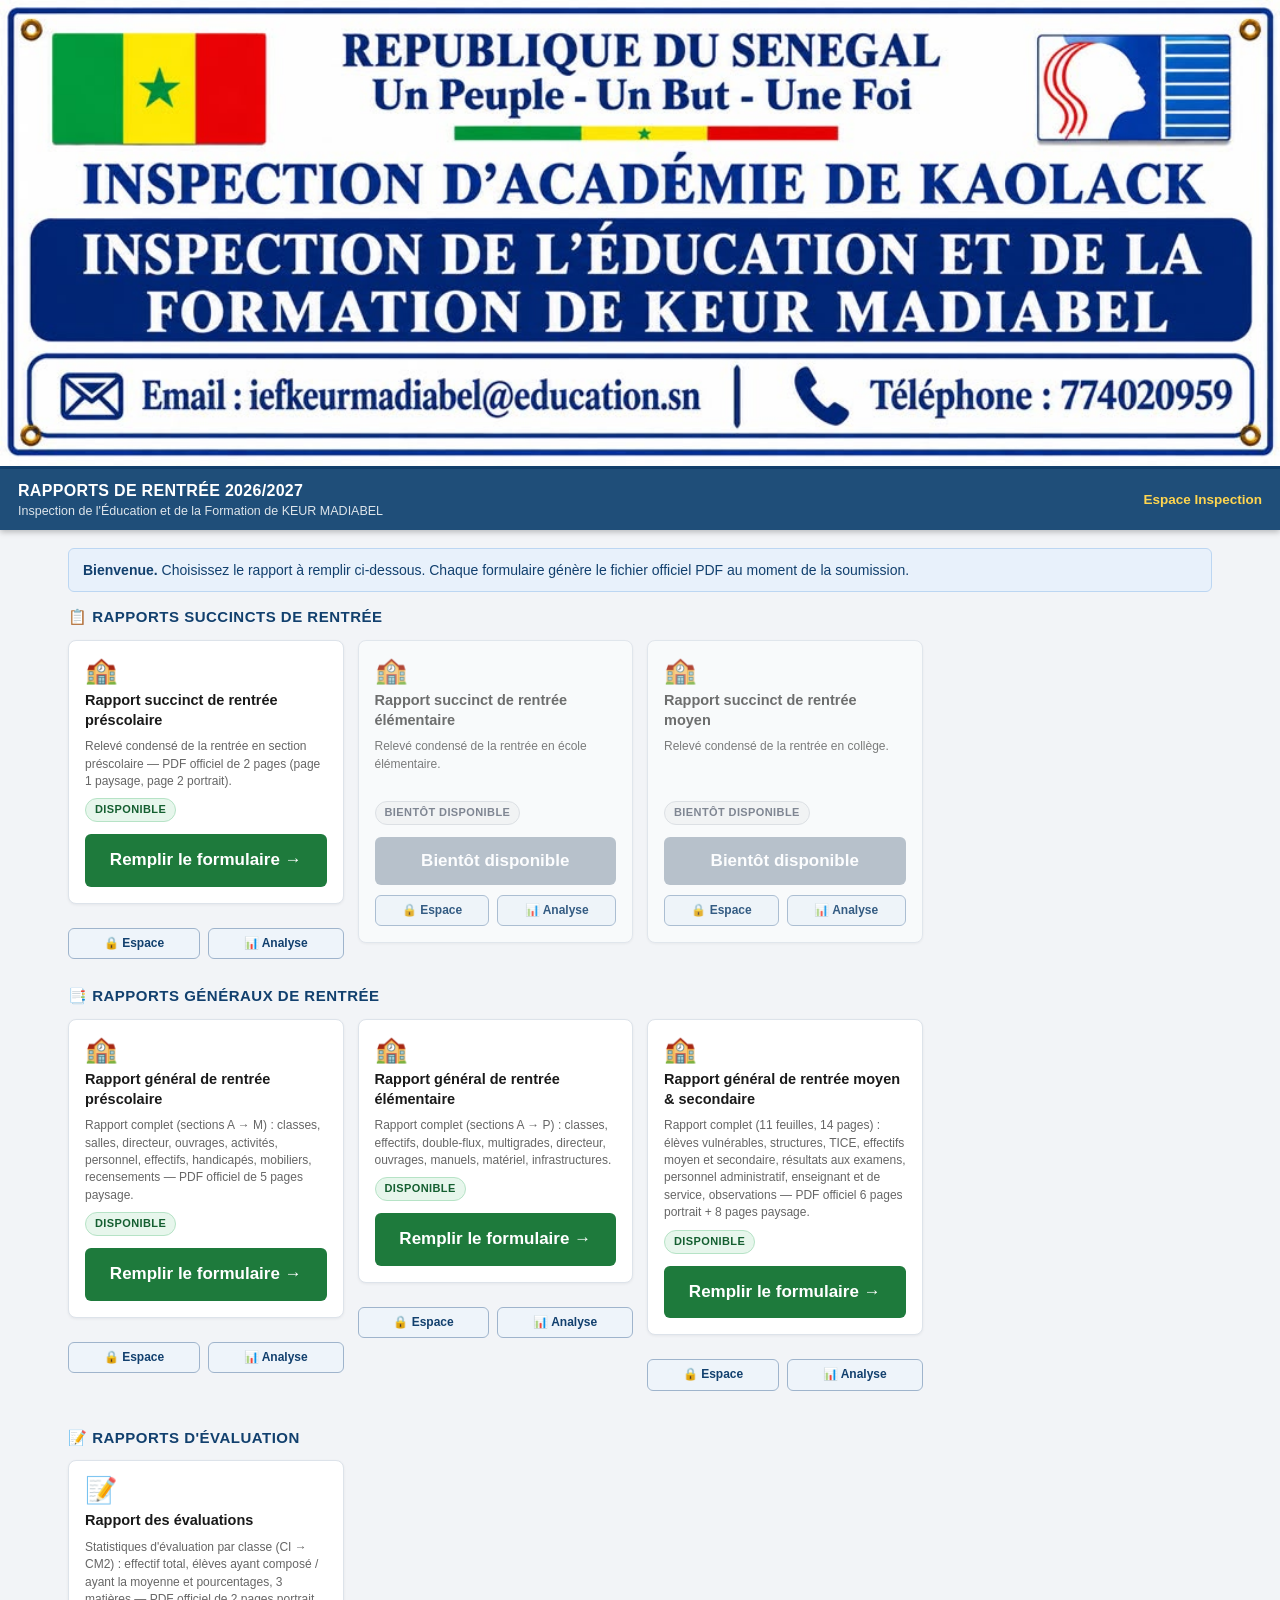
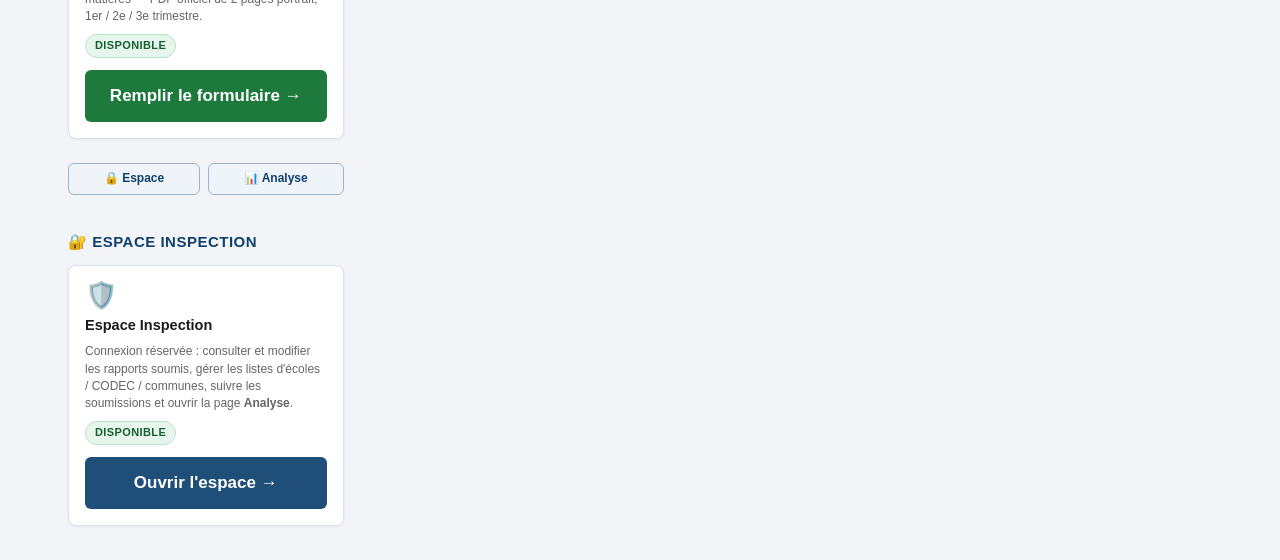
<file: index.html>
<!DOCTYPE html>
<html lang="fr">
<head>
<meta charset="utf-8">
<meta name="viewport" content="width=device-width, initial-scale=1">
<title>Accueil — Rapports de rentrée 2026/2027</title>
<link rel="stylesheet" href="assets/css/rapport.css">
<link rel="stylesheet" href="assets/css/app.css">
<style>
  /* --- Menu d'accueil : grille de cartes-boutons (HTML/CSS pur) --- */
  .bandeau-officiel {
    display: block; width: 100%; height: auto;
    border-bottom: 3px solid #12406e;
  }
  .menu-titre { margin: 26px 0 12px; font-size: 15px; letter-spacing: .5px;
                text-transform: uppercase; color: #12406e; }
  .menu-titre:first-of-type { margin-top: 6px; }
  .grille-menu {
    display: grid;
    grid-template-columns: repeat(auto-fill, minmax(250px, 1fr));
    gap: 14px;
  }
  .carte-menu {
    display: flex; flex-direction: column; gap: 8px;
    padding: 16px; text-align: left;
  }
  .carte-menu .icone { font-size: 26px; line-height: 1; }
  .carte-menu .nom { font-weight: 700; font-size: 14.5px; color: #1a1a1a;
                     line-height: 1.35; }
  .carte-menu .desc { font-size: 12px; color: #666; flex: 1; }
  .badge {
    display: inline-block; align-self: flex-start;
    font-size: 11px; font-weight: 700; letter-spacing: .4px;
    padding: 3px 9px; border-radius: 999px; text-transform: uppercase;
  }
  .badge.dispo   { background: #e7f6ec; color: #155f31; border: 1px solid #b6e3c6; }
  .badge.avenir  { background: #f1f2f4; color: #6b7280; border: 1px solid #d9dce1; }
  .carte-menu.avenir { background: #fafbfc; opacity: .85; }
  .carte-menu.avenir .nom { color: #555; }
  .lien-menu {
    display: block; text-decoration: none;
  }
  .lien-menu:focus { outline: 2px solid #173d61; outline-offset: 2px; }
  .btn-menu { margin-top: 4px; }
  /* Accès par type : Espace Inspection / Analyse de CE type */
  .lien-groupe { display: flex; flex-direction: column; gap: 0; }
  .liens-rapide {
    display: flex; gap: 8px; flex-wrap: wrap; margin-top: 2px;
  }
  .liens-rapide a {
    flex: 1 1 auto; text-align: center; text-decoration: none;
    font-size: 12px; font-weight: 700; padding: 6px 8px;
    border-radius: 6px; border: 1px solid #9fb4cc;
    background: #eef4fa; color: #12406e; white-space: nowrap;
  }
  .liens-rapide a:hover { background: #dceafa; }
  .espacement { height: 10px; }
</style>
</head>
<body>

<!-- Bandeau officiel de l'IEF Keur Madiabel -->
<img class="bandeau-officiel" src="assets/bandeau_ief.jpeg" width="1080" height="393"
     alt="République du Sénégal — Inspection d'Académie de Kaolack — Inspection de l'Éducation et de la Formation de Keur Madiabel">

<div class="topbar">
  <div>
    <h1>RAPPORTS DE RENTRÉE 2026/2027</h1>
    <div class="sous">Inspection de l'Éducation et de la Formation de KEUR MADIABEL</div>
  </div>
  <div class="spacer"></div>
  <a class="lien" href="admin.html">Espace Inspection</a>
</div>

<div class="conteneur">

  <div class="bandeau info">
    <b>Bienvenue.</b> Choisissez le rapport à remplir ci-dessous.
    Chaque formulaire génère le fichier officiel PDF au moment de la soumission.
  </div>

  <!-- ===================== RAPPORTS SUCCINCTS ===================== -->
  <h2 class="menu-titre">📋 Rapports succincts de rentrée</h2>
  <div class="grille-menu">

    <!-- Carte active : le lien principal ne peut pas englober les liens
         rapides (lien dans lien = invalide) → conteneur commun. -->
    <div class="lien-groupe" data-type="succinct-prescolaire">
      <a class="lien-menu" href="succinct-prescolaire.html">
        <div class="carte carte-menu">
          <span class="icone">🏫</span>
          <span class="nom">Rapport succinct de rentrée <b>préscolaire</b></span>
          <span class="desc">Relevé condensé de la rentrée en section
            préscolaire — PDF officiel de 2 pages (page 1 paysage,
            page 2 portrait).</span>
          <span class="badge dispo">Disponible</span>
          <span class="btn vert large btn-menu">Remplir le formulaire →</span>
        </div>
      </a>
      <div class="liens-rapide" style="margin-top:8px;">
        <a href="admin.html?type=succinct-prescolaire" title="Espace Inspection de ce type">🔒 Espace</a>
        <a href="analyse.html?type=succinct-prescolaire" title="Analyse de ce type">📊 Analyse</a>
      </div>
    </div>

    <div class="carte carte-menu avenir" data-type="succinct-elementaire">
      <span class="icone">🏫</span>
      <span class="nom">Rapport succinct de rentrée <b>élémentaire</b></span>
      <span class="desc">Relevé condensé de la rentrée en école élémentaire.</span>
      <span class="badge avenir">Bientôt disponible</span>
      <button class="btn gris large btn-menu" disabled>Bientôt disponible</button>
      <div class="liens-rapide">
        <a href="admin.html?type=succinct-elementaire" title="Espace Inspection de ce type">🔒 Espace</a>
        <a href="analyse.html?type=succinct-elementaire" title="Analyse de ce type">📊 Analyse</a>
      </div>
    </div>

    <div class="carte carte-menu avenir" data-type="succinct-moyen">
      <span class="icone">🏫</span>
      <span class="nom">Rapport succinct de rentrée <b>moyen</b></span>
      <span class="desc">Relevé condensé de la rentrée en collège.</span>
      <span class="badge avenir">Bientôt disponible</span>
      <button class="btn gris large btn-menu" disabled>Bientôt disponible</button>
      <div class="liens-rapide">
        <a href="admin.html?type=succinct-moyen" title="Espace Inspection de ce type">🔒 Espace</a>
        <a href="analyse.html?type=succinct-moyen" title="Analyse de ce type">📊 Analyse</a>
      </div>
    </div>

  </div>

  <!-- ===================== RAPPORTS GÉNÉRAUX ===================== -->
  <h2 class="menu-titre">📑 Rapports généraux de rentrée</h2>
  <div class="grille-menu">

    <!-- Carte active : le lien principal ne peut pas englober les liens
         rapides (lien dans lien = invalide) → conteneur commun. -->
    <div class="lien-groupe" data-type="general-prescolaire">
      <a class="lien-menu" href="general-prescolaire.html">
        <div class="carte carte-menu">
          <span class="icone">🏫</span>
          <span class="nom">Rapport général de rentrée <b>préscolaire</b></span>
          <span class="desc">Rapport complet (sections A → M) : classes,
            salles, directeur, ouvrages, activités, personnel, effectifs,
            handicapés, mobiliers, recensements — PDF officiel de 5 pages paysage.</span>
          <span class="badge dispo">Disponible</span>
          <span class="btn vert large btn-menu">Remplir le formulaire →</span>
        </div>
      </a>
      <div class="liens-rapide" style="margin-top:8px;">
        <a href="admin.html?type=general-prescolaire" title="Espace Inspection de ce type">🔒 Espace</a>
        <a href="analyse.html?type=general-prescolaire" title="Analyse de ce type">📊 Analyse</a>
      </div>
    </div>

    <!-- Carte active : le lien principal ne peut pas englober les liens
         rapides (lien dans lien = invalide) → conteneur commun. -->
    <div class="lien-groupe" data-type="general-elementaire">
      <a class="lien-menu" href="general-elementaire.html">
        <div class="carte carte-menu">
          <span class="icone">🏫</span>
          <span class="nom">Rapport général de rentrée <b>élémentaire</b></span>
          <span class="desc">Rapport complet (sections A → P) : classes, effectifs,
            double-flux, multigrades, directeur, ouvrages, manuels, matériel,
            infrastructures.</span>
          <span class="badge dispo">Disponible</span>
          <span class="btn vert large btn-menu">Remplir le formulaire →</span>
        </div>
      </a>
      <div class="liens-rapide" style="margin-top:8px;">
        <a href="admin.html?type=general-elementaire" title="Espace Inspection de ce type">🔒 Espace</a>
        <a href="analyse.html?type=general-elementaire" title="Analyse de ce type">📊 Analyse</a>
      </div>
    </div>

    <!-- Carte active : rapport général moyen & secondaire (14 pages). -->
    <div class="lien-groupe" data-type="general-moyen">
      <a class="lien-menu" href="general-moyen.html">
        <div class="carte carte-menu">
          <span class="icone">🏫</span>
          <span class="nom">Rapport général de rentrée <b>moyen &amp; secondaire</b></span>
          <span class="desc">Rapport complet (11 feuilles, 14 pages) : élèves
            vulnérables, structures, TICE, effectifs moyen et secondaire,
            résultats aux examens, personnel administratif, enseignant et de
            service, observations — PDF officiel 6 pages portrait + 8 pages
            paysage.</span>
          <span class="badge dispo">Disponible</span>
          <span class="btn vert large btn-menu">Remplir le formulaire →</span>
        </div>
      </a>
      <div class="liens-rapide" style="margin-top:8px;">
        <a href="admin.html?type=general-moyen" title="Espace Inspection de ce type">🔒 Espace</a>
        <a href="analyse.html?type=general-moyen" title="Analyse de ce type">📊 Analyse</a>
      </div>
    </div>

  </div>

  <div class="espacement"></div>

  <!-- ===================== RAPPORTS D'ÉVALUATION ===================== -->
  <h2 class="menu-titre">📝 Rapports d'évaluation</h2>
  <div class="grille-menu">

    <!-- Carte active : le lien principal ne peut pas englober les liens
         rapides (lien dans lien = invalide) → conteneur commun. -->
    <div class="lien-groupe" data-type="evaluations">
      <a class="lien-menu" href="evaluations.html">
        <div class="carte carte-menu">
          <span class="icone">📝</span>
          <span class="nom">Rapport des <b>évaluations</b></span>
          <span class="desc">Statistiques d'évaluation par classe (CI → CM2) :
            effectif total, élèves ayant composé / ayant la moyenne et
            pourcentages, 3 matières — PDF officiel de 2 pages portrait,
            1er / 2e / 3e trimestre.</span>
          <span class="badge dispo">Disponible</span>
          <span class="btn vert large btn-menu">Remplir le formulaire →</span>
        </div>
      </a>
      <div class="liens-rapide" style="margin-top:8px;">
        <a href="admin.html?type=evaluations" title="Espace Inspection de ce type">🔒 Espace</a>
        <a href="analyse.html?type=evaluations" title="Analyse de ce type">📊 Analyse</a>
      </div>
    </div>

  </div>

  <div class="espacement"></div>

  <!-- ===================== ESPACE INSPECTION ===================== -->
  <h2 class="menu-titre">🔐 Espace Inspection</h2>
  <div class="grille-menu">
    <a class="lien-menu" href="admin.html">
      <div class="carte carte-menu">
        <span class="icone">🛡️</span>
        <span class="nom">Espace Inspection</span>
        <span class="desc">Connexion réservée : consulter et modifier les rapports
          soumis, gérer les listes d'écoles / CODEC / communes, suivre les
          soumissions et ouvrir la page <b>Analyse</b>.</span>
        <span class="badge dispo">Disponible</span>
        <span class="btn large btn-menu">Ouvrir l'espace →</span>
      </div>
    </a>
  </div>

</div>

<script src="assets/js/config.js"></script>
<script>
/* Accès rapide : si une saisie est en cours (brouillon), le proposer. */
(function () {
  "use strict";
  var b = null;
  try { b = localStorage.getItem(window.RR_CONFIG.LS_BROUILLON); } catch (e) {}
  if (!b) { return; }
  var bandeau = document.querySelector(".bandeau.info");
  if (!bandeau) { return; }
  var lien = document.createElement("div");
  lien.className = "mt";
  lien.innerHTML = "✏️ Une saisie est en cours sur cet appareil — " +
    "<a href=\"general-elementaire.html\"><b>reprendre le brouillon →</b></a>";
  bandeau.appendChild(lien);
}());
</script>

<script>
/* --- Visibilité des cartes sur l'accueil --------------------------------
   La table Supabase `type_visibilite` liste les types que l'Espace
   Inspection a masqués (bouton « Masquer de l'accueil »). Lecture
   anonyme via l'API REST : ni client Supabase, ni script ajouté.
   Un type absent de la table est ACTIF (défaut) et l'échec quelconque
   (réseau, table non migrée, timeout) laisse tout affiché : une base
   indisponible ne vide ni ne bloque jamais la page d'accueil. */
(function () {
  "use strict";
  var CFG = window.RR_CONFIG || {};
  if (!CFG.SUPABASE_URL || !CFG.SUPABASE_ANON_KEY) { return; }
  var cartes = document.querySelectorAll("[data-type]");
  if (!cartes.length) { return; }

  function appliquer(off) {
    var i, j, g, titre, etat;
    for (i = 0; i < cartes.length; i++) {
      if (off[cartes[i].getAttribute("data-type")]) {
        cartes[i].style.display = "none";
      }
    }
    /* Section entièrement masquée : son titre disparaît aussi. */
    var grilles = document.querySelectorAll(".grille-menu");
    for (i = 0; i < grilles.length; i++) {
      g = grilles[i];
      if (!g.querySelector("[data-type]")) { continue; }
      etat = g.querySelectorAll("[data-type]");
      for (j = 0; j < etat.length; j++) {
        if (etat[j].style.display !== "none") { break; }
      }
      if (j === etat.length) {
        g.style.display = "none";
        titre = g.previousElementSibling;
        if (titre && titre.classList.contains("menu-titre")) {
          titre.style.display = "none";
        }
      }
    }
  }

  var controle = (typeof AbortController !== "undefined")
    ? new AbortController() : null;
  if (controle) {
    setTimeout(function () { controle.abort(); }, 5000);
  }
  fetch(CFG.SUPABASE_URL + "/rest/v1/type_visibilite?select=type,actif", {
    headers: { apikey: CFG.SUPABASE_ANON_KEY,
               Authorization: "Bearer " + CFG.SUPABASE_ANON_KEY },
    signal: controle ? controle.signal : undefined
  })
    .then(function (r) { return r.ok ? r.json() : []; })
    .then(function (lignes) {
      var off = {};
      (lignes || []).forEach(function (l) {
        if (l && l.actif === false) { off[l.type] = true; }
      });
      appliquer(off);
    })
    .catch(function () { /* fail-open : l'accueil reste complet */ });
}());
</script>

</body>
</html>
</file>
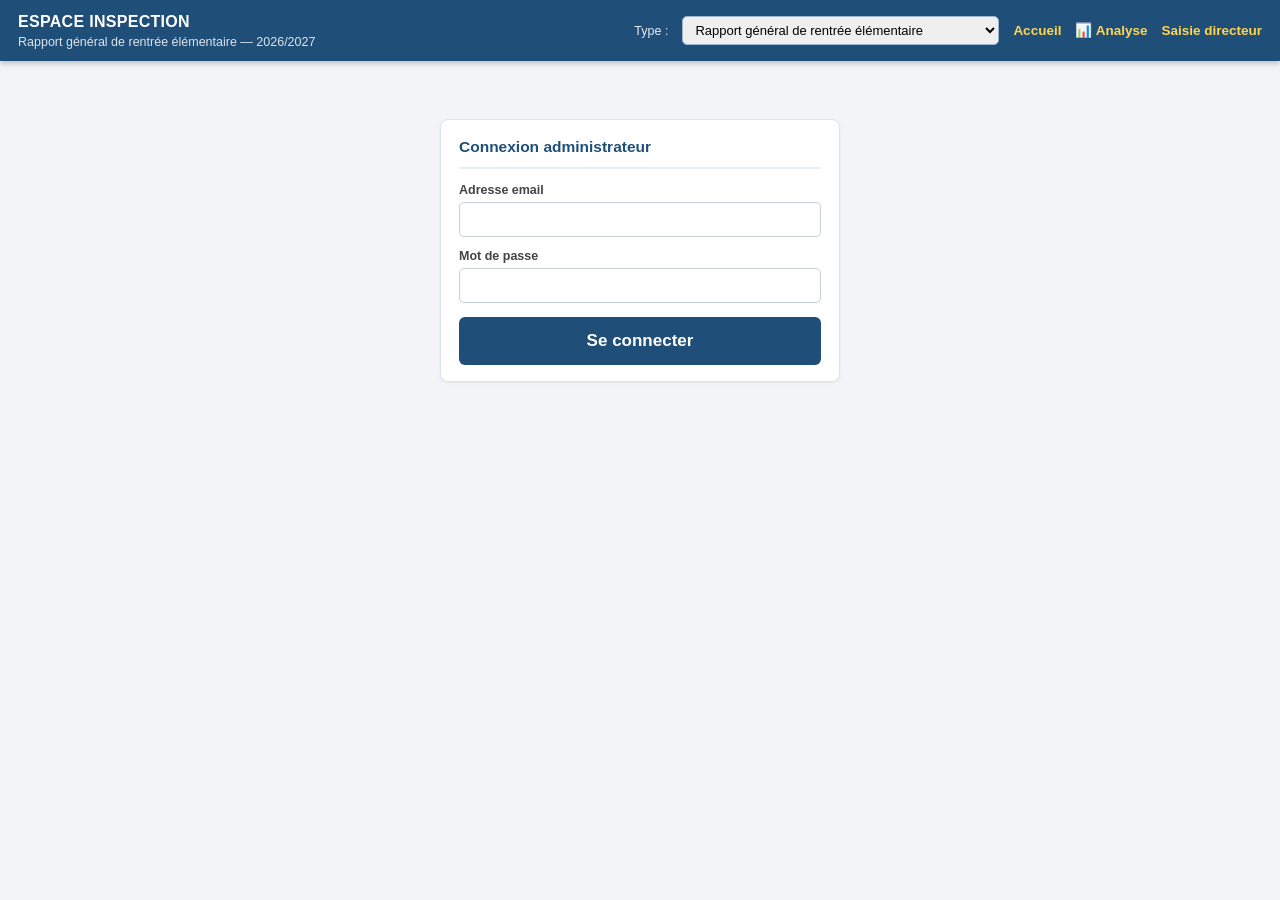
<file: admin.html>
<!DOCTYPE html>
<html lang="fr">
<head>
<meta charset="utf-8">
<meta name="viewport" content="width=device-width, initial-scale=1">
<title>Espace Inspection — Rapport de rentrée</title>
<link rel="stylesheet" href="assets/css/rapport.css">
<link rel="stylesheet" href="assets/css/app.css">
</head>
<body>

<div class="topbar">
  <div>
    <h1>ESPACE INSPECTION</h1>
    <div class="sous" id="sous-type">Suivi des rapports de rentrée — 2026/2027</div>
  </div>
  <div class="spacer"></div>
  <!-- Sélecteur de type : chaque type a son propre espace (?type=<id>) -->
  <label class="sous" for="select-type" style="opacity:.9;">Type :</label>
  <select id="select-type" title="Choisir le type de rapport"
          style="padding:5px 8px; border-radius:5px; border:1px solid #9fb4cc;
                 font-size:13px; max-width:330px;"></select>
  <!-- Visibilité du type courant sur la page d'accueil (table
       type_visibilite) — visible uniquement après connexion -->
  <button class="btn gris petit" id="btn-visibilite"
          style="display:none;">👁 Masquer de l'accueil</button>
  <a class="lien" href="index.html">Accueil</a>
  <!-- Page Analyse : toujours visible — analyse.html renvoie « Accès réservé »
       si non connecté (afficherAdmin ne le fait plus manquer). -->
  <a class="lien" id="lien-analyse" href="analyse.html">📊 Analyse</a>
  <a class="lien" id="lien-saisie" href="general-elementaire.html">Saisie directeur</a>
</div>

<div class="conteneur">

  <!-- ================= CONNEXION ================= -->
  <div class="connexion carte" id="zone-connexion">
    <h2>Connexion administrateur</h2>
    <div id="msg-connexion" class="bandeau info" style="display:none;"></div>
    <div class="champs">
      <div class="champ large">
        <label for="email">Adresse email</label>
        <input type="email" id="email" autocomplete="username">
      </div>
      <div class="champ large">
        <label for="mdp">Mot de passe</label>
        <input type="password" id="mdp" autocomplete="current-password">
      </div>
    </div>
    <button class="btn large mt" id="btn-connexion">Se connecter</button>
  </div>

  <!-- ================= TABLEAU DE BORD ================= -->
  <div id="zone-admin" style="display:none;">

    <div class="stats" id="stats"></div>

    <div class="carte">
      <div style="display:flex; align-items:center; gap:10px; flex-wrap:wrap;">
        <h2 style="margin:0; border:none; padding:0; flex:1;">
          Écoles ayant soumis leur rapport
        </h2>
        <input type="search" id="recherche" placeholder="Rechercher une école…"
               style="padding:8px 10px; border:1px solid #c7ced7; border-radius:5px; min-width:220px;">
        <button class="btn gris petit" id="btn-rafraichir">↻ Actualiser</button>
        <button class="btn gris petit" id="btn-xlsx">⬇ Export XLSX</button>
        <button class="btn gris petit" id="btn-deconnexion">Déconnexion</button>
      </div>
      <div id="msg-admin" class="bandeau info mt"></div>
      <div class="table-defilement">
        <table class="tableau" id="tableau">
          <thead>
            <tr>
              <th>École</th>
              <th style="width:150px;">Code</th>
              <th style="width:150px;">Dernière maj.</th>
              <th style="width:345px;">Actions</th>
            </tr>
          </thead>
          <tbody></tbody>
        </table>
      </div>
    </div>

    <!-- ============ LISTES DES ÉCOLES ET DES CODEC ============ -->
    <div class="carte" id="zone-listes" style="display:none;">
      <div style="display:flex; align-items:center; gap:10px; flex-wrap:wrap;">
        <h2 style="margin:0; border:none; padding:0; flex:1;">
          Listes des écoles, CODEC et établissements
        </h2>
        <button class="btn gris petit" id="btn-listes-rafraichir">↻ Actualiser</button>
      </div>
      <div class="aide mt">
        Ces listes alimentent les listes déroulantes des formulaires du
        directeur (écoles, CODEC, communes, préscolaire, moyen). Une valeur
        absente de sa liste ne pourra pas être soumise.
      </div>
      <div id="msg-listes" class="bandeau info mt" style="display:none;"></div>

      <div class="listes-deux">
        <div class="liste-colonne" data-type="ecole">
          <div class="liste-entete">
            <b id="nb-ecoles">—</b> école(s)
          </div>
          <input type="search" class="liste-recherche" data-type="ecole"
                 placeholder="Rechercher une école…">
          <div class="liste-ajout">
            <input type="text" data-ajout="ecole" maxlength="90"
                   placeholder="Ajouter une école…"
                   aria-label="Nouvelle école">
            <button class="btn vert petit" data-ajout-btn="ecole">＋ Ajouter</button>
          </div>
          <ul class="liste-items" id="items-ecoles"></ul>
        </div>

        <div class="liste-colonne" data-type="codec">
          <div class="liste-entete">
            <b id="nb-codecs">—</b> CODEC
          </div>
          <input type="search" class="liste-recherche" data-type="codec"
                 placeholder="Rechercher un CODEC…">
          <div class="liste-ajout">
            <input type="text" data-ajout="codec" maxlength="90"
                   placeholder="Ajouter un CODEC…"
                   aria-label="Nouveau CODEC">
            <button class="btn vert petit" data-ajout-btn="codec">＋ Ajouter</button>
          </div>
          <ul class="liste-items" id="items-codecs"></ul>
        </div>

        <div class="liste-colonne" data-type="commune">
          <div class="liste-entete">
            <b id="nb-communes">—</b> commune(s)
          </div>
          <input type="search" class="liste-recherche" data-type="commune"
                 placeholder="Rechercher une commune…">
          <div class="liste-ajout">
            <input type="text" data-ajout="commune" maxlength="90"
                   placeholder="Ajouter une commune…"
                   aria-label="Nouvelle commune">
            <button class="btn vert petit" data-ajout-btn="commune">＋ Ajouter</button>
          </div>
          <ul class="liste-items" id="items-communes"></ul>
        </div>

        <!-- 4ᵉ liste : écoles PRÉSCOLAIRES (rapport succinct préscolaire) -->
        <div class="liste-colonne" data-type="ecole_prescolaire">
          <div class="liste-entete">
            <b id="nb-prescolaires">—</b> école(s) préscolaire(s)
          </div>
          <input type="search" class="liste-recherche" data-type="ecole_prescolaire"
                 placeholder="Rechercher une école préscolaire…">
          <div class="liste-ajout">
            <input type="text" data-ajout="ecole_prescolaire" maxlength="90"
                   placeholder="Ajouter une école préscolaire…"
                   aria-label="Nouvelle école préscolaire">
            <button class="btn vert petit" data-ajout-btn="ecole_prescolaire">＋ Ajouter</button>
          </div>
          <ul class="liste-items" id="items-prescolaires"></ul>
        </div>

        <!-- 5ᵉ liste : établissements MOYENS & SECONDAIRES (CEM, lycées, CFA) -->
        <div class="liste-colonne" data-type="ecole_moyen">
          <div class="liste-entete">
            <b id="nb-moyens">—</b> établissement(s) moyen(s)
          </div>
          <input type="search" class="liste-recherche" data-type="ecole_moyen"
                 placeholder="Rechercher un CEM, lycée ou CFA…">
          <div class="liste-ajout">
            <input type="text" data-ajout="ecole_moyen" maxlength="90"
                   placeholder="Ajouter un établissement moyen…"
                   aria-label="Nouvel établissement moyen">
            <button class="btn vert petit" data-ajout-btn="ecole_moyen">＋ Ajouter</button>
          </div>
          <ul class="liste-items" id="items-moyens"></ul>
        </div>
      </div>
    </div>

    <!-- Aperçu du rapport sélectionné -->
    <div class="carte" id="zone-apercu" style="display:none;">
      <h2 id="titre-apercu">Aperçu</h2>
      <div style="display:flex; gap:10px; flex-wrap:wrap;" class="mb">
        <button class="btn vert" id="btn-pdf">⬇ Télécharger le PDF (7 pages)</button>
        <button class="btn gris" id="btn-fermer">Fermer l'aperçu</button>
      </div>
      <div class="apercu-wrap" id="apercu"></div>
    </div>

  </div>
</div>

<div class="progression" id="progression">
  <div id="prog-texte">Traitement…</div>
  <div class="barre-interne"><div id="prog-barre"></div></div>
</div>

<!-- jsPDF + html2canvas : chargés à la demande par assets/js/pdf.js -->
<script src="assets/vendor/supabase.min.js"></script>
<script src="assets/js/config.js"></script>
<script src="assets/js/lib.js"></script>
<script src="assets/js/rapport.js"></script>
<script src="assets/js/pdf.js"></script>
<script src="assets/js/db.js"></script>
<script src="assets/js/ecoles.js"></script>
<script src="assets/js/champs.js"></script>
<!-- Le modèle dédié d'un type (assets/js/rapport-succinct.js) est chargé
     À LA DEMANDE (voir chargerModele) : cet espace ne gagne aucun octet
     tant qu'aucun rapport de ce type n'est affiché. -->
<!-- SheetJS + en-têtes du modèle + export : chargés à la demande
     au clic sur « Export XLSX » (voir le handler btn-xlsx) -->
<script>
(function () {
  "use strict";
  var ctxCourant = null;
  var codeApercu = null;
  var lignes = [];
  var $ = function (id) { return document.getElementById(id); };

  /* ---------------- TYPE DE RAPPORT ----------------
     L'espace Inspection est partagé : ?type=<id> choisit le type affiché
     (défaut = general-elementaire). Titre, liens et lectures suivent. */
  var TYPE = window.RRdb.typeDepuisUrl();
  window.RR_TYPE = TYPE;
  var TYPES = (window.RR_CONFIG && window.RR_CONFIG.TYPES) || [];
  function infoType(id) {
    for (var i = 0; i < TYPES.length; i++) {
      if (TYPES[i].id === id) { return TYPES[i]; }
    }
    return { id: id, nom: id, form: "" };
  }
  var typeInfo = infoType(TYPE);
  /* Capacités du type (config.js TYPES) : pdf / xlsx / analyse / pages /
     form / modif — chaque espace Inspection n'affiche que ce que son
     type sait faire. */
  var modeleOk = typeInfo.pdf === true;      /* gabarit PDF (Voir / PDF) */
  var xlsxOk = typeInfo.xlsx === true;       /* export XLSX du modèle */
  var formOk = !!typeInfo.form;              /* formulaire de saisie */

  /* Modèle du rapport : registre RR_MODELES[type] (rapport-succinct.js),
     sinon le modèle élémentaire de rapport.js. */
  function modeleDe() {
    var m = (window.RR_MODELES || {})[TYPE];
    return m || { buildContext: window.RR.buildContext,
                  renderPreview: window.RR.renderPreview,
                  fitPreview: window.RR.fitPreview };
  }

  /* Modèle DÉDIÉ chargé à la demande : seule une page dont le gabarit
     n'est pas celui de rapport.js (typeInfo.modele) déclenche le
     téléchargement. Espace élémentaire = aucun octet supplémentaire. */
  async function modelePret() {
    if (typeInfo.modele && !(window.RR_MODELES || {})[TYPE]) {
      await window.RR.chargerScripts([typeInfo.modele]);
    }
    if (!(window.RR_MODELES || {})[TYPE] && typeInfo.modele) {
      throw new Error("Modèle du rapport indisponible (" +
                      typeInfo.modele + ").");
    }
    return modeleDe();
  }

  (function initType() {
    document.title = "Espace Inspection — " + typeInfo.nom;
    $("sous-type").textContent = typeInfo.nom + " — 2026/2027";
    var sel = $("select-type");
    sel.innerHTML = TYPES.map(function (t) {
      return '<option value="' + t.id + '"' + (t.id === TYPE ? " selected" : "") +
             ">" + window.RR.esc(t.nom) + "</option>";
    }).join("");
    sel.addEventListener("change", function () {
      location.href = "admin.html?type=" + encodeURIComponent(this.value);
    });
    /* Lien Analyse : même type */
    $("lien-analyse").setAttribute("href",
      "analyse.html?type=" + encodeURIComponent(TYPE));
    /* Saisie directeur : formulaire du type, sinon retour accueil */
    var saisie = $("lien-saisie");
    if (typeInfo.form) {
      saisie.setAttribute("href", typeInfo.form);
      saisie.textContent = "Saisie directeur";
    } else {
      saisie.setAttribute("href", "index.html");
      saisie.textContent = "Formulaire à venir";
      saisie.title = "Le formulaire « " + typeInfo.nom + " » n'est pas encore disponible.";
    }
    /* Libellé du bouton PDF : nombre de pages du gabarit du type */
    $("btn-pdf").textContent = "⬇ Télécharger le PDF (" +
      (typeInfo.pages || 7) + " pages)";
    /* Export XLSX : classeur câblé sur le modèle général élémentaire.
       Pour le rapport général moyen & secondaire, l'export XLSX est
       volontairement supprimé (le PDF officiel 14 pages le remplace) :
       on masque le bouton au lieu de le laisser grisé. */
    if (!xlsxOk) {
      var x = $("btn-xlsx");
      if (TYPE === "general-moyen") {
        x.disabled = true;
        x.style.display = "none";
      } else {
        x.disabled = true;
        x.title = "Export XLSX indisponible pour « " + typeInfo.nom +
                  " » (modèle en préparation).";
      }
    }
  }());

  function msg(id, classe, texte) {
    var el = $(id);
    el.className = "bandeau " + classe;
    el.innerHTML = texte;
    el.style.display = "block";
  }

  function progres(texte, pct) {
    $("progression").classList.add("visible");
    $("prog-texte").textContent = texte;
    $("prog-barre").style.width = (pct || 0) + "%";
  }
  function finProgres() {
    $("progression").classList.remove("visible");
    $("prog-barre").style.width = "0%";
  }

  /* ---------------- CONNEXION ---------------- */
  async function demarrer() {
    if (!window.RRdb.actif()) {
      $("zone-connexion").style.display = "none";
      var d = document.createElement("div");
      d.className = "bandeau warn";
      d.innerHTML = "<b>Supabase non configuré.</b> Renseignez " +
        "<span class='mono'>SUPABASE_URL</span> et " +
        "<span class='mono'>SUPABASE_ANON_KEY</span> dans " +
        "<span class='mono'>assets/js/config.js</span>, puis exécutez " +
        "<span class='mono'>supabase/schema.sql</span>.";
      $("zone-admin").style.display = "block";
      $("zone-admin").insertBefore(d, $("zone-admin").firstChild);
      $("stats").style.display = "none";
      return;
    }
    var user = await window.RRdb.utilisateur();
    if (user) {
      /* Déjà connecté : on masque le formulaire de connexion, sinon les
         deux zones s'affichent en même temps au chargement. */
      $("zone-connexion").style.display = "none";
      afficherAdmin();
    } else {
      $("zone-connexion").style.display = "block";
    }
  }

  $("btn-connexion").addEventListener("click", async function () {
    var btn = this;
    btn.disabled = true;
    try {
      await window.RRdb.connexion($("email").value.trim(), $("mdp").value);
      $("zone-connexion").style.display = "none";
      afficherAdmin();
    } catch (e) {
      msg("msg-connexion", "erreur", "<b>Échec :</b> " + window.RR.esc(e.message));
    } finally {
      btn.disabled = false;
    }
  });

  $("btn-deconnexion").addEventListener("click", async function () {
    await window.RRdb.deconnexion();
    location.reload();
  });

  /* ---------------- LISTE ---------------- */
  async function afficherAdmin() {
    /* La page d'analyse n'est accessible qu'une fois la session ouverte. */
    $("lien-analyse").style.display = "";
    $("zone-admin").style.display = "block";
    chargerVisibilite();
    await chargerListe();
    chargerListesAdmin();
    var attente = window.RRdb.attente();
    if (attente) {
      msg("msg-admin", "warn",
          "<b>" + attente + " soumission(s)</b> en attente d'envoi sur cet appareil.");
      window.RRdb.viderFile().then(function () { chargerListe(); });
    }
  }

  /* ---------------- VISIBILITÉ SUR L'ACCUEIL ----------------
     Table `type_visibilite` : masquer le type courant ne touche ni à
     l'Espace Inspection, ni aux URLs directes (formulaire / Analyse) —
     seule sa carte disparaît de la page d'accueil, pour tous les
     visiteurs. Un type absent de la table est actif (défaut). */
  function majBoutonVisibilite(estActif) {
    var b = $("btn-visibilite");
    b.style.display = "";
    b.textContent = estActif ? "👁 Masquer de l'accueil"
                             : "👁 Afficher sur l'accueil";
    b.title = estActif
      ? "Retirer la carte « " + typeInfo.nom + " » de la page d'accueil."
      : "Réafficher la carte « " + typeInfo.nom + " » sur la page d'accueil.";
    b.setAttribute("data-actif", estActif ? "1" : "0");
  }

  async function chargerVisibilite() {
    try {
      var etats = await window.RRdb.visibilite();
      majBoutonVisibilite(etats[TYPE] !== false);
    } catch (e) {
      /* Table non migrée ou base injoignable : état par défaut (actif).
         La bascule affichera alors le message invitant à exécuter
         supabase/migration_visibilite.sql. */
      majBoutonVisibilite(true);
    }
  }

  $("btn-visibilite").addEventListener("click", async function () {
    var b = this;
    var cible = b.getAttribute("data-actif") !== "1";
    if (!cible && !window.confirm(
        "Masquer « " + typeInfo.nom + " » de la page d'accueil ?\n" +
        "Les visiteurs ne verront plus cette carte tant que vous ne la " +
        "réafficherez pas.")) {
      return;
    }
    b.disabled = true;
    try {
      await window.RRdb.basculerVisibilite(TYPE, cible);
      majBoutonVisibilite(cible);
      msg("msg-admin", cible ? "ok" : "info",
          cible ? "👁 <b>" + window.RR.esc(typeInfo.nom) +
                   "</b> est de nouveau visible sur la page d'accueil."
                : "👁 <b>" + window.RR.esc(typeInfo.nom) +
                   "</b> n'apparaît plus sur la page d'accueil.");
    } catch (e) {
      msg("msg-admin", "erreur",
          "<b>Impossible de modifier la visibilité :</b> " +
          window.RR.esc(e.message));
    } finally {
      b.disabled = false;
    }
  });

  async function chargerListe() {
    msg("msg-admin", "info", "Chargement…");
    try {
      lignes = await window.RRdb.lister(TYPE);
      msg("msg-admin", lignes.length ? "ok" : "info",
          lignes.length
            ? "<b>" + lignes.length + " école(s)</b> ont soumis leur rapport."
            : "<b>Aucun rapport</b> de ce type pour l'instant.");
      afficherTableau("");
      afficherStats();
    } catch (e) {
      msg("msg-admin", "erreur",
          "<b>Impossible de lire la base :</b> " + window.RR.esc(e.message));
    }
  }

  /* --- « En attente d'envoi » = écoles de la liste (table `listes`) qui
         n'ont AUCUN rapport en base. La comparaison se fait sur le nom
         normalisé (ni casse, ni accents, ni espaces multiples), comme pour
         les doublons. Un rapport dont l'école a été retirée de la liste
         compte comme DÉCLARÉ, jamais comme en attente. --- */
  function ecolesSoumises() {
    var norm = window.RRdb.normaliserListe;
    var vues = Object.create(null);
    for (var i = 0; i < lignes.length; i++) {
      vues[norm(lignes[i].ecole_nom || lignes[i].ecole_code)] = true;
    }
    return vues;
  }

  /* Écoles du type courant : RR_ECOLES (élémentaire) ou la liste fermée
     déclarée dans config.js TYPES (ex. RR_ECOLES_PRESCOLAIRE). */
  function ecolesDuType() {
    var cle = typeInfo.ecoles || "RR_ECOLES";
    return window[cle] || window.RR_ECOLES || [];
  }

  function afficherStats() {
    var norm = window.RRdb.normaliserListe;
    var vues = ecolesSoumises();
    var ecoles = ecolesDuType();
    var restantes = 0;
    for (var i = 0; i < ecoles.length; i++) {
      if (!vues[norm(ecoles[i])]) { restantes++; }
    }
    var dernier = lignes.length ? lignes[0].maj_le : null;
    /* Hors-ligne, la liste vient du cache ou de ecoles.js : on le signale.
       Tant que le premier chargement n'a pas abouti (""), pas de mention. */
    var mention = (listesSource === "cache" || listesSource === "fallback")
      ? " (liste locale)" : "";

    $("stats").innerHTML =
      '<div class="stat"><div class="valeur">' + lignes.length +
        '</div><div class="libelle">Écoles déclarées</div></div>' +
      '<div class="stat"><div class="valeur">' + restantes +
        '</div><div class="libelle">En attente d\'envoi' + mention +
        '</div></div>' +
      '<div class="stat"><div class="valeur">' +
        (dernier ? new Date(dernier).toLocaleDateString("fr-FR") : "—") +
        '</div><div class="libelle">Dernière soumission</div></div>' +
      '<div class="stat"><div class="valeur">' +
        window.RRdb.attente() +
        '</div><div class="libelle">File locale</div></div>';
  }

  function afficherTableau(filtre) {
    var tb = $("tableau").querySelector("tbody");
    var f = (filtre || "").trim().toLowerCase();
    var liste = lignes.filter(function (l) {
      return !f || (l.ecole_nom || "").toLowerCase().indexOf(f) !== -1 ||
                  (l.ecole_code || "").toLowerCase().indexOf(f) !== -1;
    });
    if (!liste.length) {
      tb.innerHTML = '<tr><td colspan="4" class="center petit">' +
        (lignes.length
          ? "Aucune école ne correspond."
          : "Aucun rapport de ce type n'a encore été déposé.") +
        "</td></tr>";
      return;
    }
    tb.innerHTML = liste.map(function (l) {
      var d = l.maj_le ? new Date(l.maj_le).toLocaleString("fr-FR") : "—";
      var code = window.RR.esc(l.ecole_code);
      var nom = window.RR.esc(l.ecole_nom || l.ecole_code);
      /* Actions selon les capacités du type (config.js TYPES) :
         Voir / PDF → typeInfo.pdf ; Modifier → typeInfo.form. */
      var actions = "";
      if (modeleOk) {
        actions += "<button class='btn petit' data-act='voir' data-code='" + code +
            "'>Voir / PDF</button> ";
      }
      if (formOk) {
        actions += "<button class='btn petit' data-act='modifier' data-code='" +
            code + "' title='Modifier ce rapport puis régénérer le PDF'>" +
            "✏ Modifier</button> ";
      }
      if (!modeleOk && !formOk) {
        actions += "<span class='petit' title='Gabarit à venir pour ce type " +
            "de rapport'>PDF / modification à venir</span> ";
      }
      return "<tr>" +
        "<td><b>" + nom + "</b></td>" +
        "<td class='mono'>" + code + "</td>" +
        "<td>" + window.RR.esc(d) + "</td>" +
        "<td>" +
          actions +
          "<button class='btn rouge petit' data-act='supprimer' data-code='" + code +
            "' data-nom='" + nom + "' title='Supprimer définitivement ce rapport'>" +
            "🗑 Supprimer</button>" +
        "</td>" +
      "</tr>";
    }).join("");
  }

  $("recherche").addEventListener("input", function () {
    afficherTableau(this.value);
  });
  $("btn-rafraichir").addEventListener("click", chargerListe);

  /* ---------------- EXPORT XLSX ----------------
     Deux classeurs selon le type (config.js TYPES) :
       - xlsx_js renseigné → modèle OFFICIEL du type, chargé à la demande
         (succinct préscolaire : 3 feuilles, assets/js/xlsx-succinct.js) ;
       - sinon → classeur élémentaire de 8 feuilles (xlsx-modele.js +
         xlsx-export.js).
     Construit à partir des rapports complets lus en base, sous la session
     Inspection déjà connectée. */
  $("btn-xlsx").addEventListener("click", async function () {
    var btn = this;
    btn.disabled = true;
    try {
      if (!lignes.length) {
        msg("msg-admin", "warn", "Aucun rapport à exporter.");
        return;
      }
      await modelePret();
      progres("Chargement du module XLSX…", 10);
      var scripts = ["assets/vendor/xlsx.full.min.js"];
      if (Array.isArray(typeInfo.xlsx_js)) {
        scripts = scripts.concat(typeInfo.xlsx_js);
      } else if (typeInfo.xlsx_js) {
        scripts.push(typeInfo.xlsx_js);
      } else {
        scripts.push("assets/js/xlsx-modele.js", "assets/js/xlsx-export.js");
      }
      await window.RR.chargerScripts(scripts);
      progres("Lecture des rapports…", 25);
      var complets = await window.RRdb.listerComplets(TYPE);
      if (!complets.length) {
        msg("msg-admin", "warn", "Aucun rapport à exporter.");
        return;
      }
      progres("Création du classeur XLSX…", 70);
      var moduleXlsx = window.RR.xlsxGeneralPrescolaire ||
                       window.RR.xlsxPrescolaire;
      var res = typeInfo.xlsx_js
        ? moduleXlsx.creer(complets)
        : window.RR.xlsx.creer(complets);
      var nom = typeof res === "string" ? res : res.nom;
      var nbFeuilles = typeof res === "string" ? 8 : (res.feuilles || 3);
      msg("msg-admin", "ok", "Export téléchargé : <b>" +
          window.RR.esc(nom) + "</b> (" + complets.length +
          " rapport(s), " + nbFeuilles + " feuilles).");
    } catch (e) {
      msg("msg-admin", "erreur", window.RR.esc(e.message));
    } finally {
      finProgres();
      btn.disabled = false;
    }
  });

  $("tableau").addEventListener("click", async function (ev) {
    var btn = ev.target.closest("button[data-code]");
    if (!btn) { return; }
    var act = btn.getAttribute("data-act") || "voir";
    var code = btn.getAttribute("data-code");
    btn.disabled = true;
    try {
      if (act === "supprimer") {
        await supprimerRapport(code, btn.getAttribute("data-nom") || code);
      } else if (act === "modifier") {
        await modifierRapport(code);
      } else {
        var ligne = await window.RRdb.obtenir(code, TYPE);
        if (!ligne || !ligne.donnees) { throw new Error("Rapport introuvable."); }
        await ouvrirApercu(ligne);
      }
    } catch (e) {
      msg("msg-admin", "erreur", window.RR.esc(e.message));
    } finally {
      btn.disabled = false;
    }
  });

  /* ---------------- SUPPRESSION ---------------- */
  async function supprimerRapport(code, nom) {
    var confirme = confirm(
      "⚠ SUPPRIMER CE RAPPORT\n\n" +
      "École : " + nom + "\n" +
      "Code  : " + code + "\n\n" +
      "OK     → supprimer définitivement le rapport de cette école\n" +
      "Annuler → conserver le rapport"
    );
    if (!confirme) {
      msg("msg-admin", "info",
          "Suppression annulée : le rapport de <b>" + window.RR.esc(nom) +
          "</b> est conservé.");
      return;
    }
    await window.RRdb.supprimer(code, TYPE);
    /* si l'aperçu ouvert porte sur cette école, on le referme */
    if (codeApercu === code) {
      $("zone-apercu").style.display = "none";
      ctxCourant = null;
      codeApercu = null;
    }
    await chargerListe();
    msg("msg-admin", "ok",
        "🗑 Rapport de <b>" + window.RR.esc(nom) + "</b> supprimé — " +
        lignes.length + " école(s) restante(s).");
  }

  /* ---------------- MODIFICATION ----------------
     On charge les données enregistrées dans un sessionStorage puis on
     ouvre le formulaire de saisie : l'inspection corrige, re-soumet, et
     la RPC sauver_rapport remplace le rapport + régénère le PDF. */
  async function modifierRapport(code) {
    var ligne = await window.RRdb.obtenir(code, TYPE);
    if (!ligne || !ligne.donnees) { throw new Error("Rapport introuvable."); }
    try {
      /* Clé de reprise DÉDIÉE au type (RR_MODIF_SUCCINCT pour le
         succinct préscolaire) : aucune collision entre formulaires. */
      sessionStorage.setItem(typeInfo.modif || "RR_MODIF", JSON.stringify({
        code: ligne.ecole_code,
        nom: ligne.ecole_nom || ligne.ecole_code,
        donnees: ligne.donnees
      }));
    } catch (e) {
      throw new Error("Impossible de préparer la modification : " + e.message);
    }
    location.href = typeInfo.form;
  }

  async function ouvrirApercu(ligne) {
    var M = await modelePret();
    /* Rapports généraux enregistrés avant la correction des titres fixes
       (M / O) : on complete les libellés officiels avant le rendu.
       Les types à gabarit dédié (succinct) ont leurs propres listes. */
    if (!typeInfo.modele && window.RR_CHAMPS &&
        window.RR_CHAMPS.completerTitresFixes) {
      window.RR_CHAMPS.completerTitresFixes(ligne.donnees);
    }
    ctxCourant = M.buildContext(ligne.donnees, { id: ligne.ecole_code });
    codeApercu = ligne.ecole_code;
    $("titre-apercu").textContent = "Aperçu — " +
      (ligne.ecole_nom || ligne.ecole_code) + " (" + ligne.annee + ")";
    $("zone-apercu").style.display = "block";
    M.renderPreview($("apercu"), ctxCourant);
    $("zone-apercu").scrollIntoView({ behavior: "smooth", block: "start" });
  }

  $("btn-fermer").addEventListener("click", function () {
    $("zone-apercu").style.display = "none";
    ctxCourant = null;
    codeApercu = null;
  });

  $("btn-pdf").addEventListener("click", async function () {
    if (!ctxCourant) { return; }
    var btn = this;
    btn.disabled = true;
    try {
      progres("Chargement du module PDF…", 0);
      await window.RR.pdf.precharger();
      var pages = $("apercu").querySelectorAll(".pdf-page");
      await window.RR.pdf.download(pages, ctxCourant, function (i, n) {
        progres("Génération du PDF — page " + i + " / " + n + "…",
                Math.round(i / n * 100));
      });
    } catch (e) {
      msg("msg-admin", "erreur", window.RR.esc(e.message));
    } finally {
      finProgres();
      btn.disabled = false;
    }
  });

  /* ---------------- LISTES ÉCOLES / CODEC / COMMUNES ----------------
     La table `listes` est la source de vérité : lecture → mise à jour en
     place de RR_ECOLES / RR_CODECS / RR_COMMUNES (référencées par
     champs.js côté formulaire) → cache localStorage. */
  var listesVides = { ecole: "", codec: "", commune: "",
                      ecole_prescolaire: "", ecole_moyen: "" };
  /* D'où vient la liste affichée : "" = en cours de chargement,
     puis "serveur" / "cache" / "fallback" (ecoles.js). */
  var listesSource = "";

  async function chargerListesAdmin() {
    $("zone-listes").style.display = "block";
    try {
      var r = await window.RRdb.chargerListes();
      listesSource = r.source;
      if (r.source === "serveur") {
        msg("msg-listes", "ok",
            "Listes synchronisées avec Supabase (" + r.ecoles +
            " écoles, " + r.codecs + " CODEC, " +
            (r.communes || 0) + " communes, " +
            (r.prescolaires || 0) + " écoles préscolaires, " +
            (r.moyens || 0) + " établissements moyens).");
      } else if (r.source === "cache") {
        msg("msg-listes", "warn",
            "<b>Hors-ligne :</b> listes lues en cache local — " +
            "ajouts et suppressions indisponibles sans réseau.");
      } else {
        msg("msg-listes", "warn",
            "<b>Hors-ligne :</b> listes embarquées (ecoles.js) — " +
            "ajouts et suppressions indisponibles sans réseau.");
      }
      afficherListes();
    } catch (e) {
      listesSource = "fallback";
      msg("msg-listes", "erreur",
          "<b>Impossible de lire les listes :</b> " + window.RR.esc(e.message));
      afficherListes();
    }
  }

  function elementsDe(type) {
    if (type === "codec") { return window.RR_CODECS || []; }
    if (type === "commune") { return window.RR_COMMUNES || []; }
    if (type === "ecole_prescolaire") {
      return window.RR_ECOLES_PRESCOLAIRE || [];
    }
    if (type === "ecole_moyen") {
      return window.RR_ECOLES_MOYEN || [];
    }
    return window.RR_ECOLES || [];
  }

  function libelleDe(type) {
    if (type === "codec") { return "CODEC"; }
    if (type === "commune") { return "communes"; }
    if (type === "ecole_prescolaire") { return "écoles préscolaires"; }
    if (type === "ecole_moyen") { return "établissements moyens"; }
    return "écoles";
  }

  /* Ids DOM par type de liste (5 colonnes gérées à l'identique). */
  var IDS_LISTES = {
    ecole: { ul: "items-ecoles", nb: "nb-ecoles" },
    codec: { ul: "items-codecs", nb: "nb-codecs" },
    commune: { ul: "items-communes", nb: "nb-communes" },
    ecole_prescolaire: { ul: "items-prescolaires", nb: "nb-prescolaires" },
    ecole_moyen: { ul: "items-moyens", nb: "nb-moyens" }
  };

  function afficherListes() {
    afficherUneListe("ecole");
    afficherUneListe("codec");
    afficherUneListe("commune");
    afficherUneListe("ecole_prescolaire");
    afficherUneListe("ecole_moyen");
    /* La liste a changé (chargement, ajout, suppression) : le compteur
       « En attente d'envoi » en dépend, on le recalcule. */
    afficherStats();
  }

  function afficherUneListe(type) {
    var items = elementsDe(type);
    var f = (listesVides[type] || "").trim().toLowerCase();
    var ids = IDS_LISTES[type] || IDS_LISTES.ecole;
    var ul = $(ids.ul);
    var vus = items.filter(function (v) {
      return !f || String(v).toLowerCase().indexOf(f) !== -1;
    });

    $(ids.nb).textContent = items.length;

    if (!items.length) {
      ul.innerHTML = '<li class="liste-vide">Liste vide.</li>';
      return;
    }
    if (!vus.length) {
      ul.innerHTML = '<li class="liste-vide">Aucune correspondance.</li>';
      return;
    }
    ul.innerHTML = vus.map(function (v) {
      var esc = window.RR.esc(v);
      return '<li class="liste-item"><span class="liste-nom" title="' + esc + '">' +
             esc + '</span>' +
             '<button class="btn rouge petit" data-liste-sup="' + esc + '" ' +
             'data-type="' + type + '" title="Retirer de la liste">🗑</button></li>';
    }).join("");
  }

  document.querySelectorAll(".liste-recherche").forEach(function (inp) {
    inp.addEventListener("input", function () {
      listesVides[this.getAttribute("data-type")] = this.value;
      afficherUneListe(this.getAttribute("data-type"));
    });
  });

  /* Ajout : doublon normalisé (ni casse, ni accents) refusé, valeur vide
     refusée. L'écriture part en Supabase, puis les tableaux locaux. */
  async function ajouterALaListe(type) {
    var inp = document.querySelector('[data-ajout="' + type + '"]');
    var v = inp.value.replace(/\s+/g, " ").trim();
    if (!v) {
      msg("msg-listes", "erreur", "Merci de saisir une valeur avant d'ajouter.");
      inp.focus();
      return;
    }
    var btn = document.querySelector('[data-ajout-btn="' + type + '"]');
    btn.disabled = true;
    try {
      var ajoute = await window.RRdb.ajouterListe(type, v);
      inp.value = "";
      msg("msg-listes", "ok",
          "➕ <b>" + window.RR.esc(ajoute) + "</b> ajouté(e) à la liste des " +
          libelleDe(type) +
          " — visible immédiatement dans le formulaire du directeur.");
      afficherListes();
    } catch (e) {
      msg("msg-listes", "erreur", window.RR.esc(e.message));
      inp.select();
    } finally {
      btn.disabled = false;
    }
  }

  document.querySelectorAll("[data-ajout-btn]").forEach(function (btn) {
    btn.addEventListener("click", function () {
      ajouterALaListe(this.getAttribute("data-ajout-btn"));
    });
  });
  document.querySelectorAll("[data-ajout]").forEach(function (inp) {
    inp.addEventListener("keydown", function (ev) {
      if (ev.key === "Enter") {
        ev.preventDefault();
        ajouterALaListe(this.getAttribute("data-ajout"));
      }
    });
  });

  /* Suppression : confirmation native ; si l'école a déjà déposé des
     rapports, on l'avertit (les rapports sont conservés). */
  async function retirerDeLaListe(type, valeur) {
    var libelle = type === "codec" ? "CODEC" :
                  type === "commune" ? "communes" :
                  type === "ecole_prescolaire" ? "écoles préscolaires" :
                  type === "ecole_moyen" ? "établissements moyens" : "écoles";
    var details = "Valeur : " + valeur + "\n";

    if (type === "ecole" || type === "ecole_prescolaire" ||
        type === "ecole_moyen") {
      var norm = window.RRdb.normaliserListe;
      var nb = lignes.filter(function (l) {
        return norm(l.ecole_nom || l.ecole_code) === norm(valeur);
      }).length;
      if (nb) {
        details += "\n⚠ " + nb + " rapport(s) déjà déposé(s) par cette école : " +
          "ils restent consultables, mais elle ne pourra plus soumettre.\n";
      }
    }

    var confirme = confirm(
      "⚠ RETIRER CETTE VALEUR DE LA LISTE\n\n" + details + "\n" +
      "OK     → retirer « " + valeur + " » des " + libelle + "\n" +
      "Annuler → conserver"
    );
    if (!confirme) {
      msg("msg-listes", "info",
          "Suppression annulée : <b>" + window.RR.esc(valeur) +
          "</b> reste dans la liste des " + libelle + ".");
      return;
    }

    try {
      await window.RRdb.supprimerListe(type, valeur);
      msg("msg-listes", "ok",
          "🗑 <b>" + window.RR.esc(valeur) + "</b> retiré(e) des " + libelle +
          " — ce nom est désormais refusé à la soumission.");
      afficherListes();
    } catch (e) {
      msg("msg-listes", "erreur", window.RR.esc(e.message));
    }
  }

  $("zone-listes").addEventListener("click", function (ev) {
    var btn = ev.target.closest("button[data-liste-sup]");
    if (!btn) { return; }
    retirerDeLaListe(btn.getAttribute("data-type"),
                     btn.getAttribute("data-liste-sup"));
  });

  $("btn-listes-rafraichir").addEventListener("click", chargerListesAdmin);

  window.addEventListener("resize", function () {
    if (ctxCourant) { modeleDe().fitPreview($("apercu")); }
  });

  demarrer();
}());
</script>
</body>
</html>
</file>
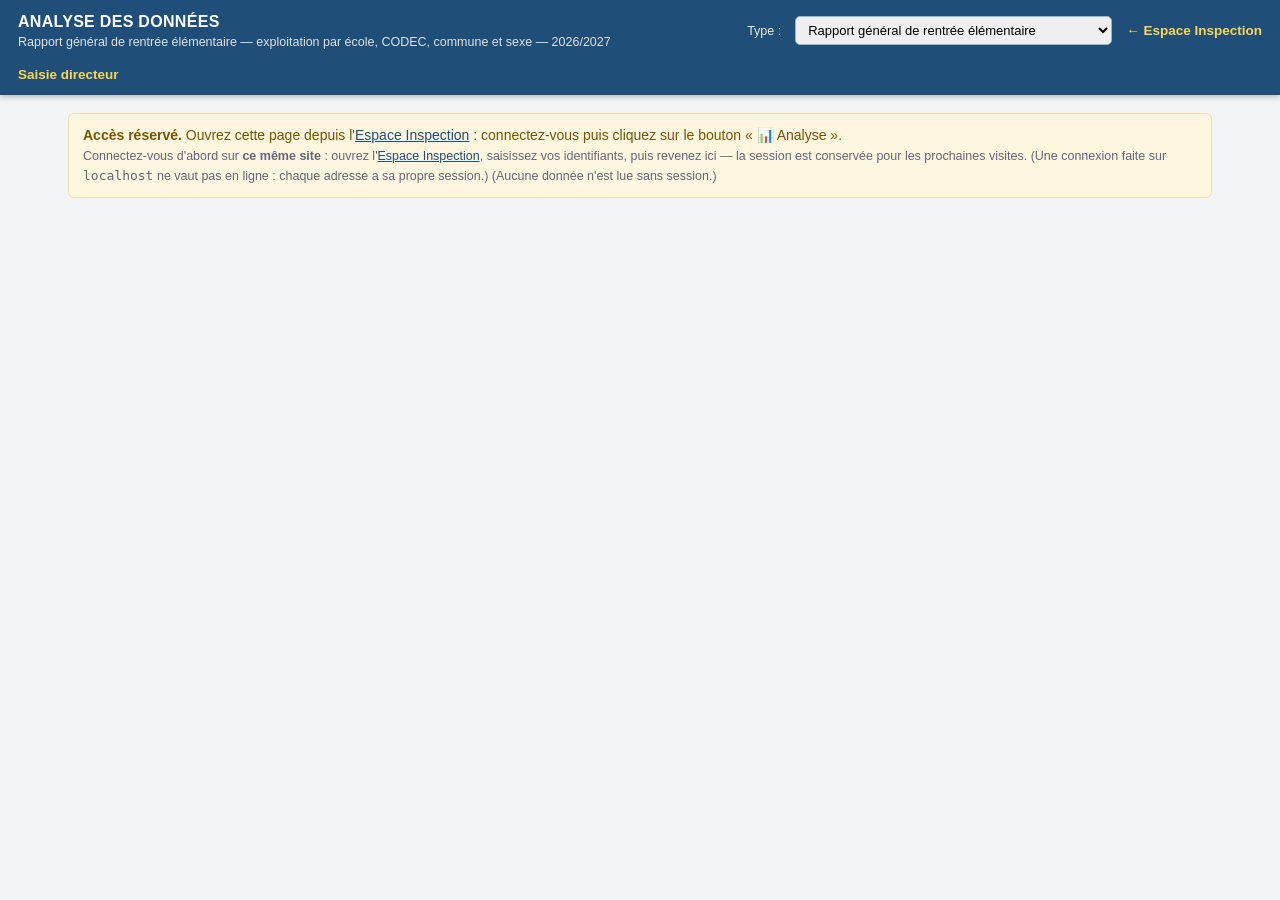
<file: analyse.html>
<!DOCTYPE html>
<html lang="fr">
<head>
<meta charset="utf-8">
<meta name="viewport" content="width=device-width, initial-scale=1">
<title>Analyse des données — Rapport de rentrée</title>
<link rel="stylesheet" href="assets/css/app.css">
<link rel="stylesheet" href="assets/css/analyse.css">
</head>
<body>

<div class="topbar">
  <div>
    <h1>ANALYSE DES DONNÉES</h1>
    <div class="sous" id="sous-type">Exploitation par école, CODEC, commune et sexe — 2026/2027</div>
  </div>
  <div class="spacer"></div>
  <label class="sous" for="select-type" style="opacity:.9;">Type :</label>
  <select id="select-type" title="Choisir le type de rapport"
          style="padding:5px 8px; border-radius:5px; border:1px solid #9fb4cc;
                 font-size:13px; max-width:330px;"></select>
  <a class="lien" id="lien-admin" href="admin.html">← Espace Inspection</a>
  <a class="lien" id="lien-saisie" href="general-elementaire.html">Saisie directeur</a>
</div>

<div class="conteneur">

  <div id="msg" class="bandeau info" style="display:none;"></div>

  <div id="zone" style="display:none;">

    <!-- ================= FILTRES ================= -->
    <div class="carte">
      <h2>Filtres</h2>
      <div class="filtres">
        <div class="champ">
          <label for="f-commune">Commune</label>
          <select id="f-commune"></select>
        </div>
        <div class="champ">
          <label for="f-codec">CODEC</label>
          <select id="f-codec"></select>
        </div>
        <div class="champ">
          <label for="f-ecole">École</label>
          <select id="f-ecole"></select>
        </div>
        <div class="champ">
          <label for="f-sexe">Sexe</label>
          <select id="f-sexe">
            <option value="tous">Garçons et Filles</option>
            <option value="g">Garçons seulement</option>
            <option value="f">Filles seulement</option>
          </select>
        </div>
      </div>
      <div class="filtres-pied">
        <span id="filtre-etat" class="petit"></span>
        <span class="spacer"></span>
        <button class="btn gris petit" id="btn-reset">↻ Réinitialiser</button>
        <button class="btn vert petit" id="btn-xlsx">⬇ Export XLSX</button>
      </div>
      <div class="petit mt" id="note-sexe">Le filtre <b>Sexe</b> s'applique aux effectifs et au
        personnel (les tableaux restent complets).</div>
      <div id="msg-analyse" class="bandeau info mt" style="display:none;"></div>
    </div>

    <!-- ================= KPI ================= -->
    <div class="stats" id="stats"></div>

    <!-- ================= GRAPHIQUES ================= -->
    <div class="deux-colonnes">
      <div class="carte">
        <h2>Effectifs par niveau — CI → CM2</h2>
        <div id="chart-effectifs"></div>
      </div>
      <div class="carte">
        <h2>Types de classes</h2>
        <div id="chart-classes"></div>
      </div>
    </div>

    <div class="deux-colonnes">
      <div class="carte">
        <h2>Personnel enseignant (H / F)</h2>
        <div id="chart-personnel"></div>
      </div>
      <div class="carte">
        <h2>Mobilier — bon / à réparer (déficit)</h2>
        <div id="chart-mobilier"></div>
      </div>
    </div>

    <div class="deux-colonnes">
      <div class="carte">
        <h2>Infrastructures — % d'écoles</h2>
        <div id="chart-infra"></div>
      </div>
      <div class="carte">
        <h2>Couverture des manuels — % d'écoles</h2>
        <div id="chart-manuels"></div>
      </div>
    </div>

    <!-- ================= TAUX PAR ÉCOLE ================= -->
    <div class="carte">
      <h2>Taux par école <span class="petit">(cliquer un en-tête pour trier)</span></h2>
      <div class="table-defilement">
        <table class="tableau" id="table-taux">
          <thead><tr id="taux-entete"></tr></thead>
          <tbody></tbody>
        </table>
      </div>
    </div>

    <!-- ================= SYNTHÈSE ================= -->
    <div class="carte">
      <div class="synthese-tete">
        <h2>Synthèse</h2>
        <div class="champ">
          <label for="groupement">Regrouper par</label>
          <select id="groupement">
            <option value="commune">Commune</option>
            <option value="codec">CODEC</option>
            <option value="ecole">École</option>
          </select>
        </div>
      </div>
      <div class="table-defilement">
        <table class="tableau" id="table-synthese">
          <thead></thead>
          <tbody></tbody>
        </table>
      </div>
      <div class="petit mt">Sous-totaux « Total COM. … » / « Total CODEC … » puis
        <b>TOTAL GÉNÉRAL</b>. L'export XLSX reprend ce tableau tel quel.</div>
    </div>

  </div><!-- /zone -->
</div><!-- /conteneur -->

<div class="progression" id="progression">
  <span id="prog-texte">Chargement…</span>
  <div class="barre-interne"><div id="prog-barre"></div></div>
</div>

<script src="assets/vendor/supabase.min.js"></script>
<script src="assets/js/config.js"></script>
<script src="assets/js/lib.js"></script>
<script src="assets/js/db.js"></script>
<script src="assets/js/analyse.js"></script>
</body>
</html>
</file>
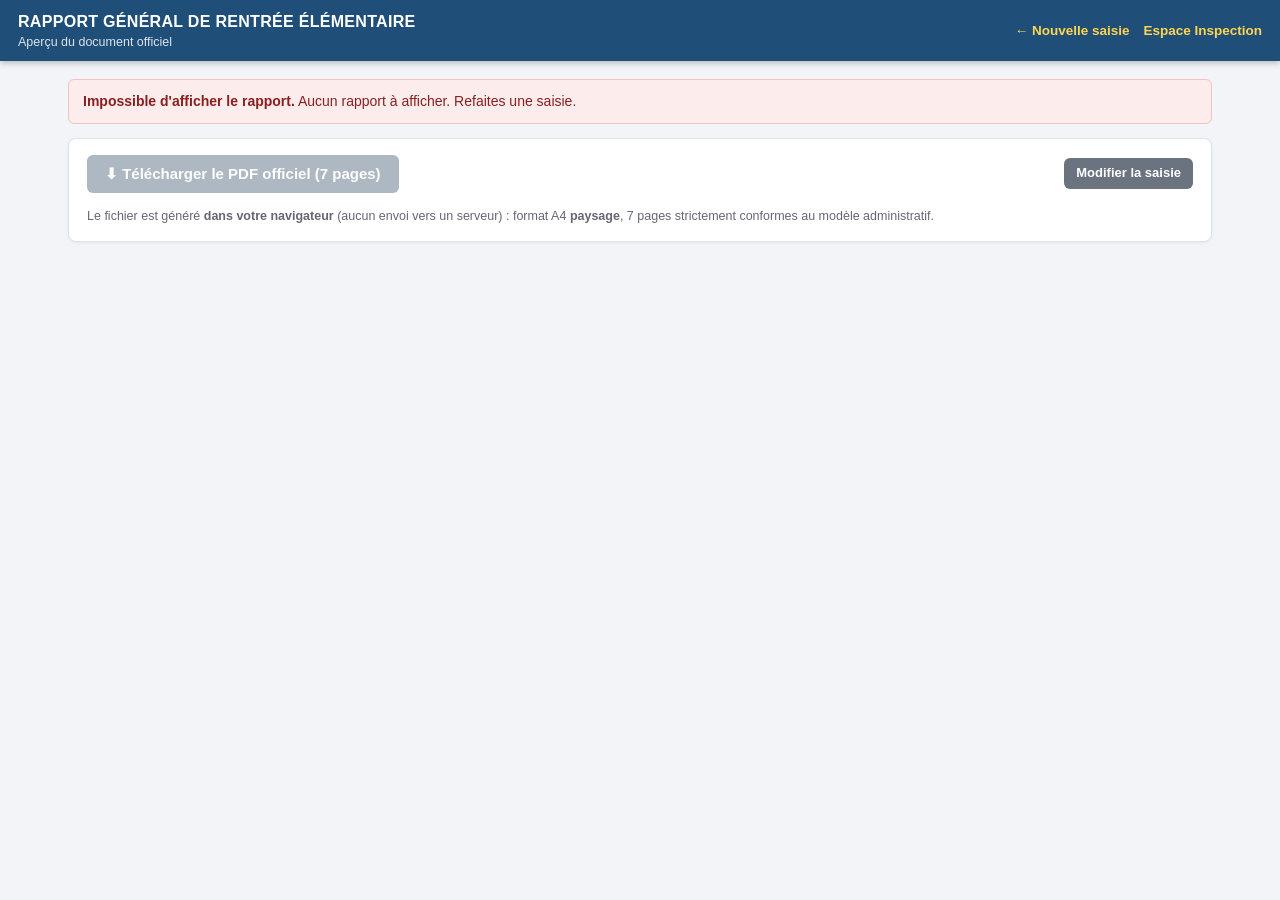
<file: apercu.html>
<!DOCTYPE html>
<html lang="fr">
<head>
<meta charset="utf-8">
<meta name="viewport" content="width=device-width, initial-scale=1">
<title>Aperçu du rapport — Rentrée 2026/2027</title>
<link rel="stylesheet" href="assets/css/rapport.css">
<link rel="stylesheet" href="assets/css/app.css">
</head>
<body>

<div class="topbar">
  <div>
    <h1 id="titre-type">RAPPORT GÉNÉRAL DE RENTRÉE ÉLÉMENTAIRE</h1>
    <div class="sous" id="sous-titre">Aperçu du document officiel</div>
  </div>
  <div class="spacer"></div>
  <a class="lien" id="lien-saisie" href="general-elementaire.html">← Nouvelle saisie</a>
  <a class="lien" id="lien-espace" href="admin.html">Espace Inspection</a>
</div>

<div class="conteneur">

  <div id="etat" class="bandeau info">Chargement du rapport…</div>

  <div class="carte" id="carte-actions">
    <div style="display:flex; gap:10px; flex-wrap:wrap; align-items:center;">
      <button class="btn vert" id="btn-pdf" disabled>⬇ Télécharger le PDF officiel (7 pages)</button>
      <span class="petit" id="info-fichier"></span>
      <span class="spacer" style="flex:1"></span>
      <a class="btn gris petit" id="lien-modifier" href="general-elementaire.html">Modifier la saisie</a>
    </div>
    <div class="petit mt" id="note-pages">
      Le fichier est généré <b>dans votre navigateur</b> (aucun envoi vers un serveur) :
      format A4, pages strictement conformes au modèle administratif.
    </div>
  </div>

  <div class="apercu-wrap" id="apercu"></div>

</div>

<div class="progression" id="progression">
  <div id="prog-texte">Génération du PDF…</div>
  <div class="barre-interne"><div id="prog-barre"></div></div>
</div>

<!-- jsPDF + html2canvas : chargés à la demande par assets/js/pdf.js -->
<script src="assets/vendor/supabase.min.js"></script>
<script src="assets/js/config.js"></script>
<script src="assets/js/lib.js"></script>
<script src="assets/js/rapport.js"></script>
<script src="assets/js/pdf.js"></script>
<script src="assets/js/db.js"></script>
<script src="assets/js/champs.js"></script>
<script>
(function () {
  "use strict";
  var CFG = window.RR_CONFIG;
  var etat = document.getElementById("etat");
  var apertu = document.getElementById("apercu");
  var btn = document.getElementById("btn-pdf");
  var ctxCourant = null;

  function msg(classe, texte) {
    etat.className = "bandeau " + classe;
    etat.innerHTML = texte;
  }

  function params() {
    var p = {};
    location.search.replace(/[?&]+([^=&]+)=([^&]*)/g, function (_, k, v) {
      p[k] = decodeURIComponent(v);
    });
    return p;
  }

  /* --- Type de rapport (?type=<id>, défaut = élémentaire) --------------
     Chaque type a son gabarit (typeInfo.modele), sa page de saisie
     (typeInfo.form), son nombre de pages (typeInfo.pages) et sa clé de
     brouillon local (typeInfo.brouillon). L'élémentaire reste le défaut :
     sans ?type=, le comportement est strictement celui d'origine. */
  var p0 = params();
  var typeInfo = (CFG.TYPES || []).filter(function (t) {
    return t.id === p0.type;
  })[0] || (CFG.TYPES || []).filter(function (t) {
    return t.id === CFG.TYPE_DEFAUT;
  })[0] || {};
  var TYPE = typeInfo.id || CFG.TYPE_DEFAUT || "general-elementaire";
  var NB_PAGES = typeInfo.pages || 7;
  /* Orientation du gabarit du type : portrait (rapport des évaluations),
     paysage (types historiques) ou mixte (rapport général moyen :
     6 pages portrait + 8 pages paysage). */
  var ORIENTATION = typeInfo.mixte
    ? "mixte (6 portraits + 8 paysages)"
    : (typeInfo.portrait ? "portrait" : "paysage");

  function modele() {
    var m = (window.RR_MODELES || {})[TYPE];
    return m || { buildContext: window.RR.buildContext,
                  renderPreview: window.RR.renderPreview,
                  fitPreview: window.RR.fitPreview };
  }

  /* --- Textes et liens selon le type --- */
  (function habiller() {
    var nom = (typeInfo.nom || "Rapport général de rentrée élémentaire")
      .toUpperCase();
    document.getElementById("titre-type").textContent = nom;
    document.title = "Aperçu — " + (typeInfo.nom || "Rapport") + " 2026/2027";

    var form = typeInfo.form || "general-elementaire.html";
    var qs = "?type=" + encodeURIComponent(TYPE);
    document.getElementById("lien-saisie").href = form;
    document.getElementById("lien-modifier").href = form;
    document.getElementById("lien-espace").href = "admin.html" + qs;

    document.getElementById("btn-pdf").textContent =
      "⬇ Télécharger le PDF officiel (" + NB_PAGES + " pages)";
    document.getElementById("note-pages").innerHTML =
      "Le fichier est généré <b>dans votre navigateur</b> (aucun envoi " +
      "vers un serveur) : format A4 <b>" + ORIENTATION + "</b>, " + NB_PAGES +
      " pages strictement conformes au modèle administratif.";
  }());

  /** Récupère les données : brouillon local du type, ou ?ref= (Supabase). */
  async function charger() {
    var p = params();

    /* Dernière saisie enregistrée sur cet appareil (clé PROPRE au type) */
    var cle = typeInfo.brouillon || CFG.LS_BROUILLON;
    var brut = null;
    try { brut = JSON.parse(localStorage.getItem(cle) || "null"); } catch (e) {}
    if (brut && p.ref === undefined) {
      return { brut: brut, source: "saisie locale" };
    }

    /* Récupération depuis Supabase (admin, ou autre appareil) */
    if (p.ref && window.RRdb && window.RRdb.actif()) {
      var ligne = await window.RRdb.obtenir(p.ref, p.type || TYPE);
      if (ligne && ligne.donnees) {
        return { brut: ligne.donnees, source: "Supabase", id: ligne.id };
      }
    }

    if (brut) { return { brut: brut, source: "saisie locale" }; }
    throw new Error("Aucun rapport à afficher. Refaites une saisie.");
  }

  async function demarrer() {
    try {
      /* Gabarit DÉDIÉ du type (rapport-succinct.js, rapport-general-
         prescolaire.js…) : chargé à la demande, une seule fois. */
      if (typeInfo.modele && !(window.RR_MODELES || {})[TYPE]) {
        await window.RR.chargerScripts([typeInfo.modele]);
      }
      if (!(window.RR_MODELES || {})[TYPE] && typeInfo.modele) {
        throw new Error("Gabarit du type introuvable : " + typeInfo.modele);
      }
      var M = modele();

      var charge = await charger();
      var p = params();
      var id = charge.id || p.ref || (charge.brut && charge.brut._id) || "—";

      /* Titres fixes M / O absents des rapports élémentaires enregistrés
         avant la correction : on complete la liste officielle avant le
         rendu. Les types à gabarit dédié ont leurs propres listes. */
      if (!typeInfo.modele && window.RR_CHAMPS &&
          window.RR_CHAMPS.completerTitresFixes) {
        window.RR_CHAMPS.completerTitresFixes(charge.brut);
      }
      ctxCourant = M.buildContext(charge.brut, { id: id });
      document.getElementById("sous-titre").textContent =
        "École : " + (ctxCourant.meta.ecole || "—") +
        " — " + ctxCourant.meta.annee + " — source : " + charge.source;

      M.renderPreview(apertu, ctxCourant);
      btn.disabled = false;
      document.getElementById("info-fichier").textContent =
        "Fichier : " + window.RR.pdf.nomFichier(ctxCourant);

      msg("ok",
        "<b>Rapport prêt.</b> " + NB_PAGES + " pages A4 " + ORIENTATION + " — " +
        (typeInfo.modele
          ? "gabarit officiel du type « " + window.RR.esc(TYPE) + " »."
          : "en-tête officiel + A-D / E-G / H-I / J / K-L / M / N-O-P et signature."));

      /* Téléchargement automatique si ?auto=1 (après une soumission) */
      if (p.auto === "1") { telecharger(); }
    } catch (e) {
      msg("erreur", "<b>Impossible d'afficher le rapport.</b> " + window.RR.esc(e.message));
      btn.disabled = true;
    }
  }

  async function telecharger() {
    if (!ctxCourant) { return; }
    btn.disabled = true;
    var prog = document.getElementById("progression");
    var barre = document.getElementById("prog-barre");
    var texte = document.getElementById("prog-texte");
    prog.classList.add("visible");
    texte.textContent = "Chargement du module PDF…";
    barre.style.width = "0%";
    try {
      await window.RR.pdf.precharger();
      var pages = apertu.querySelectorAll(".pdf-page");
      if (pages.length !== NB_PAGES) {
        throw new Error("Le rapport doit tenir sur exactement " + NB_PAGES +
                        " pages (" + pages.length + " détectées).");
      }
      var nom = await window.RR.pdf.download(pages, ctxCourant, function (i, n) {
        texte.textContent = "Génération du PDF — page " + i + " / " + n + "…";
        barre.style.width = Math.round(i / n * 100) + "%";
      });
      msg("ok", "<b>PDF téléchargé :</b> " + window.RR.esc(nom) +
          " — " + NB_PAGES + " pages A4 " + ORIENTATION + ".");
    } catch (e) {
      msg("erreur", "<b>Échec de la génération du PDF.</b> " +
          window.RR.esc(e.message) + " Réessayez.");
    } finally {
      prog.classList.remove("visible");
      barre.style.width = "0%";
      btn.disabled = false;
    }
  }

  btn.addEventListener("click", telecharger);
  window.addEventListener("resize", function () {
    if (ctxCourant) { modele().fitPreview(apertu); }
  });

  demarrer();
}());
</script>
</body>
</html>
</file>
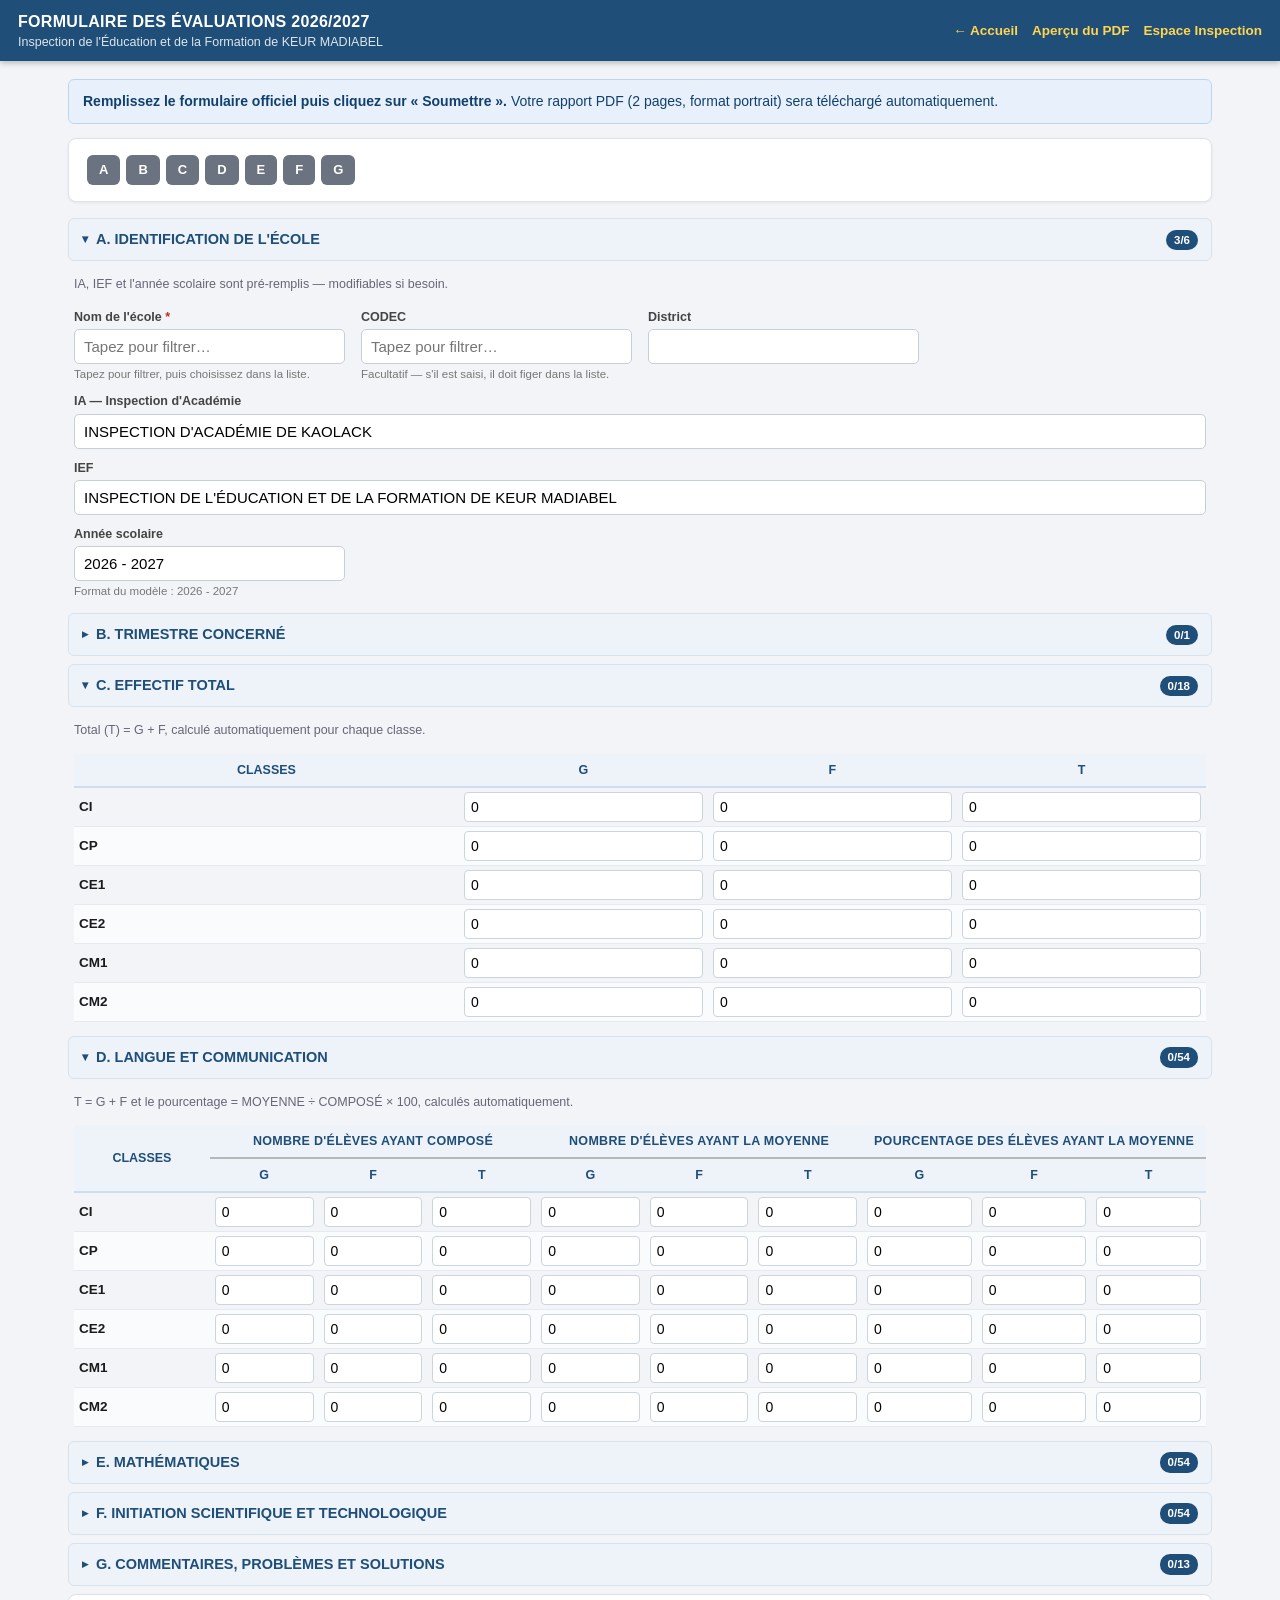
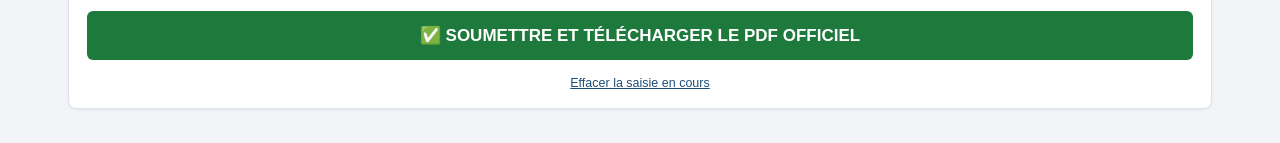
<file: evaluations.html>
<!DOCTYPE html>
<html lang="fr">
<head>
<meta charset="utf-8">
<meta name="viewport" content="width=device-width, initial-scale=1">
<title>Saisie du rapport des évaluations — Trimestre 1 / 2 / 3</title>
<link rel="stylesheet" href="assets/css/rapport.css">
<link rel="stylesheet" href="assets/css/app.css">
</head>
<body>

<div class="topbar">
  <div>
    <h1>FORMULAIRE DES ÉVALUATIONS 2026/2027</h1>
    <div class="sous">Inspection de l'Éducation et de la Formation de KEUR MADIABEL</div>
  </div>
  <div class="spacer"></div>
  <span class="sous" id="statut-brouillon"></span>
  <a class="lien" href="index.html">← Accueil</a>
  <a class="lien" href="apercu.html?type=evaluations">Aperçu du PDF</a>
  <a class="lien" href="admin.html?type=evaluations">Espace Inspection</a>
</div>

<div class="conteneur">

  <div id="message" class="bandeau info">
    <b>Remplissez le formulaire officiel puis cliquez sur « Soumettre ».</b>
    Votre rapport PDF (2 pages, format portrait) sera téléchargé automatiquement.
  </div>

  <div id="alerte" class="bandeau erreur" style="display:none;"></div>

  <div id="formulaire"></div>

  <div class="carte center" id="carte-soumission">
    <button class="btn vert large" id="btn-soumettre">
      ✅ SOUMETTRE ET TÉLÉCHARGER LE PDF OFFICIEL
    </button>
    <div class="petit mt">
      <a href="#" id="lien-reset">Effacer la saisie en cours</a>
    </div>
  </div>

</div>

<!-- Aperçu du rapport : révélé uniquement après soumission -->
<div class="conteneur" id="zone-apercu" style="display:none;">
  <div class="carte">
    <h2>Votre rapport officiel</h2>
    <div id="etat-apercu" class="bandeau ok"></div>
    <div style="display:flex; gap:10px; flex-wrap:wrap;">
      <button class="btn vert" id="btn-retel">⬇ Retélécharger le PDF</button>
      <a class="btn gris" href="evaluations.html">Nouvelle saisie</a>
    </div>
  </div>
  <div class="apercu-wrap" id="apercu"></div>
</div>

<div class="progression" id="progression">
  <div id="prog-texte">Traitement…</div>
  <div class="barre-interne"><div id="prog-barre"></div></div>
</div>

<!-- jsPDF + html2canvas : chargés à la demande par assets/js/pdf.js -->
<script src="assets/vendor/supabase.min.js"></script>
<script>window.RR_TYPE = "evaluations";</script>
<script src="assets/js/config.js"></script>
<script src="assets/js/lib.js"></script>
<script src="assets/js/rapport.js"></script>
<script src="assets/js/pdf.js"></script>
<script src="assets/js/db.js"></script>
<script src="assets/js/ecoles.js"></script>
<script src="assets/js/champs-evaluations.js"></script>
<script src="assets/js/form-evaluations.js"></script>
<script src="assets/js/rapport-evaluations.js"></script>
<script>
(function () {
  "use strict";
  var CFG = window.RR_CONFIG;
  var TYPE = window.RR_TYPE;
  var zone = document.getElementById("formulaire");
  var message = document.getElementById("message");
  var alerte = document.getElementById("alerte");
  var progression = document.getElementById("progression");
  var ctxCourant = null;

  /* Clés PROPRE à ce type : aucune collision avec les autres rapports. */
  var CLE_MODIF = "RR_MODIF_EVALUATIONS";
  var CLE_BROUILLON = CFG.LS_BROUILLON_EVALUATIONS ||
                      "rr_brouillon_evaluations_v1";

  /* Modèle du rapport (contexte + pages + aperçu) : registre RR_MODELES. */
  function modele() {
    var m = (window.RR_MODELES || {})[TYPE];
    return m || { buildContext: window.RR.buildContext,
                  renderPreview: window.RR.renderPreview,
                  fitPreview: window.RR.fitPreview };
  }

  function afficherAlerte(liste) {
    alerte.style.display = "block";
    alerte.innerHTML = "<b>Saisie incomplète :</b><br>• " +
      liste.map(window.RR.esc).join("<br>• ");
    alerte.scrollIntoView({ behavior: "smooth", block: "center" });
  }

  var page = {
    erreur: afficherAlerte,
    /* Soumission abandonnée par l'utilisateur (anti-doublon) :
       on masque la progression et on affiche le motif, sans PDF. */
    annule: function (texte) {
      progression.classList.remove("visible");
      document.getElementById("prog-barre").style.width = "0%";
      alerte.style.display = "none";
      message.className = "bandeau warn";
      message.innerHTML = "<b>⛔ " + window.RR.esc(texte) + "</b>";
      message.scrollIntoView({ behavior: "smooth", block: "center" });
    },
    apercu: document.getElementById("apercu"),
    progres: function (texte, pct) {
      progression.classList.add("visible");
      document.getElementById("prog-texte").textContent = texte;
      document.getElementById("prog-barre").style.width = (pct || 0) + "%";
    },
    apercuVisible: function () {
      document.getElementById("zone-apercu").style.display = "block";
    },
    succes: function (res, nom, ctx) {
      progression.classList.remove("visible");
      document.getElementById("prog-barre").style.width = "0%";
      alerte.style.display = "none";
      var etat = document.getElementById("etat-apercu");
      var texte;
      if (res.envoye) {
        texte = "<b>✅ Rapport enregistré et PDF téléchargé :</b> " +
                window.RR.esc(nom);
      } else {
        texte = "<b>⚠ " + window.RR.esc(res.message) + "</b><br>" +
                "Votre PDF est téléchargé : conservez-le, l'envoi se fera " +
                "automatiquement au prochain accès réseau.";
      }
      etat.innerHTML = texte;
      message.className = "bandeau ok";
      message.innerHTML = "<b>Soumission terminée.</b> " +
        "Fichier officiel généré : <b>" + window.RR.esc(nom) + "</b> — " +
        "2 pages A4 portrait.";
      document.getElementById("zone-apercu").scrollIntoView({
        behavior: "smooth", block: "start"
      });
      ctxCourant = ctx;
    }
  };

  /* --- Construction du formulaire --- */
  window.RRformEvaluations.construire(zone);

  /* --- Reprise d'une modification lancée depuis l'espace Inspection ---
     Clé DÉDIÉE à ce type (RR_MODIF_EVALUATIONS) : aucune collision. */
  var aModifier = null;
  try {
    aModifier = JSON.parse(sessionStorage.getItem(CLE_MODIF) || "null");
  } catch (e) { aModifier = null; }

  if (aModifier && aModifier.donnees) {
    try { sessionStorage.removeItem(CLE_MODIF); } catch (e) {}
    window.RRformEvaluations.remplir(aModifier.donnees);
    try { localStorage.setItem(CLE_BROUILLON, JSON.stringify(aModifier.donnees)); }
    catch (e) {}
    message.className = "bandeau warn";
    message.innerHTML = "<b>✏ MODIFICATION D'UN RAPPORT ENREGISTRÉ — " +
      window.RR.esc(aModifier.nom || aModifier.code) + ".</b><br>" +
      "Les données du rapport sont chargées : corrigez ce qui doit l'être, " +
      "puis cliquez sur « SOUMETTRE ». Le rapport existant sera remplacé et " +
      "le nouveau PDF (2 pages) téléchargé." +
      "<br><span class='petit'>Gardez le même <b>nom d'école</b> : le " +
      "modifier créerait un rapport distinct au lieu de remplacer celui-ci.</span>";
    window.scrollTo({ top: 0, behavior: "smooth" });
  } else {
    /* --- Reprise du brouillon --- */
    var brouillon = window.RRformEvaluations.chargerBrouillon();
    if (brouillon && brouillon.identification &&
        brouillon.identification.nom_ecole) {
      window.RRformEvaluations.remplir(brouillon);
      message.className = "bandeau info";
      message.innerHTML = "<b>Brouillon repris :</b> " +
        window.RR.esc(brouillon.identification.nom_ecole) +
        " — vous pouvez reprendre votre saisie là où vous l'aviez laissée.";
    }
  }

  /* --- Pré-remplissage IA / IEF / année scolaire (config.js) —
         après la reprise : ne touche qu'aux champs encore vides. --- */
  window.RRformEvaluations.prefiller();

  /* --- File d'attente hors-ligne --- */
  (async function () {
    if (!window.RRdb.actif()) { return; }
    var avant = window.RRdb.attente();
    var res = await window.RRdb.viderFile();
    if (res.envoyes > 0) {
      message.className = "bandeau ok";
      message.innerHTML = "<b>" + res.envoyes + " soumission(s) en attente " +
        "ont été envoyées au serveur.</b>";
    } else if (avant > 0) {
      message.className = "bandeau warn";
      message.innerHTML = "<b>" + avant + " soumission(s) en attente d'envoi</b> " +
        "(réseau indisponible). Elles partiront automatiquement.";
    }
  }());

  /* --- Soumission --- */
  document.getElementById("btn-soumettre").addEventListener("click", async function () {
    var btn = this;
    btn.disabled = true;
    try {
      await window.RRformEvaluations.soumettre(page);
    } catch (e) {
      progression.classList.remove("visible");
      afficherAlerte(["Erreur inattendue : " + e.message]);
    } finally {
      btn.disabled = false;
    }
  });

  /* --- Retéléchargement --- */
  document.getElementById("btn-retel").addEventListener("click", async function () {
    if (!ctxCourant) { return; }
    var btn = this;
    btn.disabled = true;
    try {
      page.progres("Chargement du module PDF…", 0);
      await window.RR.pdf.precharger();
      var pages = document.getElementById("apercu").querySelectorAll(".pdf-page");
      await window.RR.pdf.download(pages, ctxCourant, function (i, n) {
        page.progres("Génération du PDF — page " + i + " / " + n + "…",
                     Math.round(i / n * 100));
      });
      progression.classList.remove("visible");
    } catch (e) {
      progression.classList.remove("visible");
      afficherAlerte(["Erreur : " + e.message]);
    } finally {
      btn.disabled = false;
    }
  });

  /* --- Remise à zéro de la saisie --- */
  document.getElementById("lien-reset").addEventListener("click", function (ev) {
    ev.preventDefault();
    if (!confirm("Effacer toute la saisie en cours ?")) { return; }
    try { localStorage.removeItem(CLE_BROUILLON); } catch (e) {}
    location.reload();
  });

  /* --- Listes des écoles / CODEC : interrogées en tâche de fond. --- */
  if (window.RRdb && window.RRdb.chargerListes) {
    window.RRdb.chargerListes()
      .then(function (r) {
        if (r && r.source === "serveur" && window.RRformEvaluations) {
          window.RRformEvaluations.rafraichirCombos();
        }
      })
      .catch(function () { /* hors-ligne : on garde ecoles.js */ });
  }

  window.addEventListener("resize", function () {
    if (ctxCourant) { modele().fitPreview(document.getElementById("apercu")); }
  });
}());
</script>
</body>
</html>
</file>
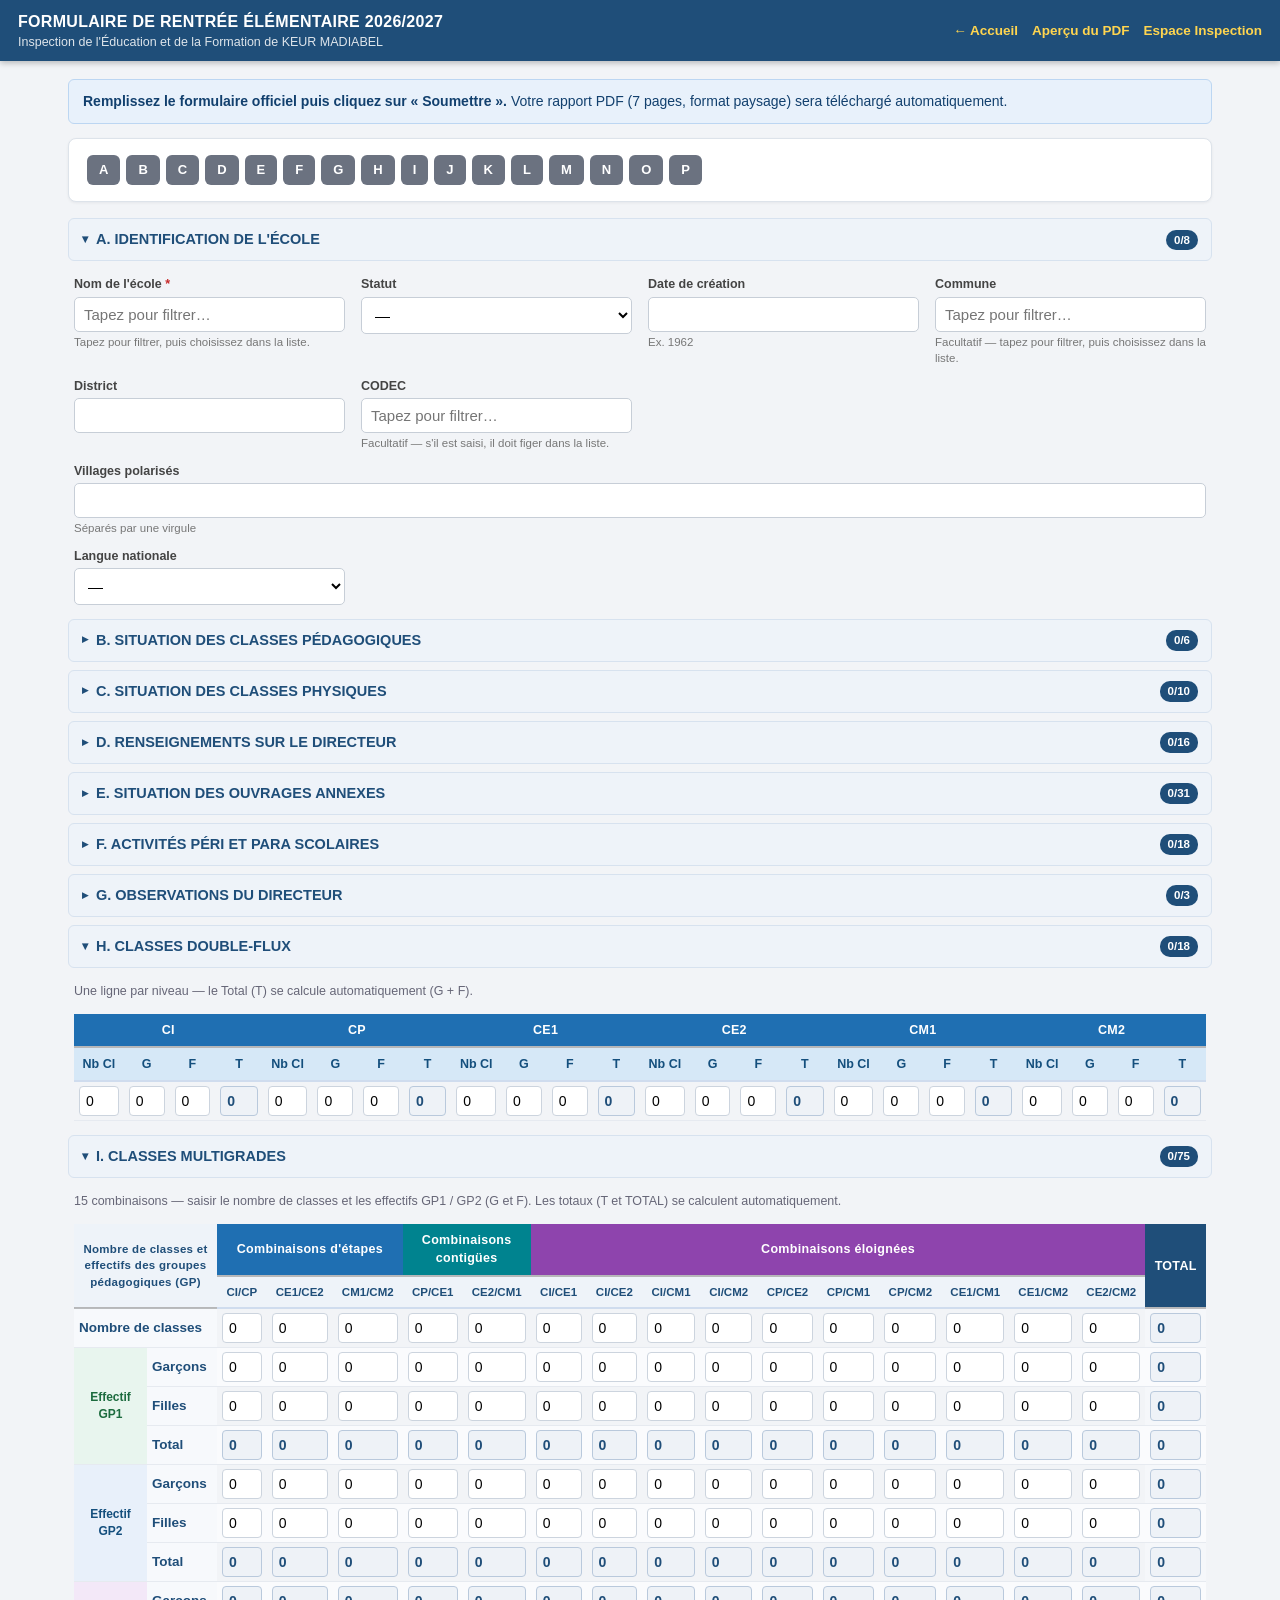
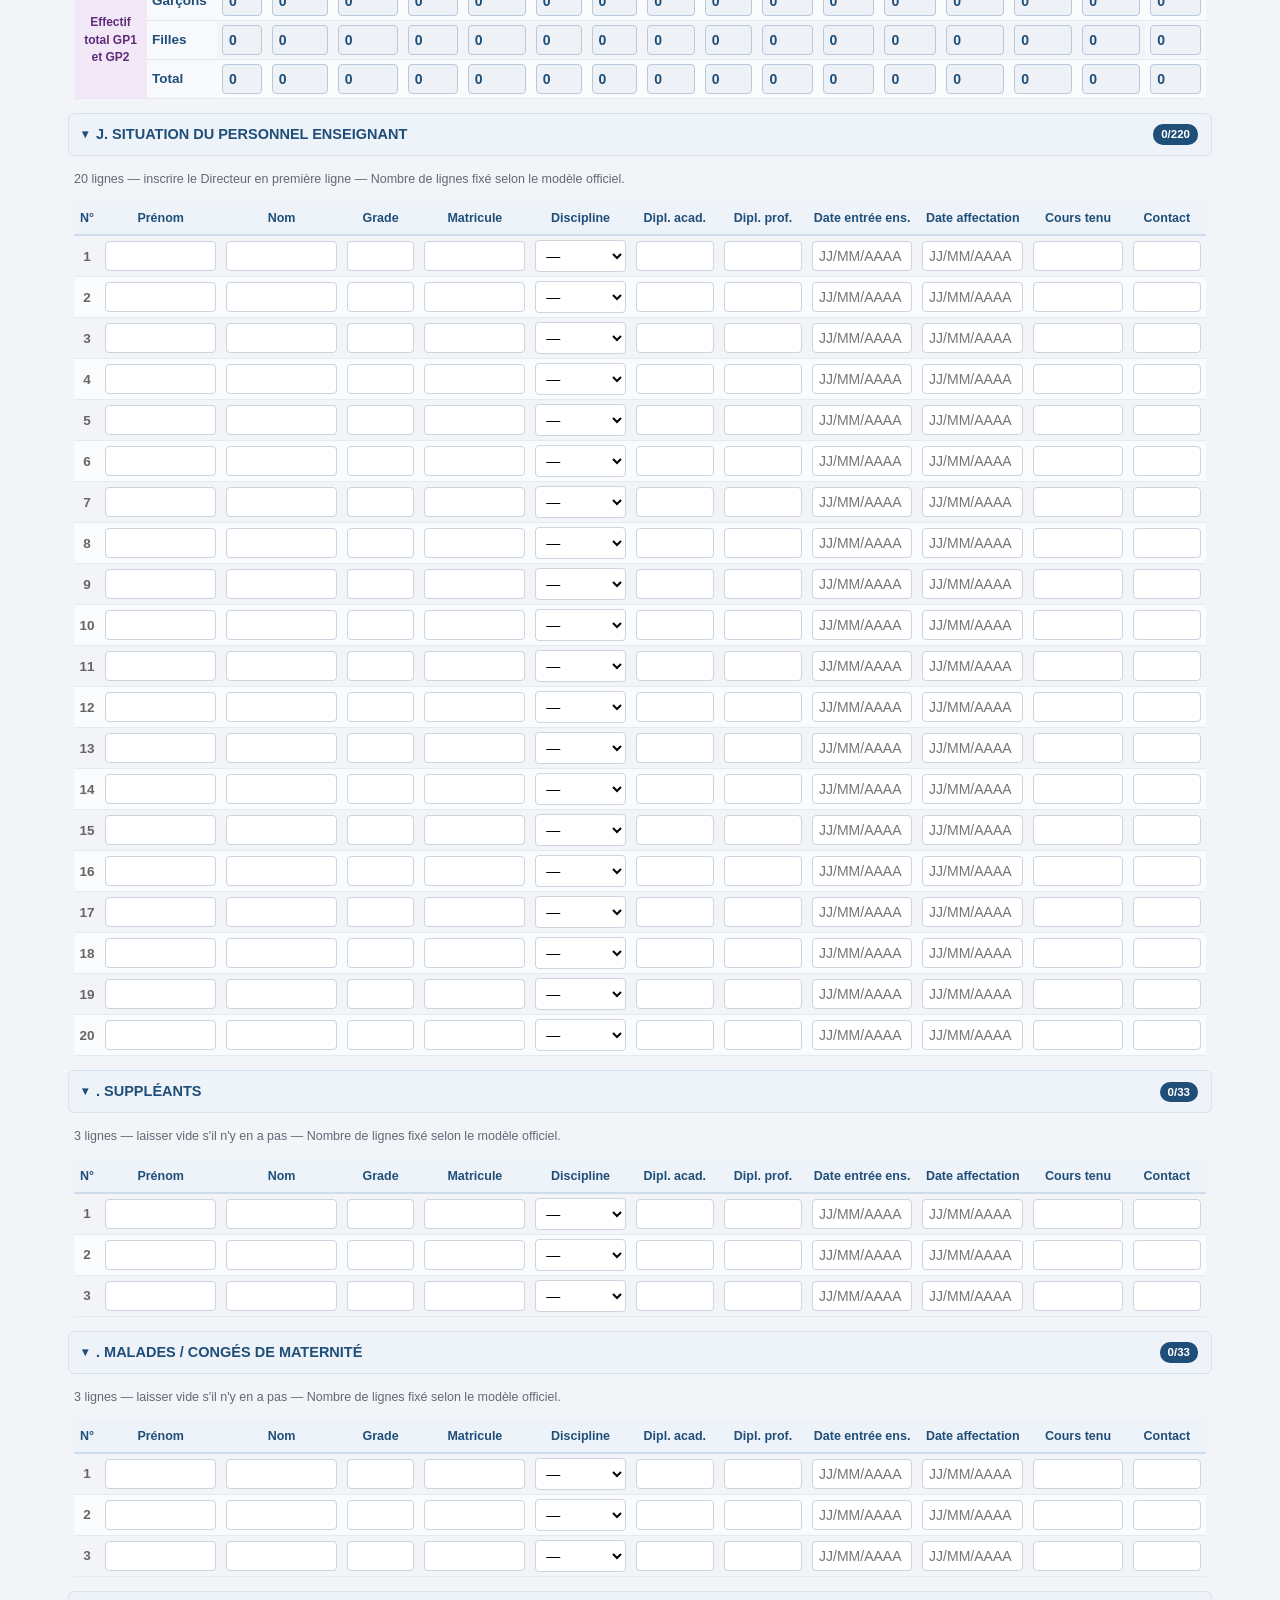
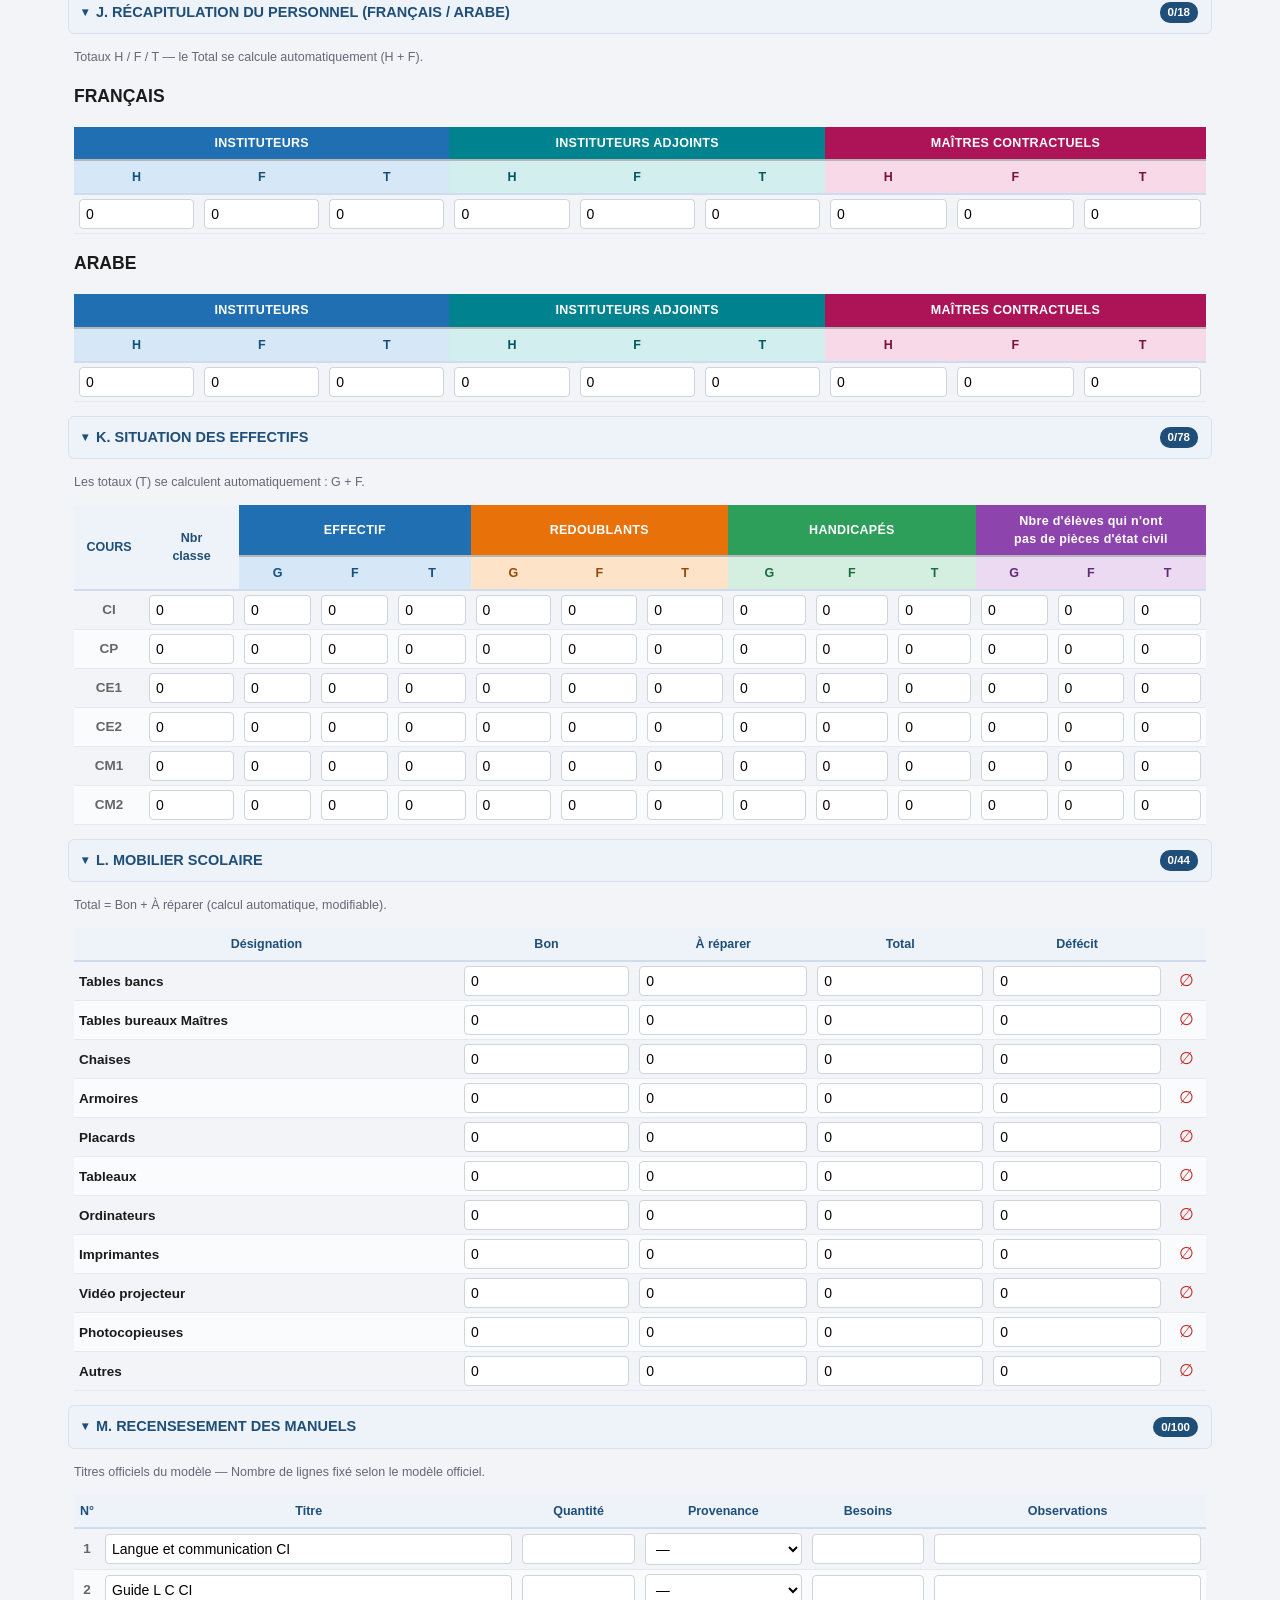
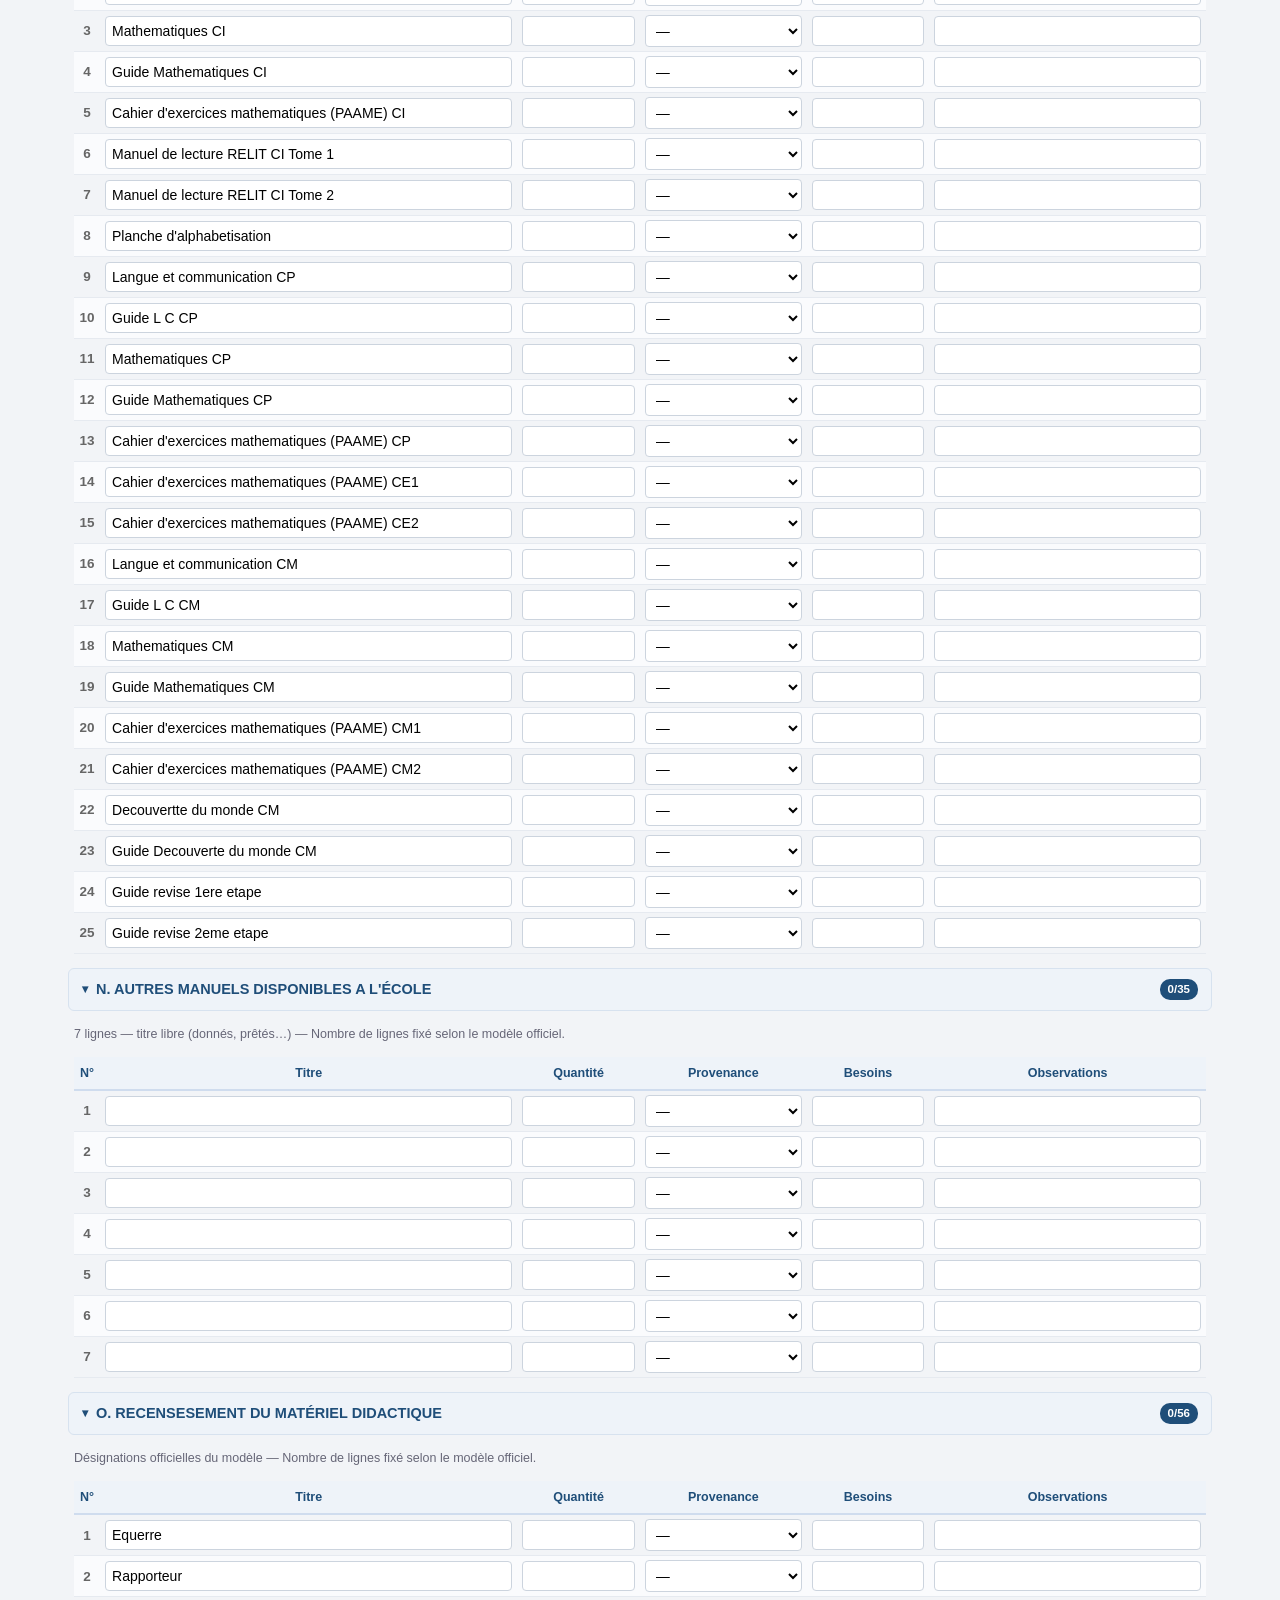
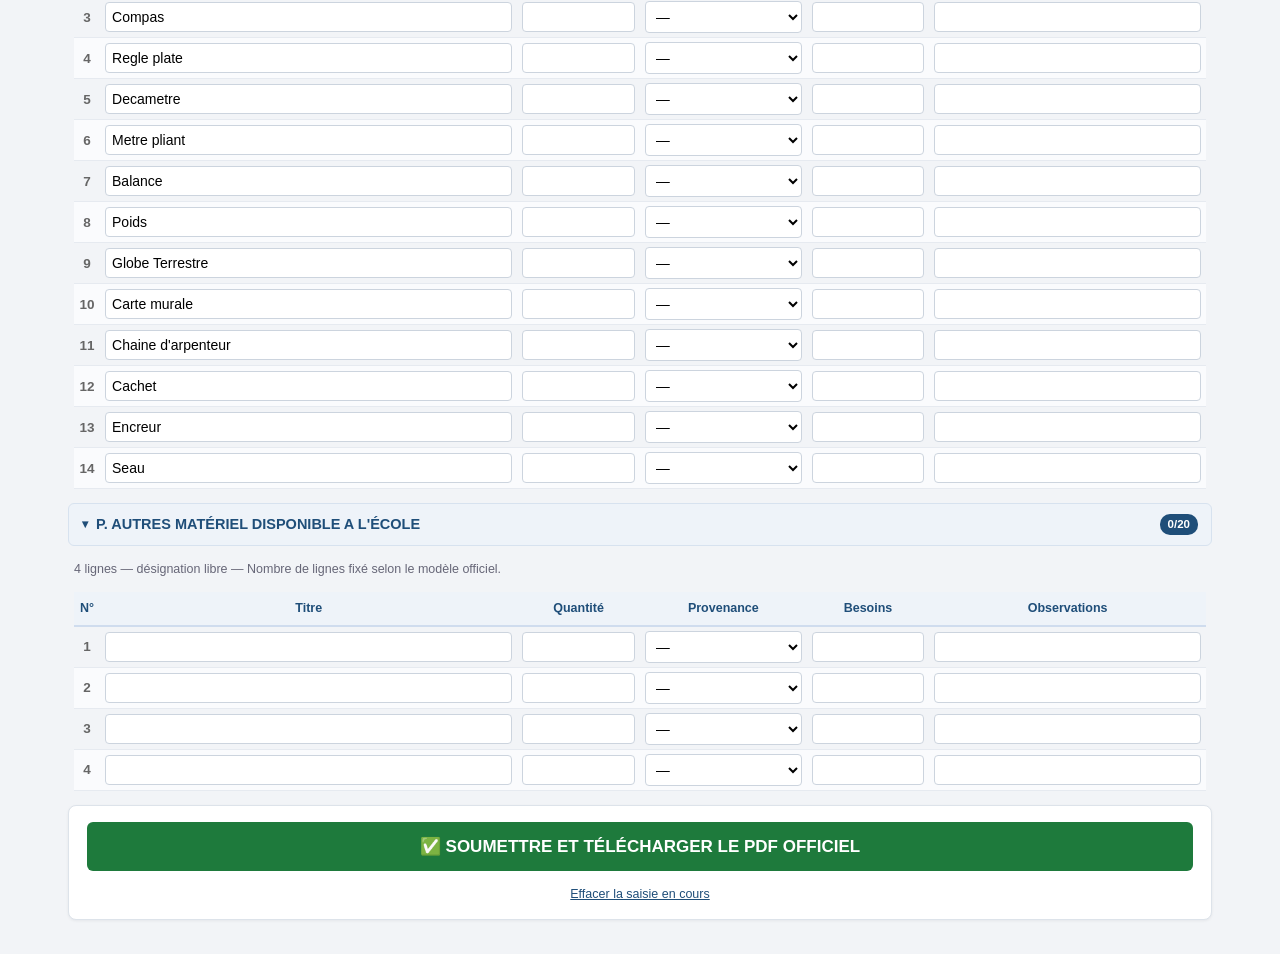
<file: general-elementaire.html>
<!DOCTYPE html>
<html lang="fr">
<head>
<meta charset="utf-8">
<meta name="viewport" content="width=device-width, initial-scale=1">
<title>Saisie du rapport de rentrée — École élémentaire</title>
<link rel="stylesheet" href="assets/css/rapport.css">
<link rel="stylesheet" href="assets/css/app.css">
</head>
<body>

<div class="topbar">
  <div>
    <h1>FORMULAIRE DE RENTRÉE ÉLÉMENTAIRE 2026/2027</h1>
    <div class="sous">Inspection de l'Éducation et de la Formation de KEUR MADIABEL</div>
  </div>
  <div class="spacer"></div>
  <span class="sous" id="statut-brouillon"></span>
  <a class="lien" href="index.html">← Accueil</a>
  <a class="lien" href="apercu.html">Aperçu du PDF</a>
  <a class="lien" href="admin.html">Espace Inspection</a>
</div>

<div class="conteneur">

  <div id="message" class="bandeau info">
    <b>Remplissez le formulaire officiel puis cliquez sur « Soumettre ».</b>
    Votre rapport PDF (7 pages, format paysage) sera téléchargé automatiquement.
  </div>

  <div id="alerte" class="bandeau erreur" style="display:none;"></div>

  <div id="formulaire"></div>

  <div class="carte center" id="carte-soumission">
    <button class="btn vert large" id="btn-soumettre">
      ✅ SOUMETTRE ET TÉLÉCHARGER LE PDF OFFICIEL
    </button>
    <div class="petit mt">
      <a href="#" id="lien-reset">Effacer la saisie en cours</a>
    </div>
  </div>

</div>

<!-- Aperçu du rapport : révélé uniquement après soumission -->
<div class="conteneur" id="zone-apercu" style="display:none;">
  <div class="carte">
    <h2>Votre rapport officiel</h2>
    <div id="etat-apercu" class="bandeau ok"></div>
    <div style="display:flex; gap:10px; flex-wrap:wrap;">
      <button class="btn vert" id="btn-retel">⬇ Retélécharger le PDF</button>
      <a class="btn gris" href="general-elementaire.html">Nouvelle saisie</a>
    </div>
  </div>
  <div class="apercu-wrap" id="apercu"></div>
</div>

<div class="progression" id="progression">
  <div id="prog-texte">Traitement…</div>
  <div class="barre-interne"><div id="prog-barre"></div></div>
</div>

<!-- jsPDF + html2canvas : chargés à la demande par assets/js/pdf.js -->
<script src="assets/vendor/supabase.min.js"></script>
<script>window.RR_TYPE = "general-elementaire";</script>
<script src="assets/js/config.js"></script>
<script src="assets/js/lib.js"></script>
<script src="assets/js/rapport.js"></script>
<script src="assets/js/pdf.js"></script>
<script src="assets/js/db.js"></script>
<script src="assets/js/ecoles.js"></script>
<script src="assets/js/champs.js"></script>
<script src="assets/js/form.js"></script>
<script>
(function () {
  "use strict";
  var CFG = window.RR_CONFIG;
  var zone = document.getElementById("formulaire");
  var message = document.getElementById("message");
  var alerte = document.getElementById("alerte");
  var progression = document.getElementById("progression");
  var ctxCourant = null;

  function afficherAlerte(liste) {
    alerte.style.display = "block";
    alerte.innerHTML = "<b>Saisie incomplète :</b><br>• " +
      liste.map(window.RR.esc).join("<br>• ");
    alerte.scrollIntoView({ behavior: "smooth", block: "center" });
  }

  var page = {
    erreur: afficherAlerte,
    /* Soumission abandonnée par l'utilisateur (anti-doublon) :
       on masque la progression et on affiche le motif, sans PDF. */
    annule: function (texte) {
      progression.classList.remove("visible");
      document.getElementById("prog-barre").style.width = "0%";
      alerte.style.display = "none";
      message.className = "bandeau warn";
      message.innerHTML = "<b>⛔ " + window.RR.esc(texte) + "</b>";
      message.scrollIntoView({ behavior: "smooth", block: "center" });
    },
    apercu: document.getElementById("apercu"),
    progres: function (texte, pct) {
      progression.classList.add("visible");
      document.getElementById("prog-texte").textContent = texte;
      document.getElementById("prog-barre").style.width = (pct || 0) + "%";
    },
    apercuVisible: function () {
      document.getElementById("zone-apercu").style.display = "block";
    },
    succes: function (res, nom, ctx) {
      progression.classList.remove("visible");
      document.getElementById("prog-barre").style.width = "0%";
      alerte.style.display = "none";
      var etat = document.getElementById("etat-apercu");
      var texte;
      if (res.envoye) {
        texte = "<b>✅ Rapport enregistré et PDF téléchargé :</b> " +
                window.RR.esc(nom);
      } else {
        texte = "<b>⚠ " + window.RR.esc(res.message) + "</b><br>" +
                "Votre PDF est téléchargé : conservez-le, l'envoi se fera " +
                "automatiquement au prochain accès réseau.";
      }
      etat.innerHTML = texte;
      message.className = "bandeau ok";
      message.innerHTML = "<b>Soumission terminée.</b> " +
        "Fichier officiel généré : <b>" + window.RR.esc(nom) + "</b> — " +
        "7 pages A4 paysage.";
      document.getElementById("zone-apercu").scrollIntoView({
        behavior: "smooth", block: "start"
      });
      ctxCourant = ctx;
    }
  };

  /* --- Construction du formulaire --- */
  window.RRform.construire(zone);

  /* --- Reprise d'une modification lancée depuis l'espace Inspection ---
     Le sessionStorage contient le rapport à corriger : on le charge dans
     le formulaire, on l'efface de la session (une seule prise en charge)
     et on le verse dans le brouillon pour survivre à un rechargement. */
  var aModifier = null;
  try { aModifier = JSON.parse(sessionStorage.getItem("RR_MODIF") || "null"); }
  catch (e) { aModifier = null; }

  if (aModifier && aModifier.donnees) {
    try { sessionStorage.removeItem("RR_MODIF"); } catch (e) {}
    window.RRform.remplir(aModifier.donnees);
    try {
      localStorage.setItem(CFG.LS_BROUILLON, JSON.stringify(aModifier.donnees));
    } catch (e) {}
    message.className = "bandeau warn";
    message.innerHTML = "<b>✏ MODIFICATION D'UN RAPPORT ENREGISTRÉ — " +
      window.RR.esc(aModifier.nom || aModifier.code) + ".</b><br>" +
      "Les données du rapport sont chargées : corrigez ce qui doit l'être, " +
      "puis cliquez sur « SOUMETTRE ». Le rapport existant sera remplacé et " +
      "le nouveau PDF (7 pages) téléchargé." +
      "<br><span class='petit'>Gardez le même <b>codec</b> et le même " +
      "<b>nom d'école</b> : les modifier créerait un rapport distinct au lieu " +
      "de remplacer celui-ci.</span>";
    window.scrollTo({ top: 0, behavior: "smooth" });
  } else {
    /* --- Reprise du brouillon --- */
    var brouillon = window.RRform.chargerBrouillon();
    if (brouillon && brouillon.identification && brouillon.identification.nom_ecole) {
      window.RRform.remplir(brouillon);
      message.className = "bandeau info";
      message.innerHTML = "<b>Brouillon repris :</b> " +
        window.RR.esc(brouillon.identification.nom_ecole) +
        " — vous pouvez reprendre votre saisie là où vous l'aviez laissée.";
    }
  }

  /* --- File d'attente hors-ligne --- */
  (async function () {
    if (!window.RRdb.actif()) { return; }
    var avant = window.RRdb.attente();
    var res = await window.RRdb.viderFile();
    if (res.envoyes > 0) {
      message.className = "bandeau ok";
      message.innerHTML = "<b>" + res.envoyes + " soumission(s) en attente " +
        "ont été envoyées au serveur.</b>";
    } else if (avant > 0) {
      message.className = "bandeau warn";
      message.innerHTML = "<b>" + avant + " soumission(s) en attente d'envoi</b> " +
        "(réseau indisponible). Elles partiront automatiquement.";
    }
  }());

  /* --- Soumission --- */
  document.getElementById("btn-soumettre").addEventListener("click", async function () {
    var btn = this;
    btn.disabled = true;
    try {
      await window.RRform.soumettre(page);
    } catch (e) {
      progression.classList.remove("visible");
      afficherAlerte(["Erreur inattendue : " + e.message]);
    } finally {
      btn.disabled = false;
    }
  });

  /* --- Retéléchargement --- */
  document.getElementById("btn-retel").addEventListener("click", async function () {
    if (!ctxCourant) { return; }
    var btn = this;
    btn.disabled = true;
    try {
      page.progres("Chargement du module PDF…", 0);
      await window.RR.pdf.precharger();
      var pages = document.getElementById("apercu").querySelectorAll(".pdf-page");
      await window.RR.pdf.download(pages, ctxCourant, function (i, n) {
        page.progres("Génération du PDF — page " + i + " / " + n + "…",
                     Math.round(i / n * 100));
      });
      progression.classList.remove("visible");
    } catch (e) {
      progression.classList.remove("visible");
      afficherAlerte(["Erreur : " + e.message]);
    } finally {
      btn.disabled = false;
    }
  });

  /* --- Remise à zéro de la saisie --- */
  document.getElementById("lien-reset").addEventListener("click", function (ev) {
    ev.preventDefault();
    if (!confirm("Effacer toute la saisie en cours ?")) { return; }
    try { localStorage.removeItem(CFG.LS_BROUILLON); } catch (e) {}
    location.reload();
  });

  /* --- Listes des écoles / CODEC / communes : on interroge Supabase en
         tâche de fond (non bloquant). Si le serveur ne répond pas, on
         garde les listes embarquées de ecoles.js ; sinon les tableaux
         RR_ECOLES / RR_CODECS / RR_COMMUNES sont mis à jour à la volée et
         la liste ouverte, le cas échéant, est rafraîchie. --- */
  if (window.RRdb && window.RRdb.chargerListes) {
    window.RRdb.chargerListes()
      .then(function (r) {
        if (r && r.source === "serveur" && window.RRform) {
          window.RRform.rafraichirCombos();
        }
      })
      .catch(function () { /* hors-ligne : on garde ecoles.js */ });
  }

  window.addEventListener("resize", function () {
    if (ctxCourant) { window.RR.fitPreview(document.getElementById("apercu")); }
  });
}());
</script>
</body>
</html>
</file>
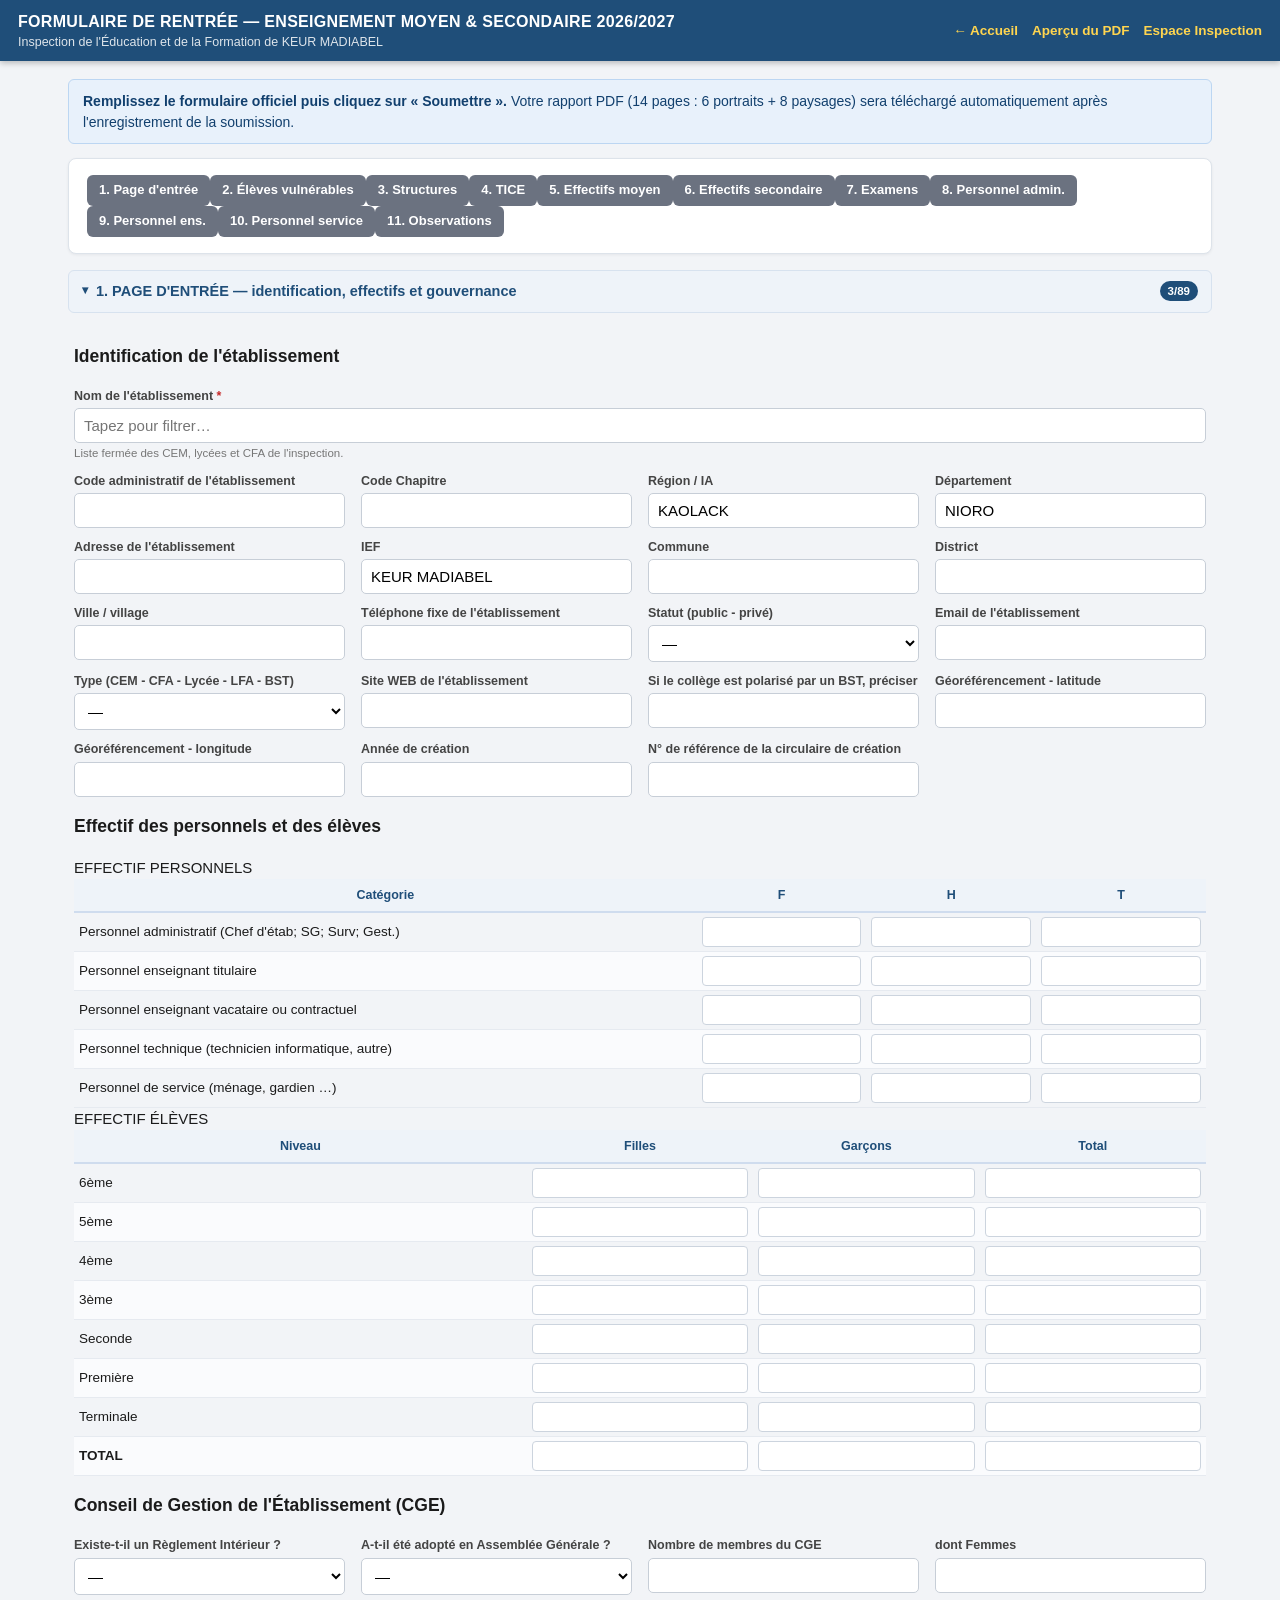
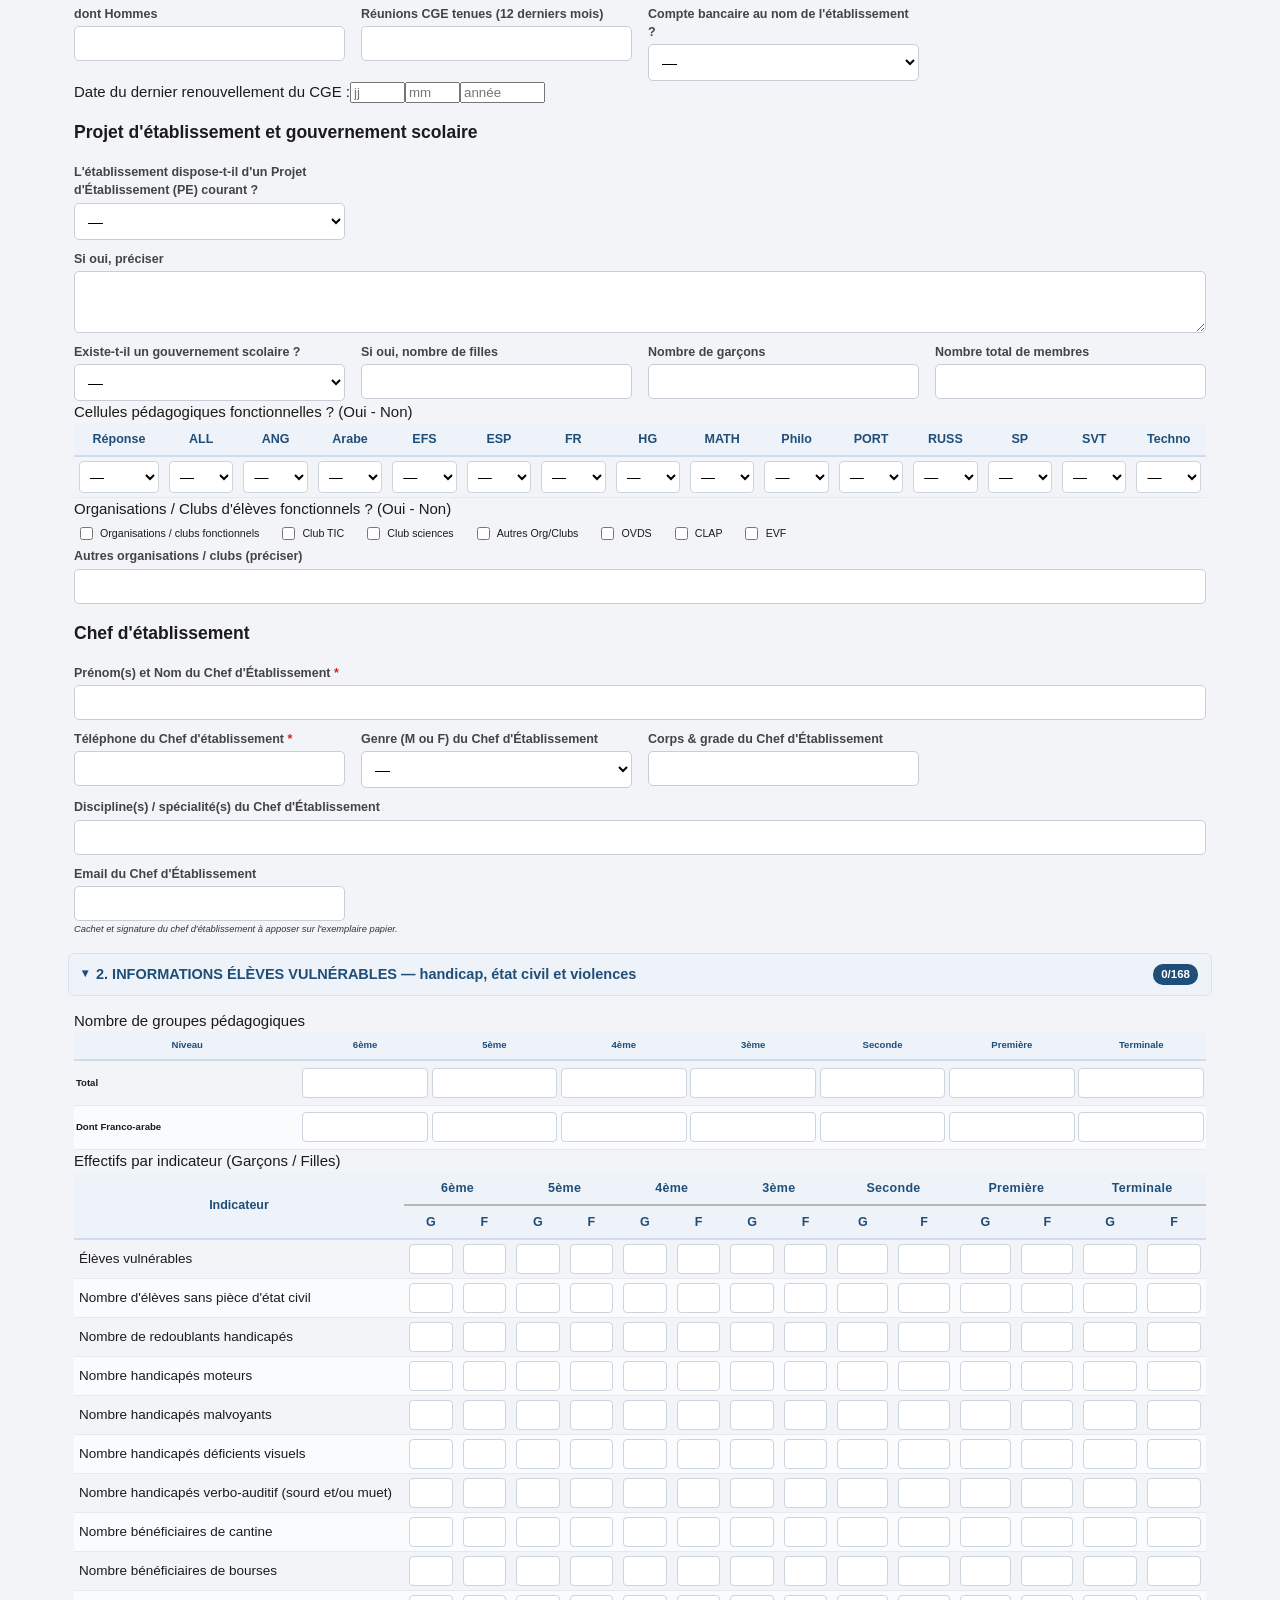
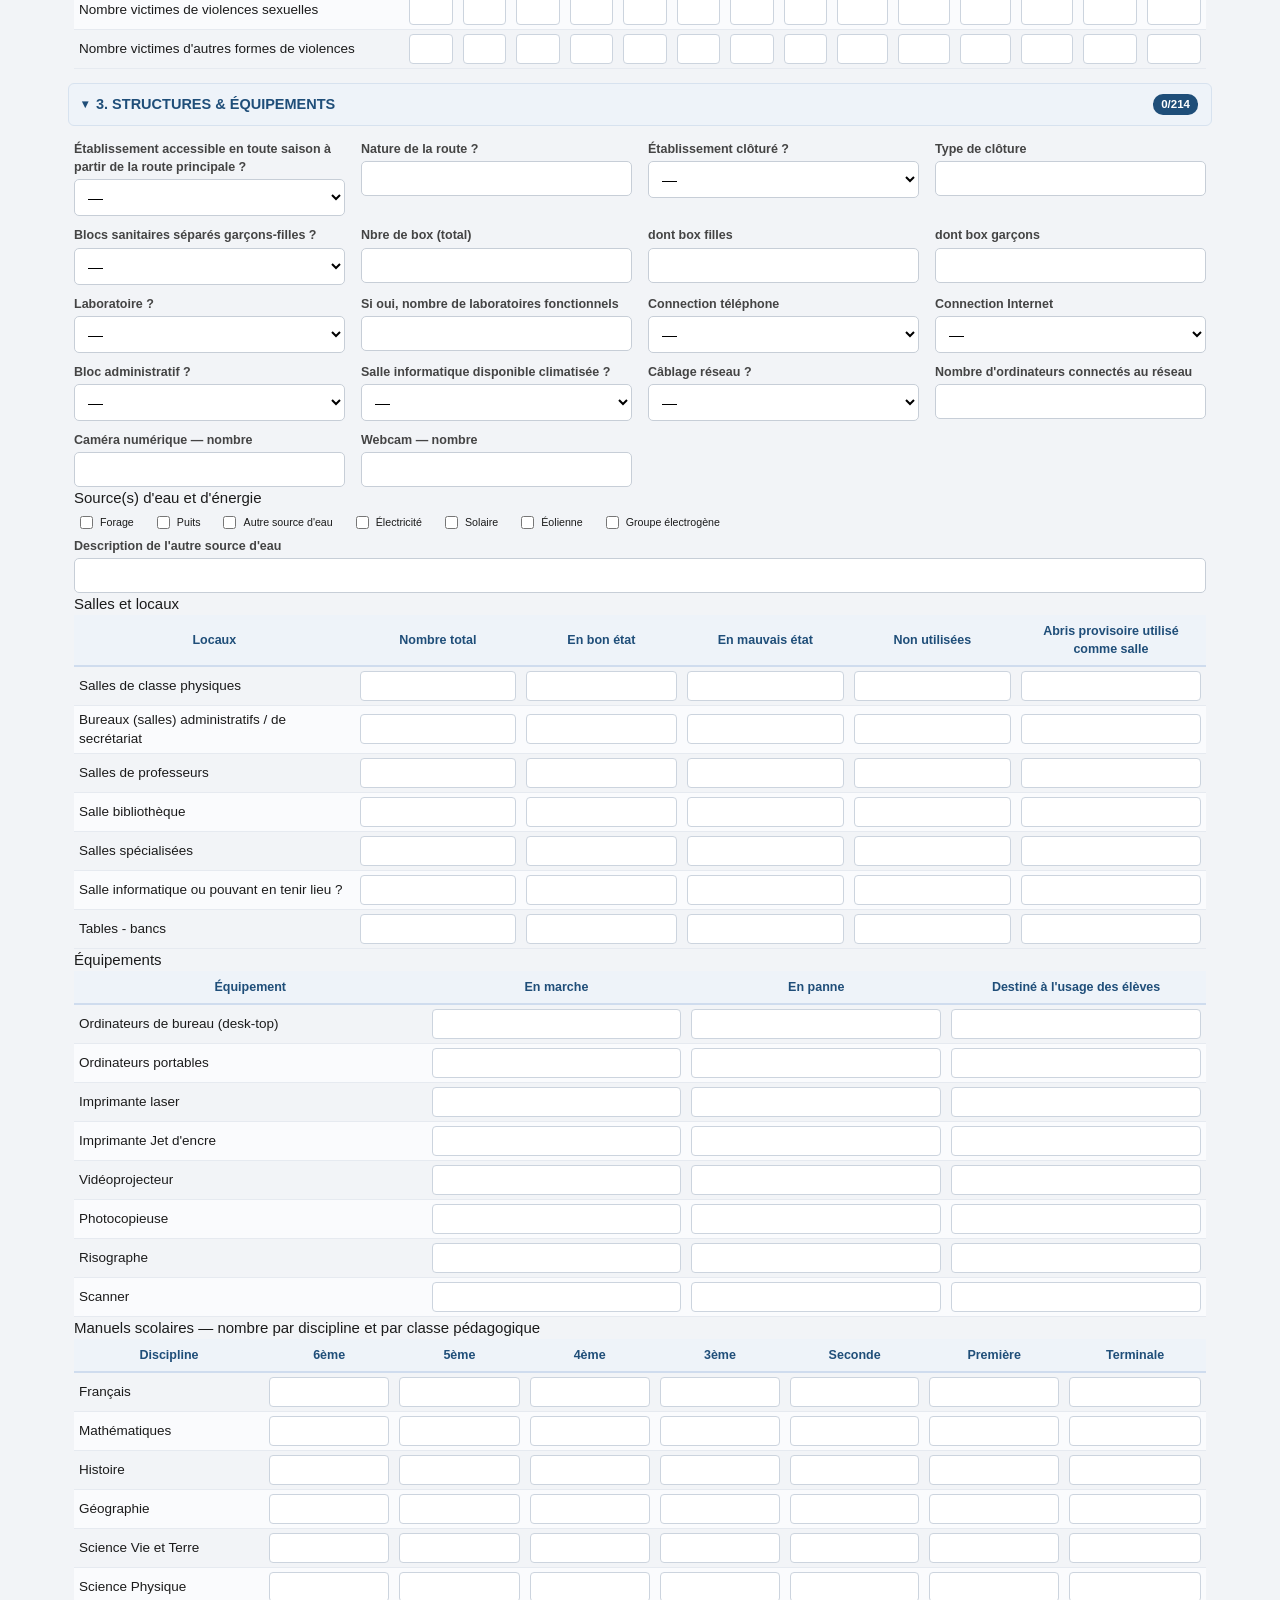
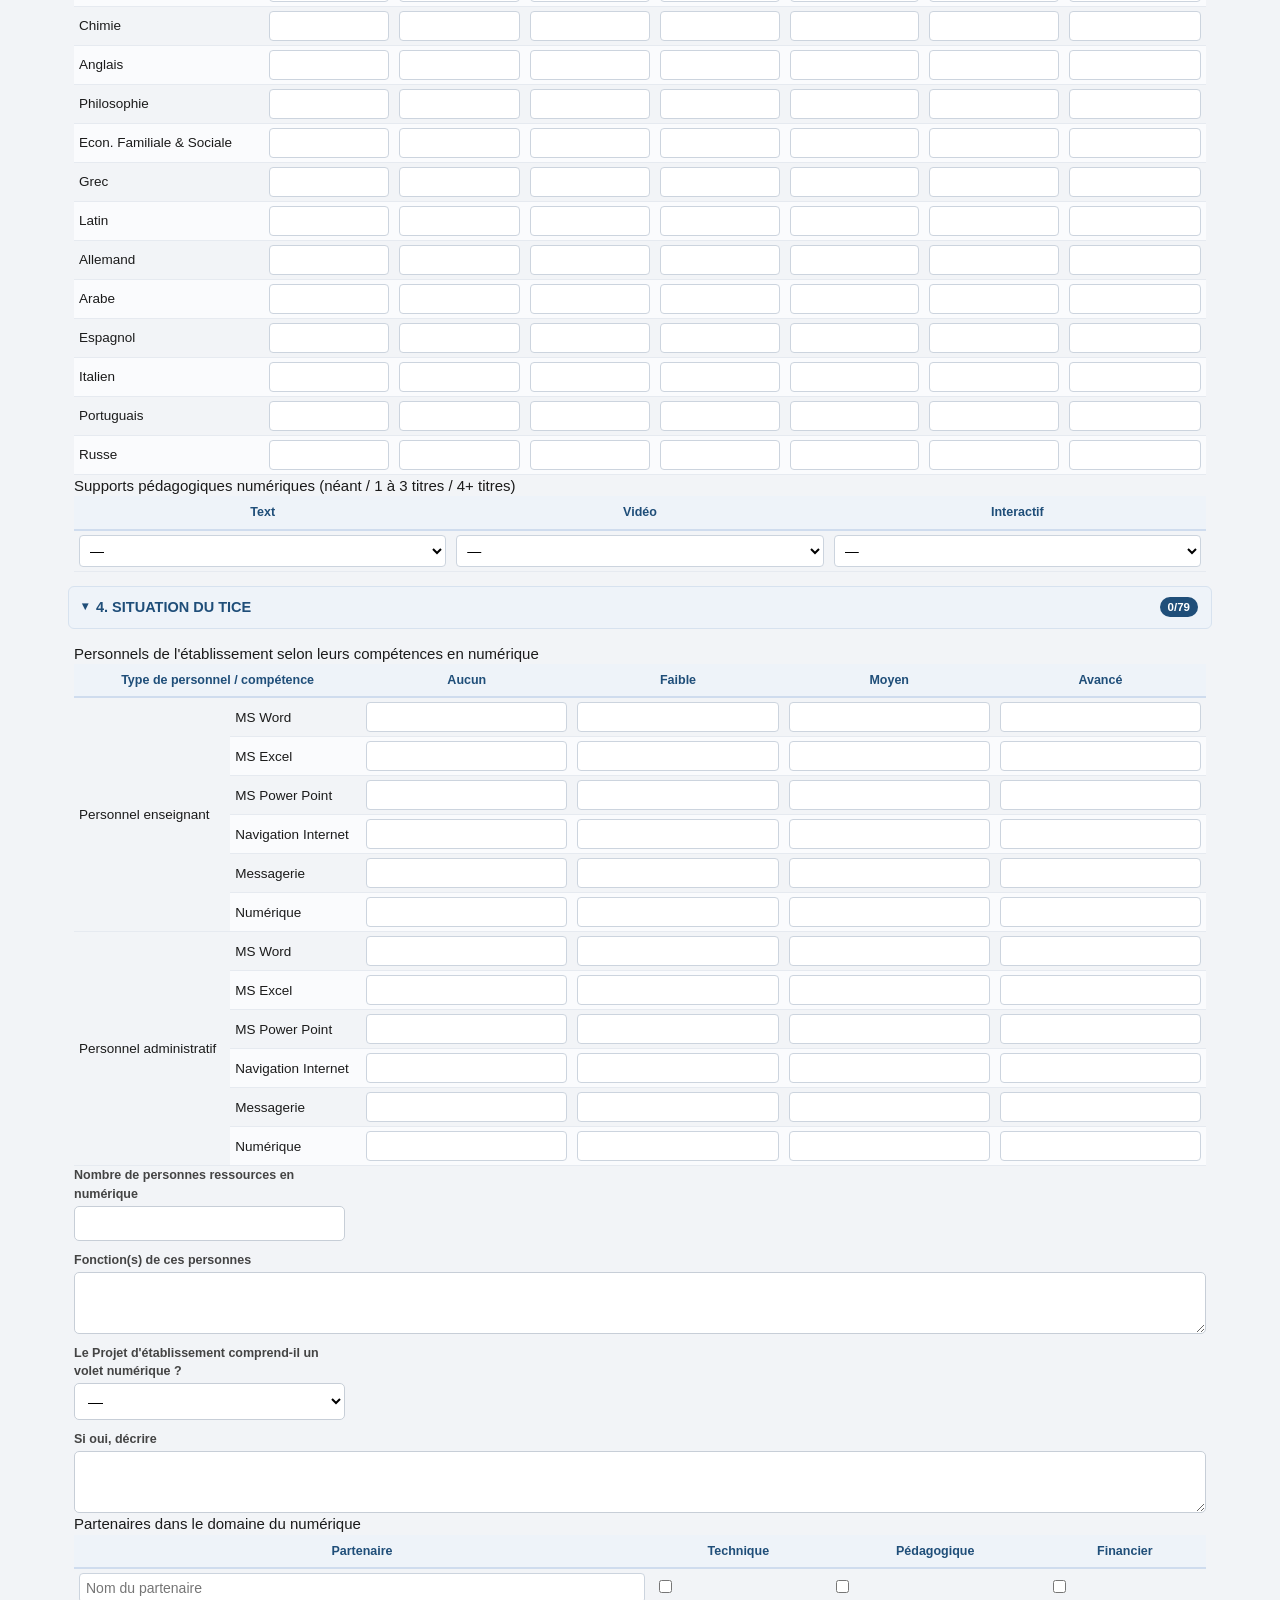
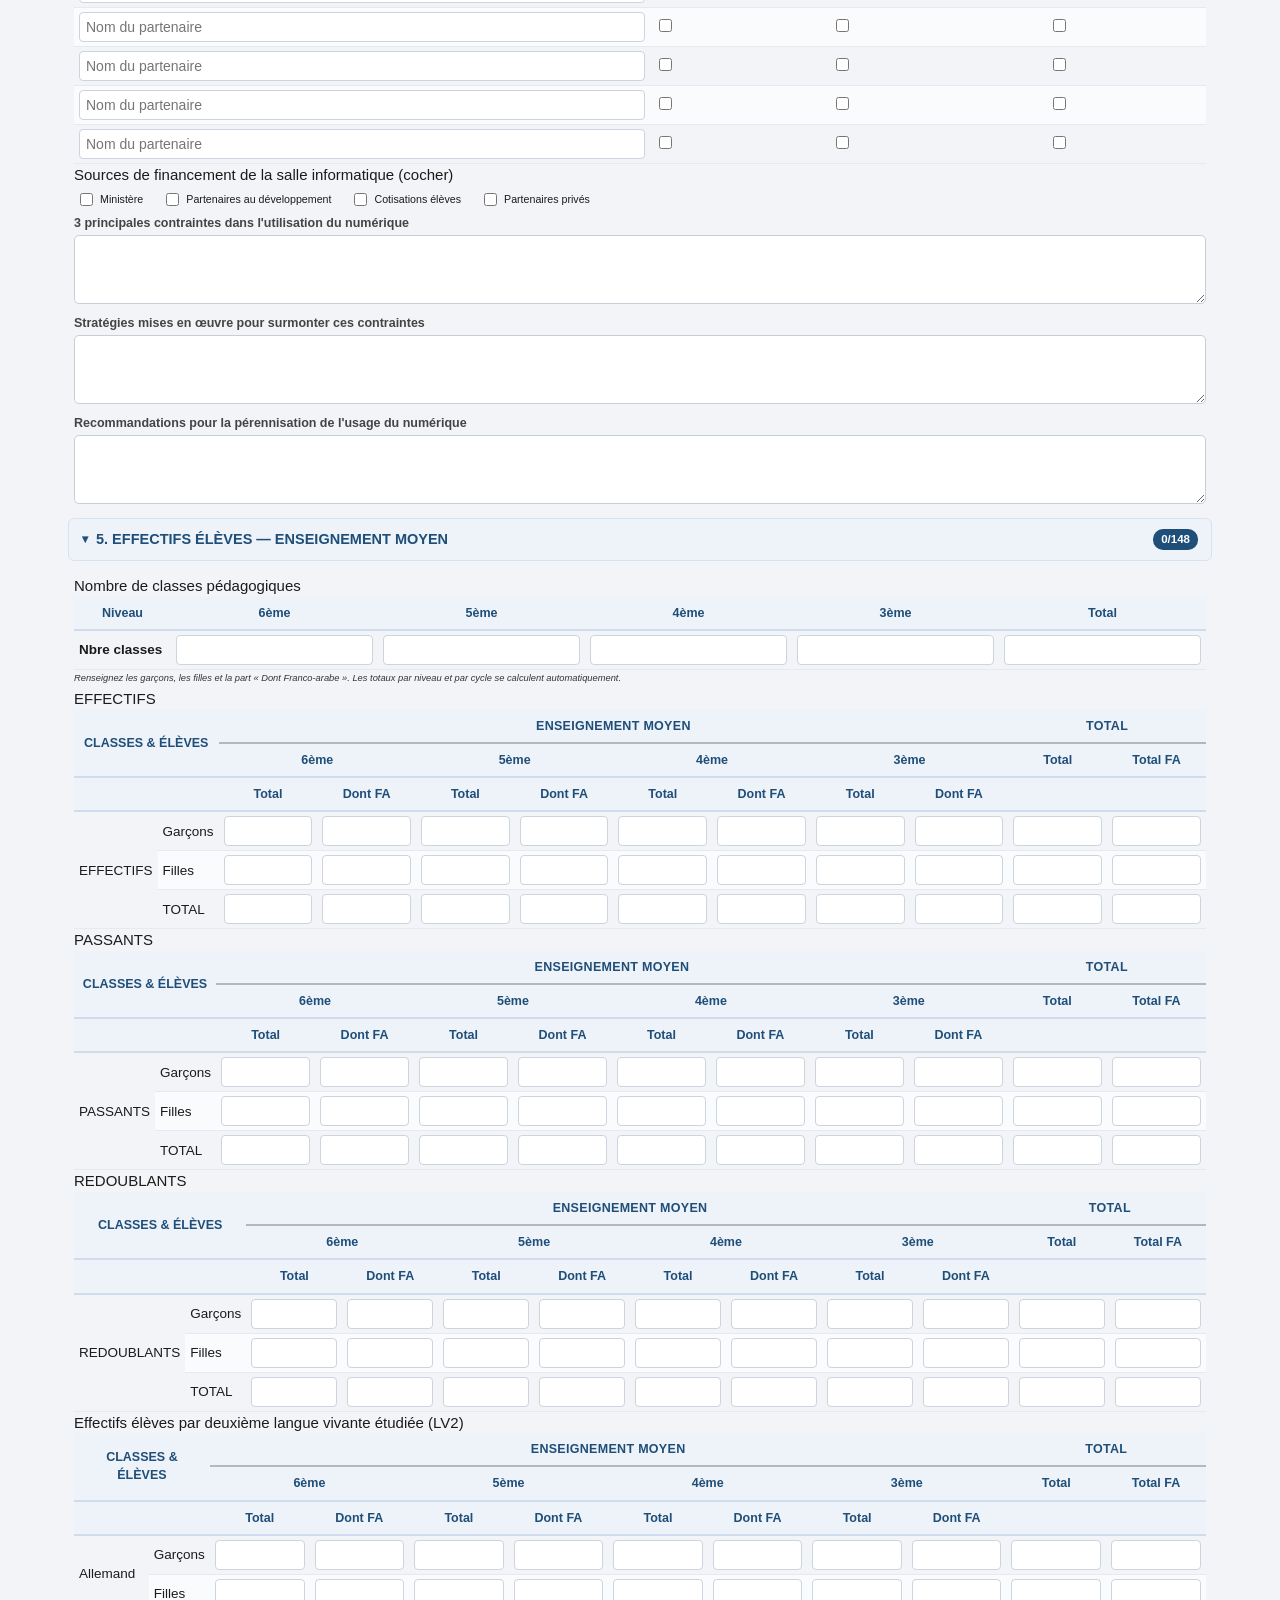
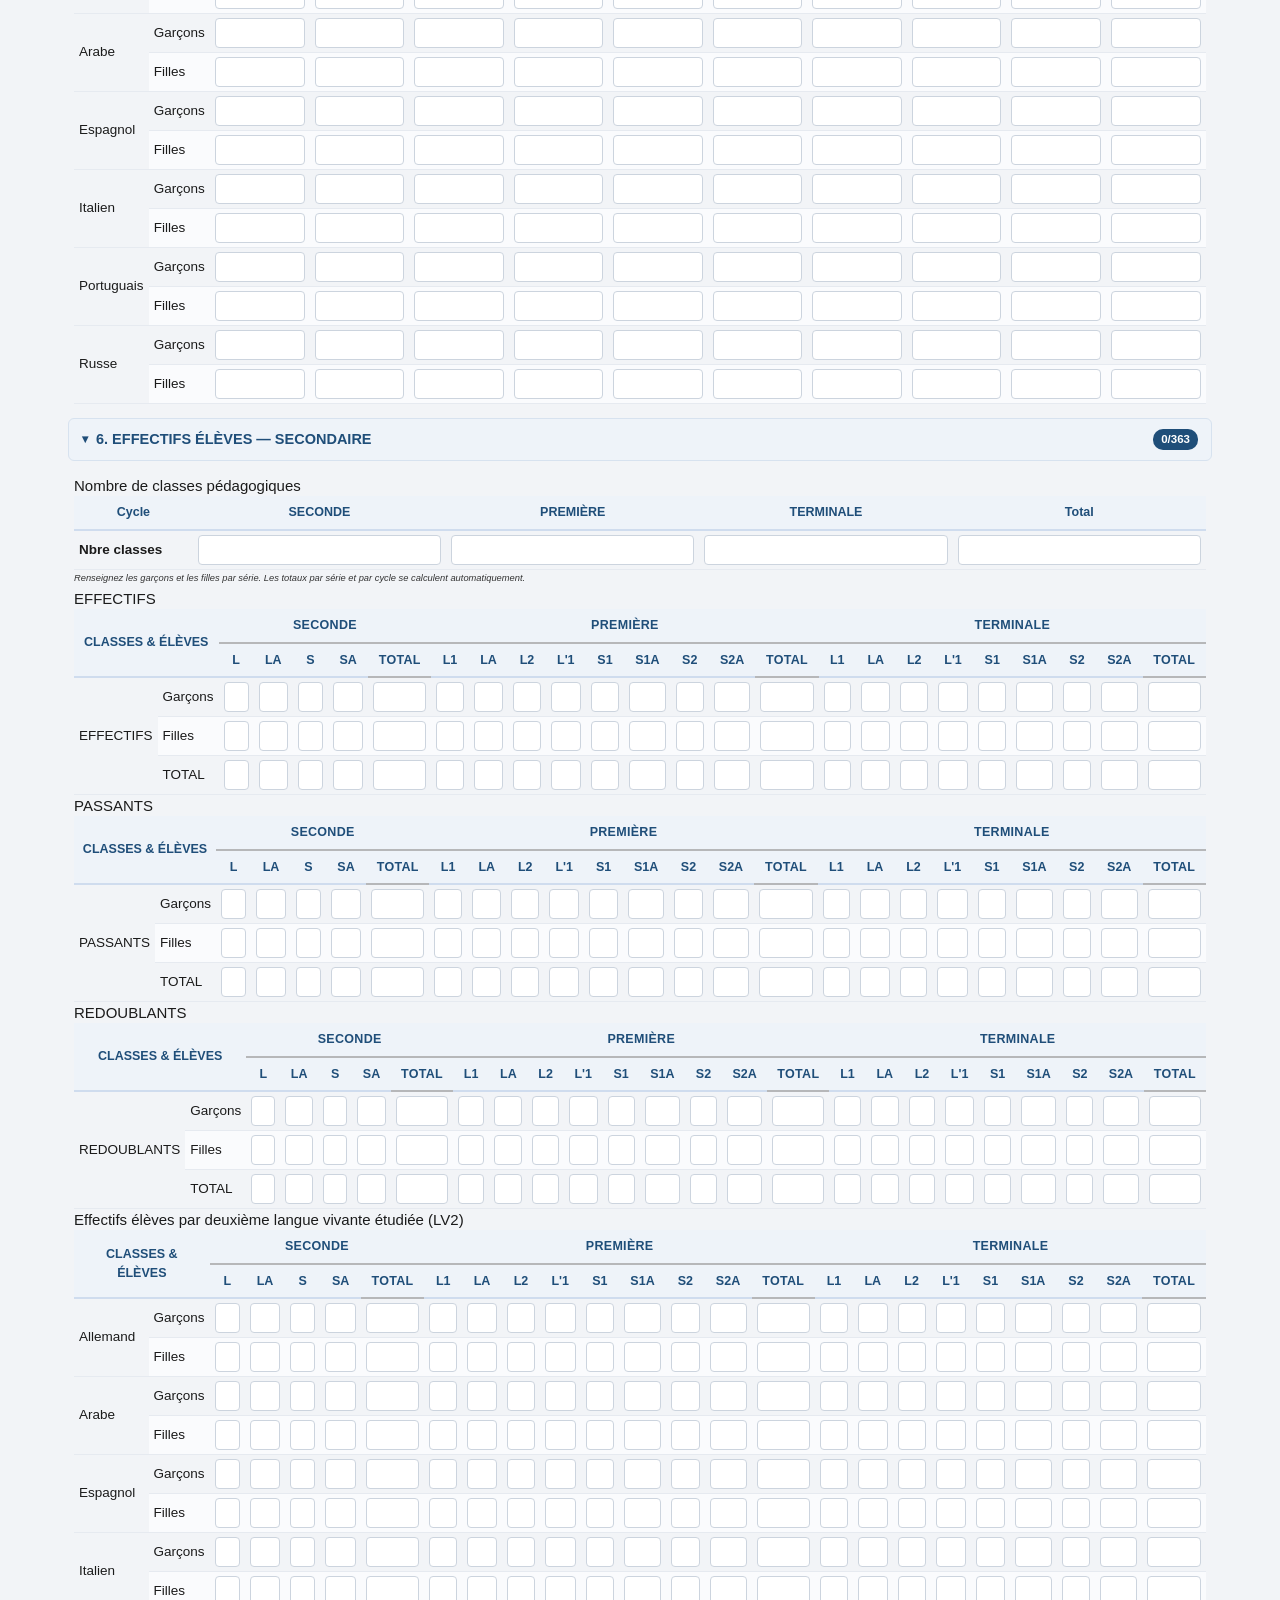
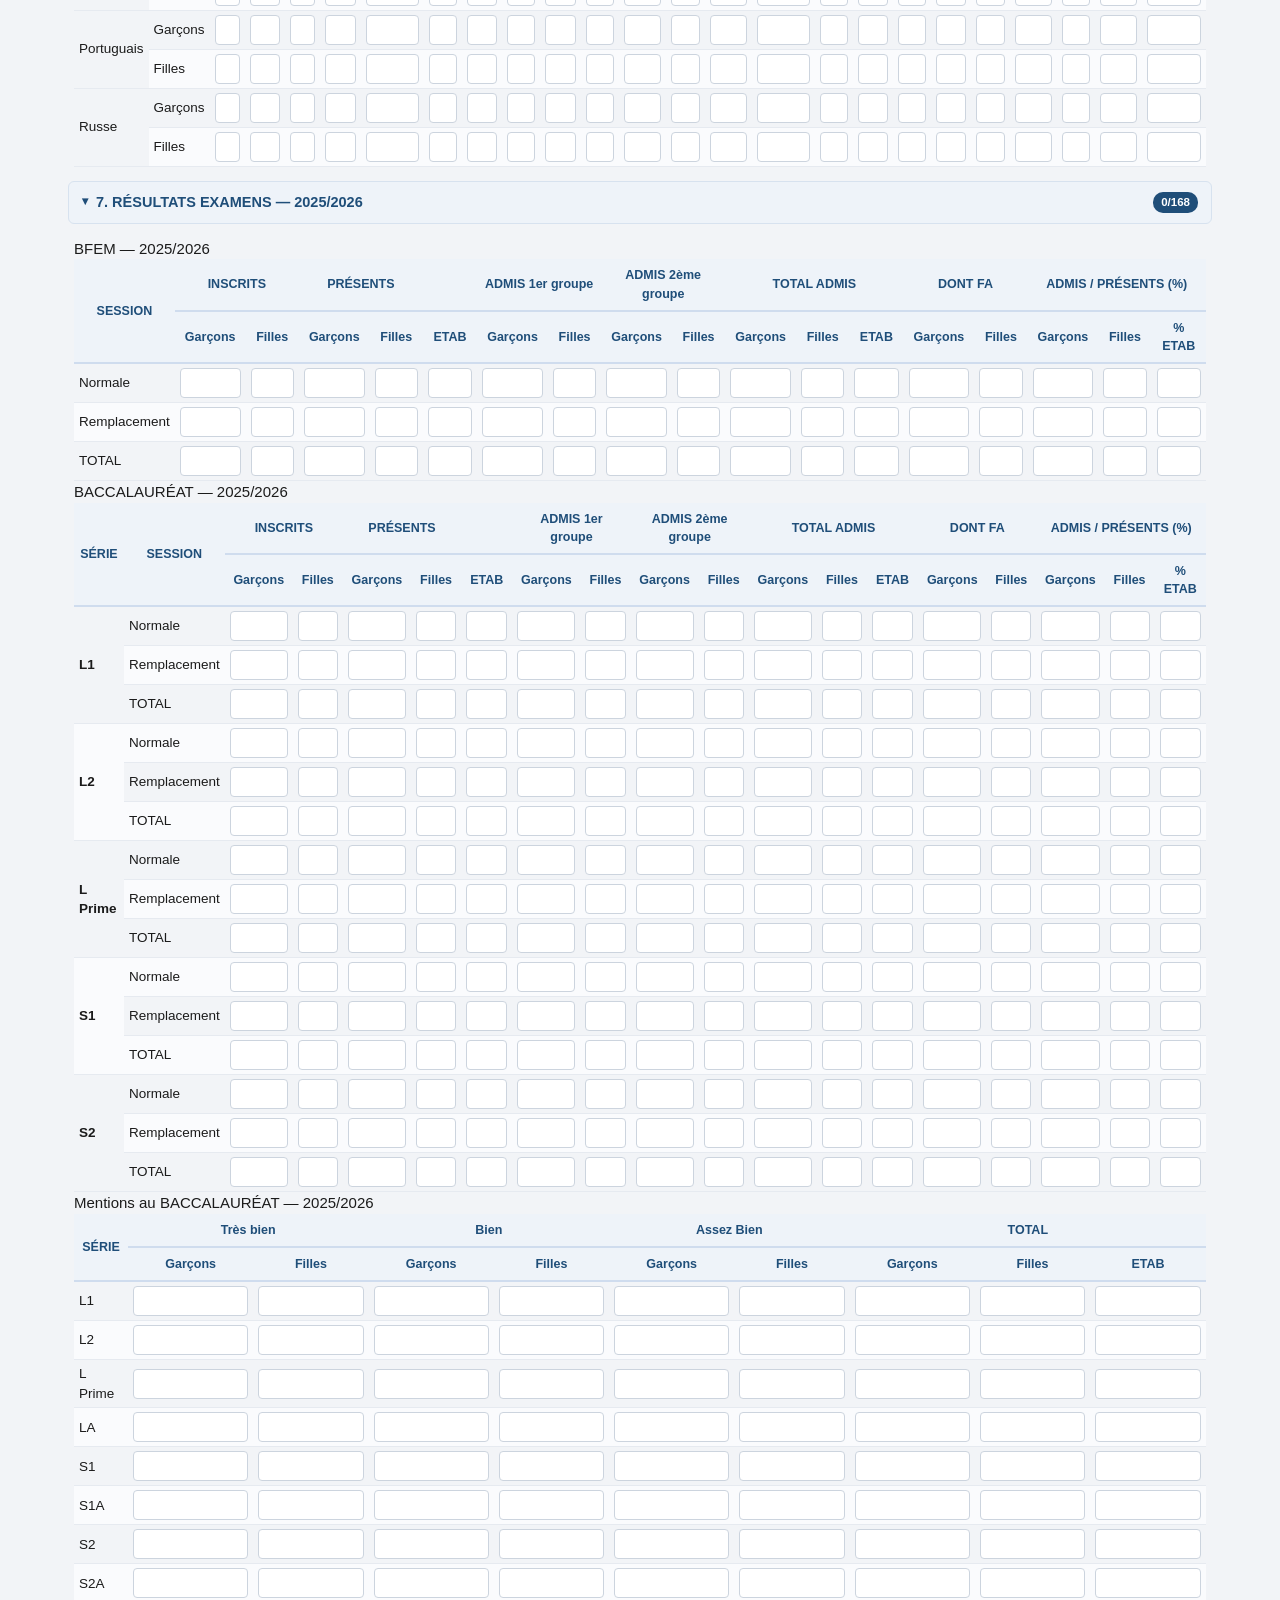
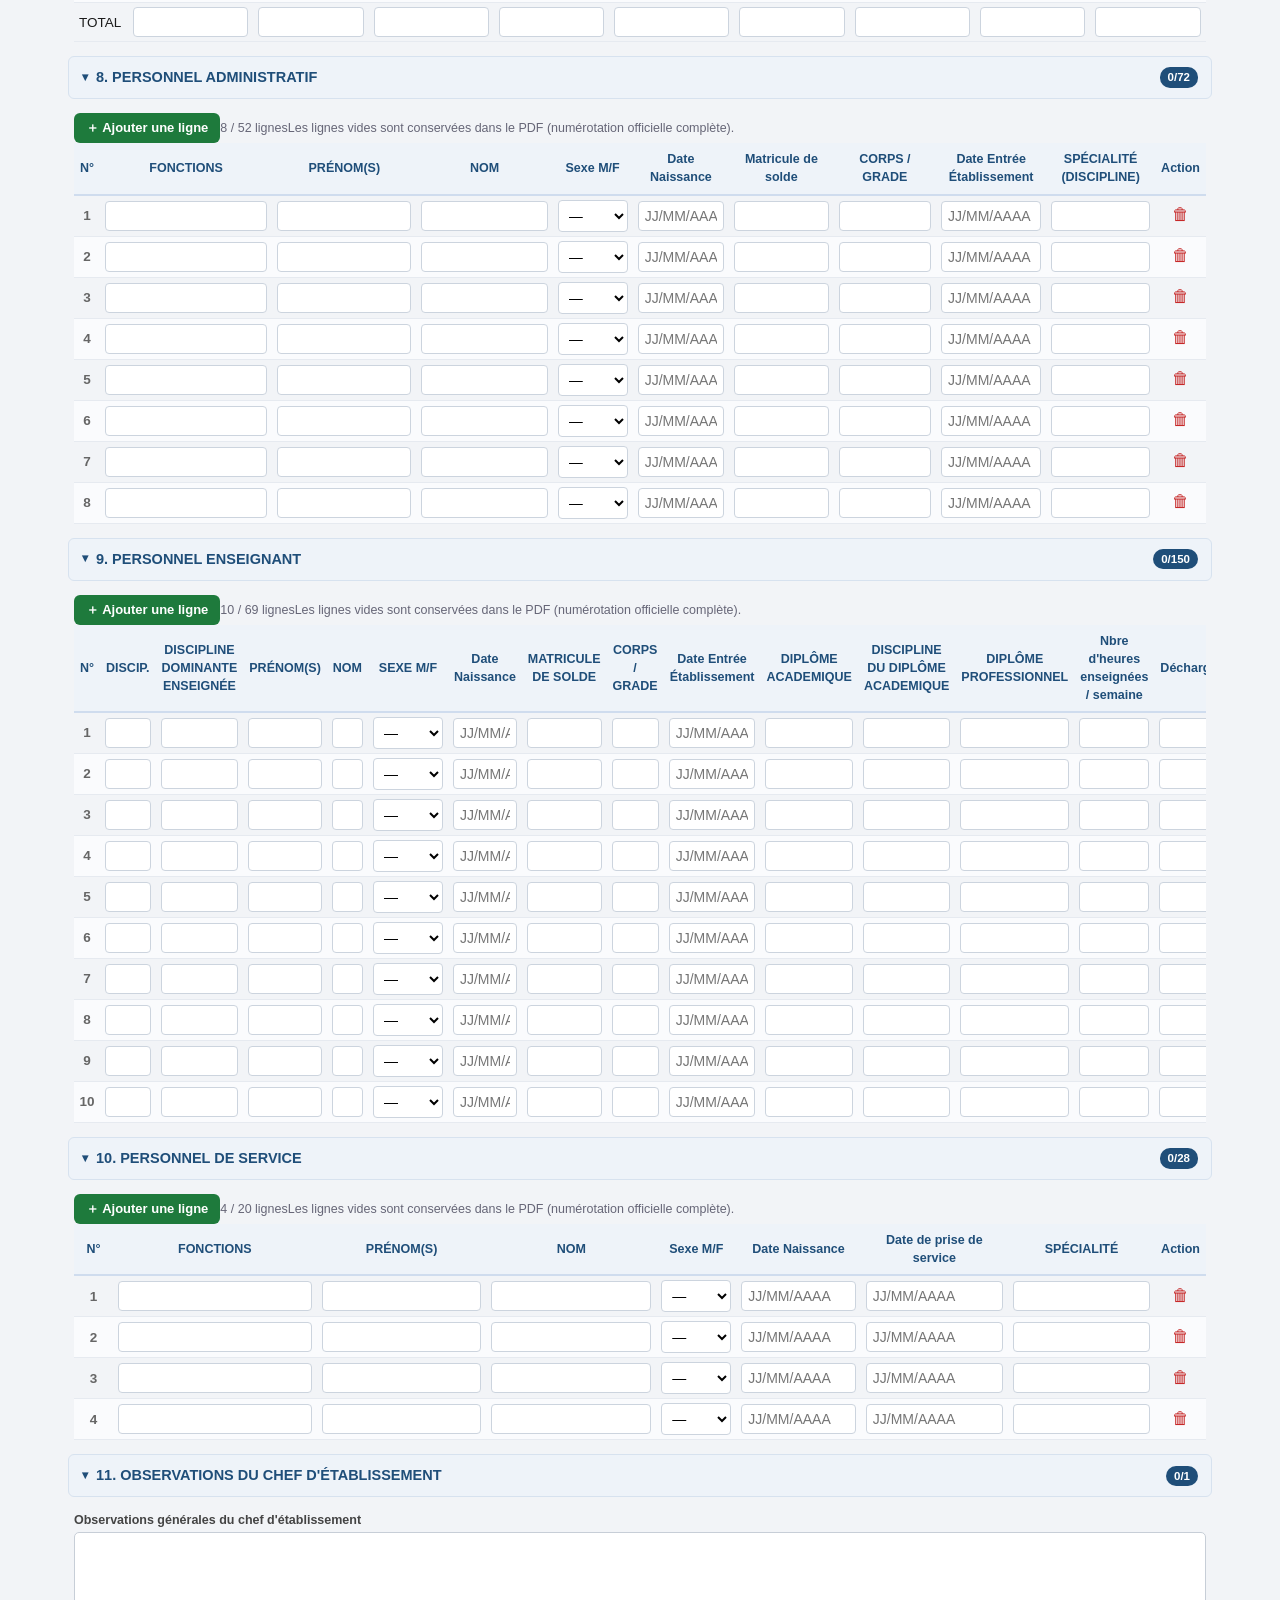
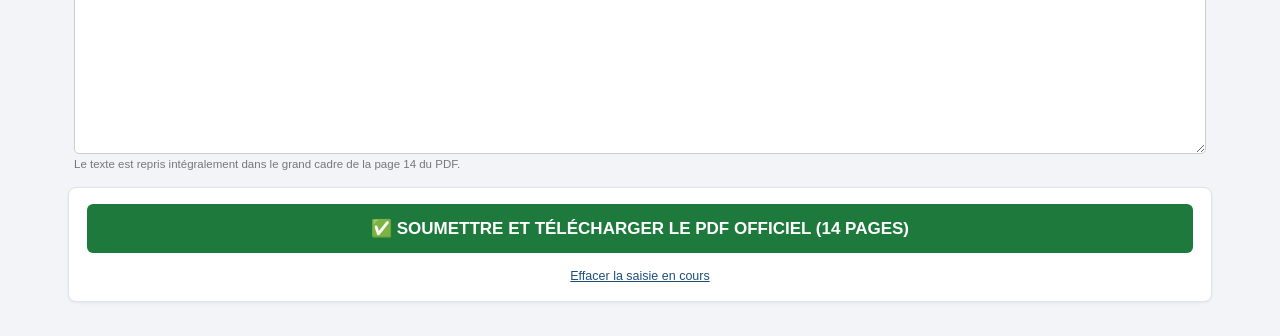
<file: general-moyen.html>
<!DOCTYPE html>
<html lang="fr">
<head>
<meta charset="utf-8">
<meta name="viewport" content="width=device-width, initial-scale=1">
<title>Saisie du rapport de rentrée — Enseignement moyen &amp; secondaire</title>
<link rel="stylesheet" href="assets/css/rapport.css">
<link rel="stylesheet" href="assets/css/app.css">
</head>
<body>

<div class="topbar">
  <div>
    <h1>FORMULAIRE DE RENTRÉE — ENSEIGNEMENT MOYEN &amp; SECONDAIRE 2026/2027</h1>
    <div class="sous">Inspection de l'Éducation et de la Formation de KEUR MADIABEL</div>
  </div>
  <div class="spacer"></div>
  <span class="sous" id="statut-brouillon"></span>
  <a class="lien" href="index.html">← Accueil</a>
  <a class="lien" href="apercu.html?type=general-moyen">Aperçu du PDF</a>
  <a class="lien" href="admin.html?type=general-moyen">Espace Inspection</a>
</div>

<div class="conteneur">

  <div id="message" class="bandeau info">
    <b>Remplissez le formulaire officiel puis cliquez sur « Soumettre ».</b>
    Votre rapport PDF (14 pages : 6 portraits + 8 paysages) sera téléchargé
    automatiquement après l'enregistrement de la soumission.
  </div>

  <div id="alerte" class="bandeau erreur" style="display:none;"></div>

  <div id="formulaire"></div>

  <div class="carte center" id="carte-soumission">
    <button class="btn vert large" id="btn-soumettre">
      ✅ SOUMETTRE ET TÉLÉCHARGER LE PDF OFFICIEL (14 PAGES)
    </button>
    <div class="petit mt">
      <a href="#" id="lien-reset">Effacer la saisie en cours</a>
    </div>
  </div>

</div>

<!-- Aperçu du rapport : révélé uniquement après soumission -->
<div class="conteneur" id="zone-apercu" style="display:none;">
  <div class="carte">
    <h2>Votre rapport officiel</h2>
    <div id="etat-apercu" class="bandeau ok"></div>
    <div style="display:flex; gap:10px; flex-wrap:wrap;">
      <button class="btn vert" id="btn-retel">⬇ Retélécharger le PDF</button>
      <a class="btn gris" href="general-moyen.html">Nouvelle saisie</a>
    </div>
  </div>
  <div class="apercu-wrap" id="apercu"></div>
</div>

<div class="progression" id="progression">
  <div id="prog-texte">Traitement…</div>
  <div class="barre-interne"><div id="prog-barre"></div></div>
</div>

<!-- jsPDF + html2canvas : chargés à la demande par assets/js/pdf.js -->
<script src="assets/vendor/supabase.min.js"></script>
<script>window.RR_TYPE = "general-moyen";</script>
<script src="assets/js/config.js"></script>
<script src="assets/js/lib.js"></script>
<script src="assets/js/rapport.js"></script>
<script src="assets/js/pdf.js"></script>
<script src="assets/js/db.js"></script>
<script src="assets/js/ecoles.js"></script>
<script src="assets/js/champs-general-moyen.js"></script>
<script src="assets/js/form-general-moyen.js"></script>
<script src="assets/js/rapport-general-moyen.js"></script>
<script>
(function () {
  "use strict";
  var CFG = window.RR_CONFIG;
  var TYPE = window.RR_TYPE;
  var zone = document.getElementById("formulaire");
  var message = document.getElementById("message");
  var alerte = document.getElementById("alerte");
  var progression = document.getElementById("progression");
  var ctxCourant = null;

  function modele() {
    var m = (window.RR_MODELES || {})[TYPE];
    return m || { buildContext: window.RR.buildContext,
                  renderPreview: window.RR.renderPreview,
                  fitPreview: window.RR.fitPreview };
  }

  function afficherAlerte(liste) {
    alerte.style.display = "block";
    alerte.innerHTML = "<b>Saisie incomplète :</b><br>• " +
      liste.map(window.RR.esc).join("<br>• ");
    alerte.scrollIntoView({ behavior: "smooth", block: "center" });
  }

  var page = {
    erreur: afficherAlerte,
    annule: function (texte) {
      progression.classList.remove("visible");
      document.getElementById("prog-barre").style.width = "0%";
      alerte.style.display = "none";
      message.className = "bandeau warn";
      message.innerHTML = "<b>⛔ " + window.RR.esc(texte) + "</b>";
      message.scrollIntoView({ behavior: "smooth", block: "center" });
    },
    apercu: document.getElementById("apercu"),
    progres: function (texte, pct) {
      progression.classList.add("visible");
      document.getElementById("prog-texte").textContent = texte;
      document.getElementById("prog-barre").style.width = (pct || 0) + "%";
    },
    apercuVisible: function () {
      document.getElementById("zone-apercu").style.display = "block";
    },
    succes: function (res, nom, ctx) {
      progression.classList.remove("visible");
      document.getElementById("prog-barre").style.width = "0%";
      alerte.style.display = "none";
      var etat = document.getElementById("etat-apercu");
      var texte;
      if (res.envoye) {
        texte = "<b>✅ Rapport enregistré et PDF téléchargé :</b> " +
                window.RR.esc(nom);
      } else {
        texte = "<b>⚠ " + window.RR.esc(res.message) + "</b><br>" +
                "Votre PDF est téléchargé : conservez-le, l'envoi se fera " +
                "automatiquement au prochain accès réseau.";
      }
      etat.innerHTML = texte;
      message.className = "bandeau ok";
      message.innerHTML = "<b>Soumission terminée.</b> " +
        "Fichier officiel généré : <b>" + window.RR.esc(nom) + "</b> — " +
        "14 pages (6 portraits + 8 paysages).";
      document.getElementById("zone-apercu").scrollIntoView({
        behavior: "smooth", block: "start"
      });
      ctxCourant = ctx;
    }
  };

  /* --- Construction du formulaire --- */
  window.RRformGeneralMoyen.construire(zone);

  /* --- Reprise d'une modification lancée depuis l'espace Inspection ---
     Clé DÉDIÉE au type : aucune collision avec les autres rapports. */
  var aModifier = null;
  try {
    aModifier = JSON.parse(
      sessionStorage.getItem("RR_MODIF_GENERAL_MOYEN") || "null");
  } catch (e) { aModifier = null; }

  if (aModifier && aModifier.donnees) {
    try { sessionStorage.removeItem("RR_MODIF_GENERAL_MOYEN"); }
    catch (e) {}
    window.RRformGeneralMoyen.remplir(aModifier.donnees);
    try {
      localStorage.setItem(CFG.LS_BROUILLON_GENERAL_MOYEN,
                           JSON.stringify(aModifier.donnees));
    } catch (e) {}
    message.className = "bandeau warn";
    message.innerHTML = "<b>✏ MODIFICATION D'UN RAPPORT ENREGISTRÉ — " +
      window.RR.esc(aModifier.nom || aModifier.code) + ".</b><br>" +
      "Les données du rapport sont chargées : corrigez ce qui doit l'être, " +
      "puis cliquez sur « SOUMETTRE ». Le rapport existant sera remplacé et " +
      "le nouveau PDF (14 pages) téléchargé." +
      "<br><span class='petit'>Gardez le même <b>nom d'établissement</b> : " +
      "le modifier créerait un rapport distinct au lieu de remplacer " +
      "celui-ci.</span>";
    window.scrollTo({ top: 0, behavior: "smooth" });
  } else {
    /* --- Reprise du brouillon --- */
    var brouillon = window.RRformGeneralMoyen.chargerBrouillon();
    if (brouillon && brouillon.identification &&
        brouillon.identification.nom_ecole) {
      window.RRformGeneralMoyen.remplir(brouillon);
      message.className = "bandeau info";
      message.innerHTML = "<b>Brouillon repris :</b> " +
        window.RR.esc(brouillon.identification.nom_ecole) +
        " — vous pouvez reprendre votre saisie là où vous l'aviez laissée.";
    }
  }

  /* --- File d'attente hors-ligne --- */
  (async function () {
    if (!window.RRdb.actif()) { return; }
    var avant = window.RRdb.attente();
    var res = await window.RRdb.viderFile();
    if (res.envoyes > 0) {
      message.className = "bandeau ok";
      message.innerHTML = "<b>" + res.envoyes + " soumission(s) en attente " +
        "ont été envoyées au serveur.</b>";
    } else if (avant > 0) {
      message.className = "bandeau warn";
      message.innerHTML = "<b>" + avant + " soumission(s) en attente d'envoi</b> " +
        "(réseau indisponible). Elles partiront automatiquement.";
    }
  }());

  /* --- Soumission --- */
  document.getElementById("btn-soumettre").addEventListener("click", async function () {
    var btn = this;
    btn.disabled = true;
    try {
      await window.RRformGeneralMoyen.soumettre(page);
    } catch (e) {
      progression.classList.remove("visible");
      afficherAlerte(["Erreur inattendue : " + e.message]);
    } finally {
      btn.disabled = false;
    }
  });

  /* --- Retéléchargement --- */
  document.getElementById("btn-retel").addEventListener("click", async function () {
    if (!ctxCourant) { return; }
    var btn = this;
    btn.disabled = true;
    try {
      page.progres("Chargement du module PDF…", 0);
      await window.RR.pdf.precharger();
      var pages = document.getElementById("apercu").querySelectorAll(".pdf-page");
      await window.RR.pdf.download(pages, ctxCourant, function (i, n) {
        page.progres("Génération du PDF — page " + i + " / " + n + "…",
                     Math.round(i / n * 100));
      });
      progression.classList.remove("visible");
    } catch (e) {
      progression.classList.remove("visible");
      afficherAlerte(["Erreur : " + e.message]);
    } finally {
      btn.disabled = false;
    }
  });

  /* --- Remise à zéro de la saisie --- */
  document.getElementById("lien-reset").addEventListener("click", function (ev) {
    ev.preventDefault();
    if (!confirm("Effacer toute la saisie en cours ?")) { return; }
    try { localStorage.removeItem(CFG.LS_BROUILLON_GENERAL_MOYEN); }
    catch (e) {}
    location.reload();
  });

  /* --- Listes des établissements moyens : mise à jour à la volée si le
         serveur répond ; sinon on garde la liste embarquée d'ecoles.js. --- */
  if (window.RRdb && window.RRdb.chargerListes) {
    window.RRdb.chargerListes()
      .then(function (r) {
        if (r && r.source === "serveur" && window.RRformGeneralMoyen) {
          window.RRformGeneralMoyen.rafraichirCombos();
        }
      })
      .catch(function () { /* hors-ligne : liste embarquée conservée */ });
  }

  window.addEventListener("resize", function () {
    if (ctxCourant) { modele().fitPreview(document.getElementById("apercu")); }
  });
}());
</script>
</body>
</html>
</file>
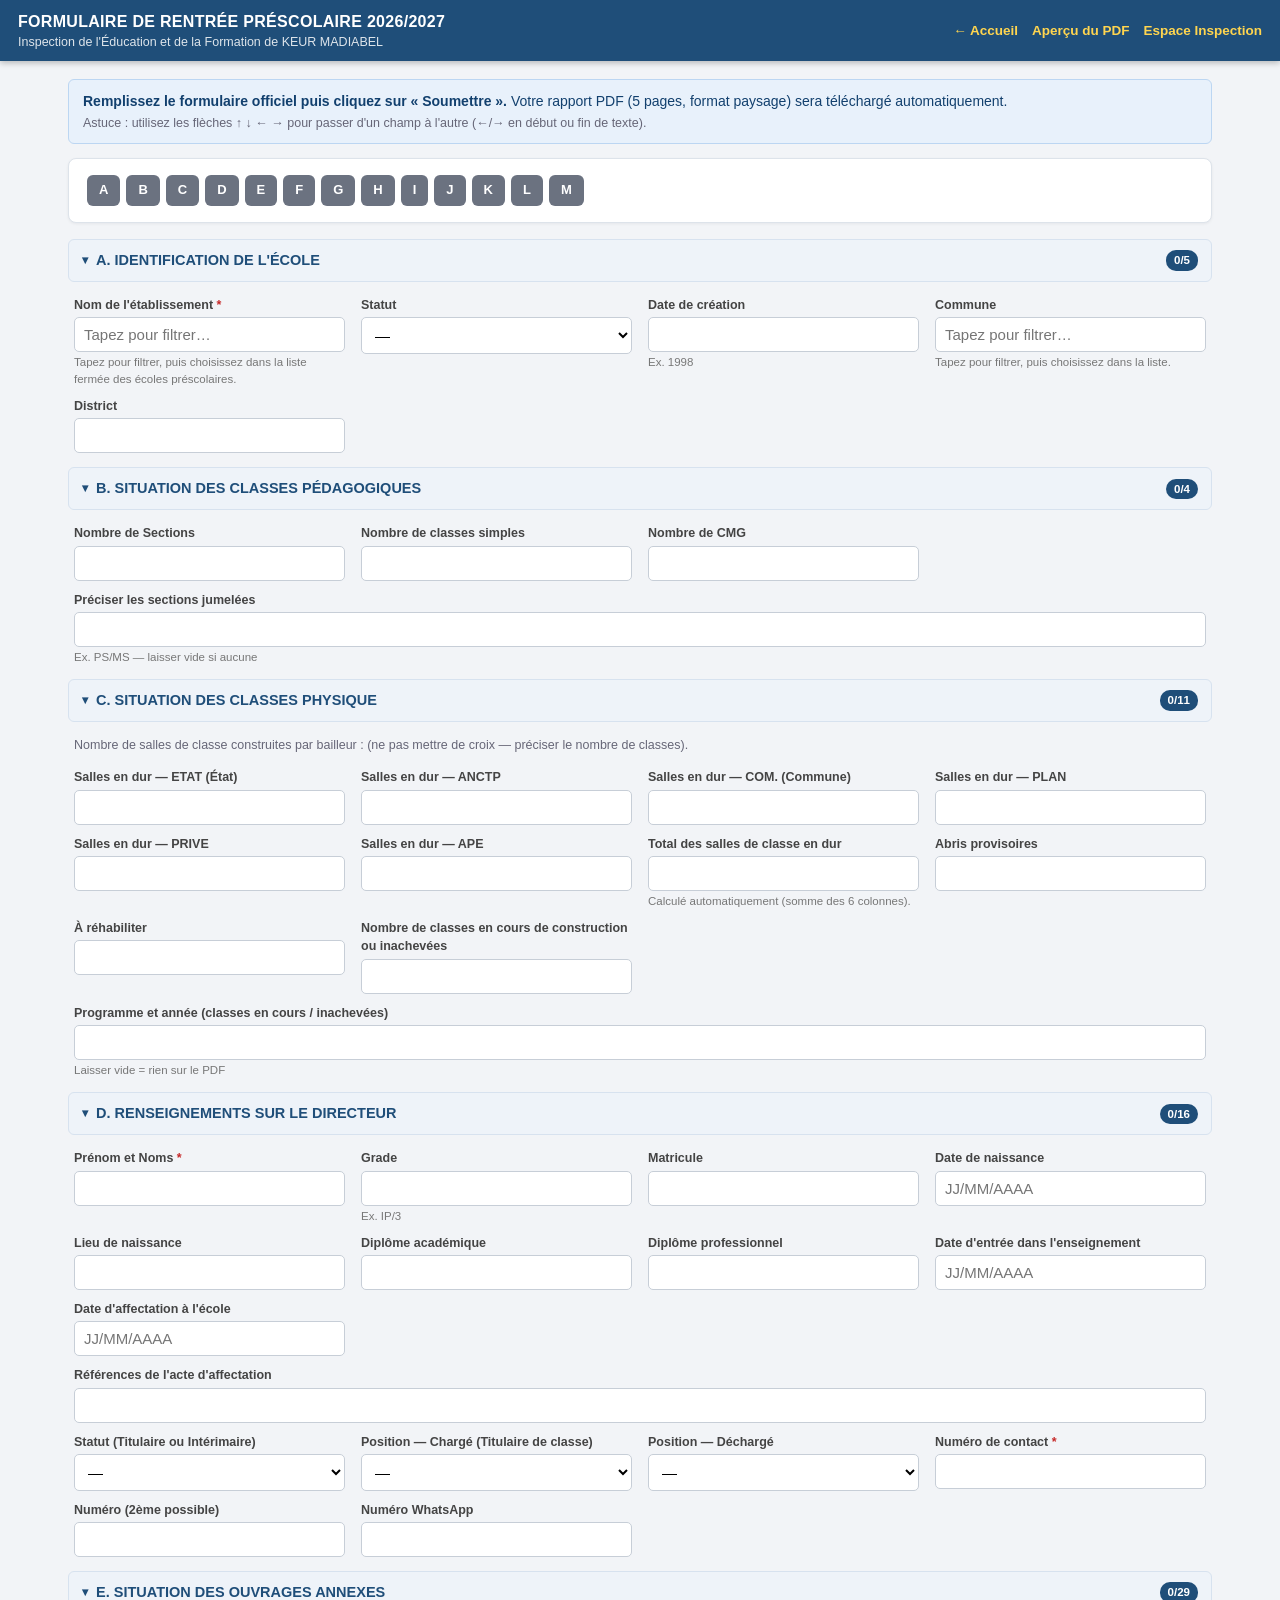
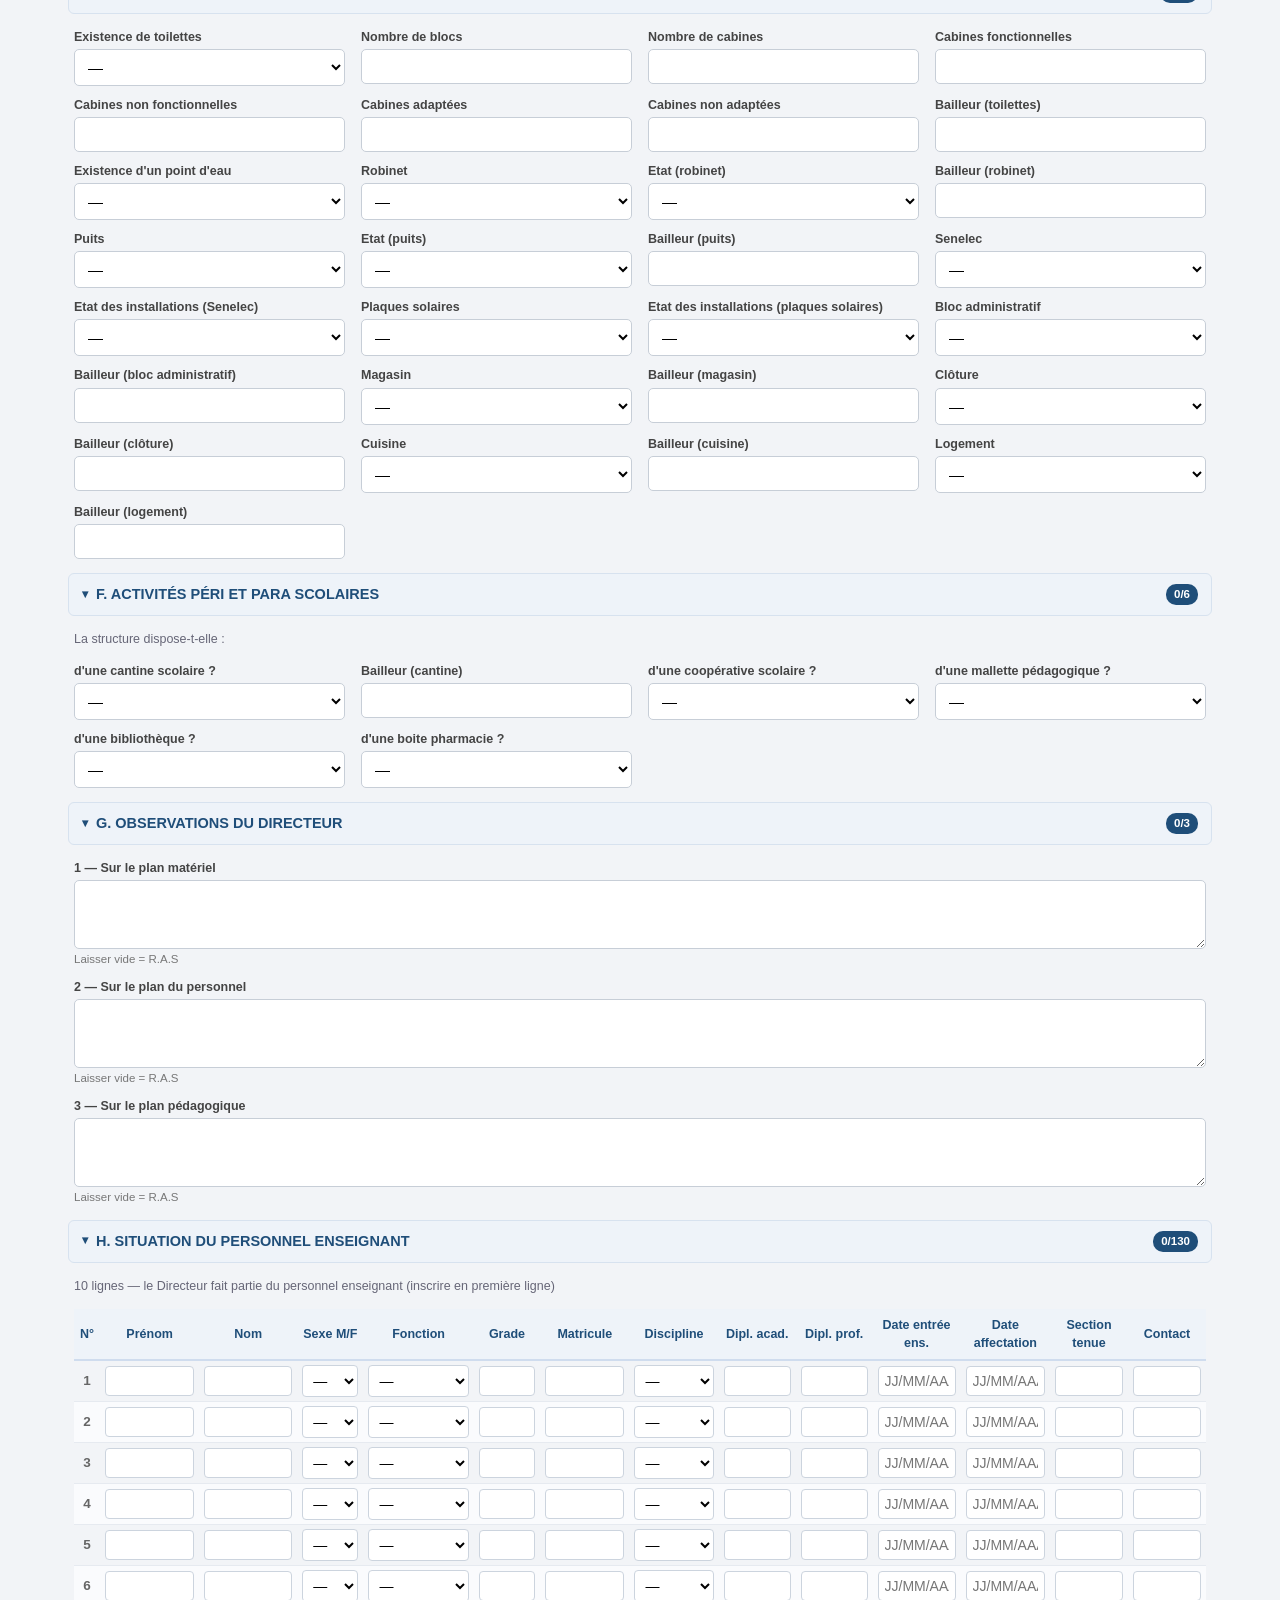
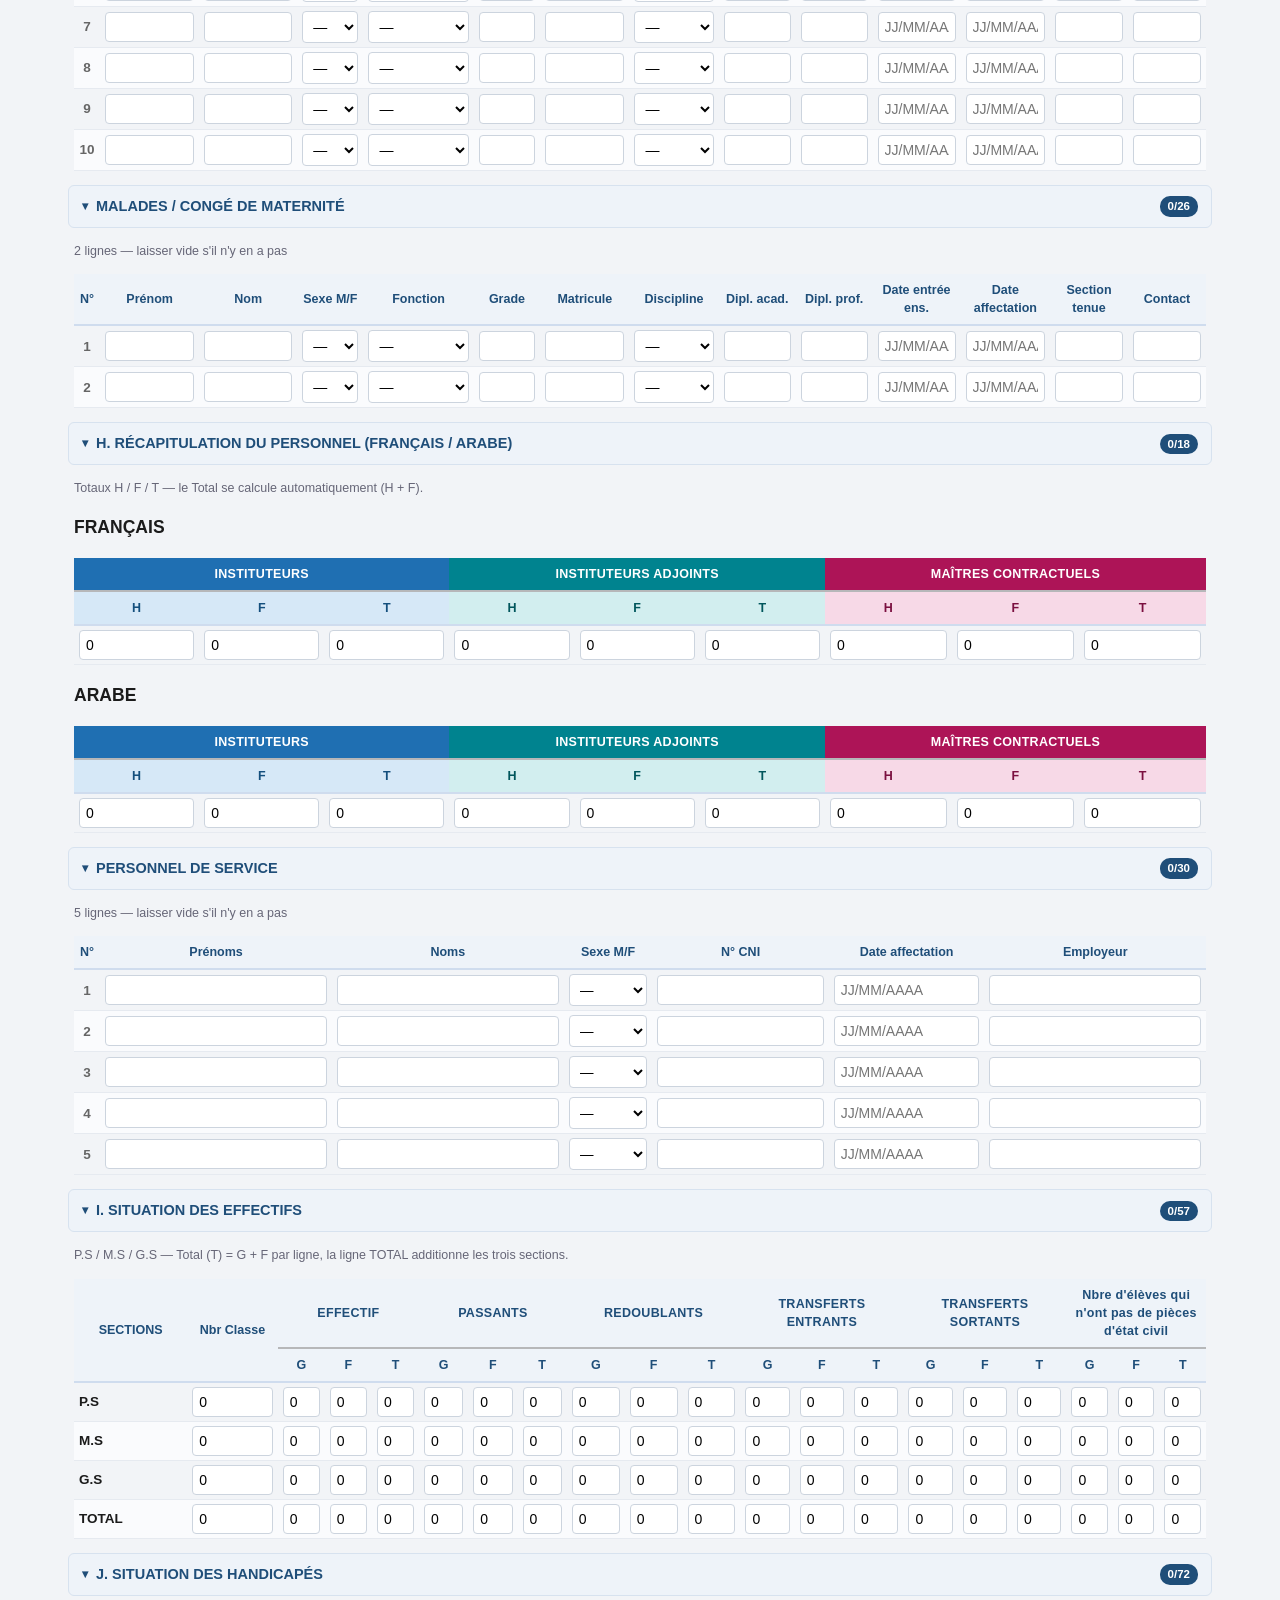
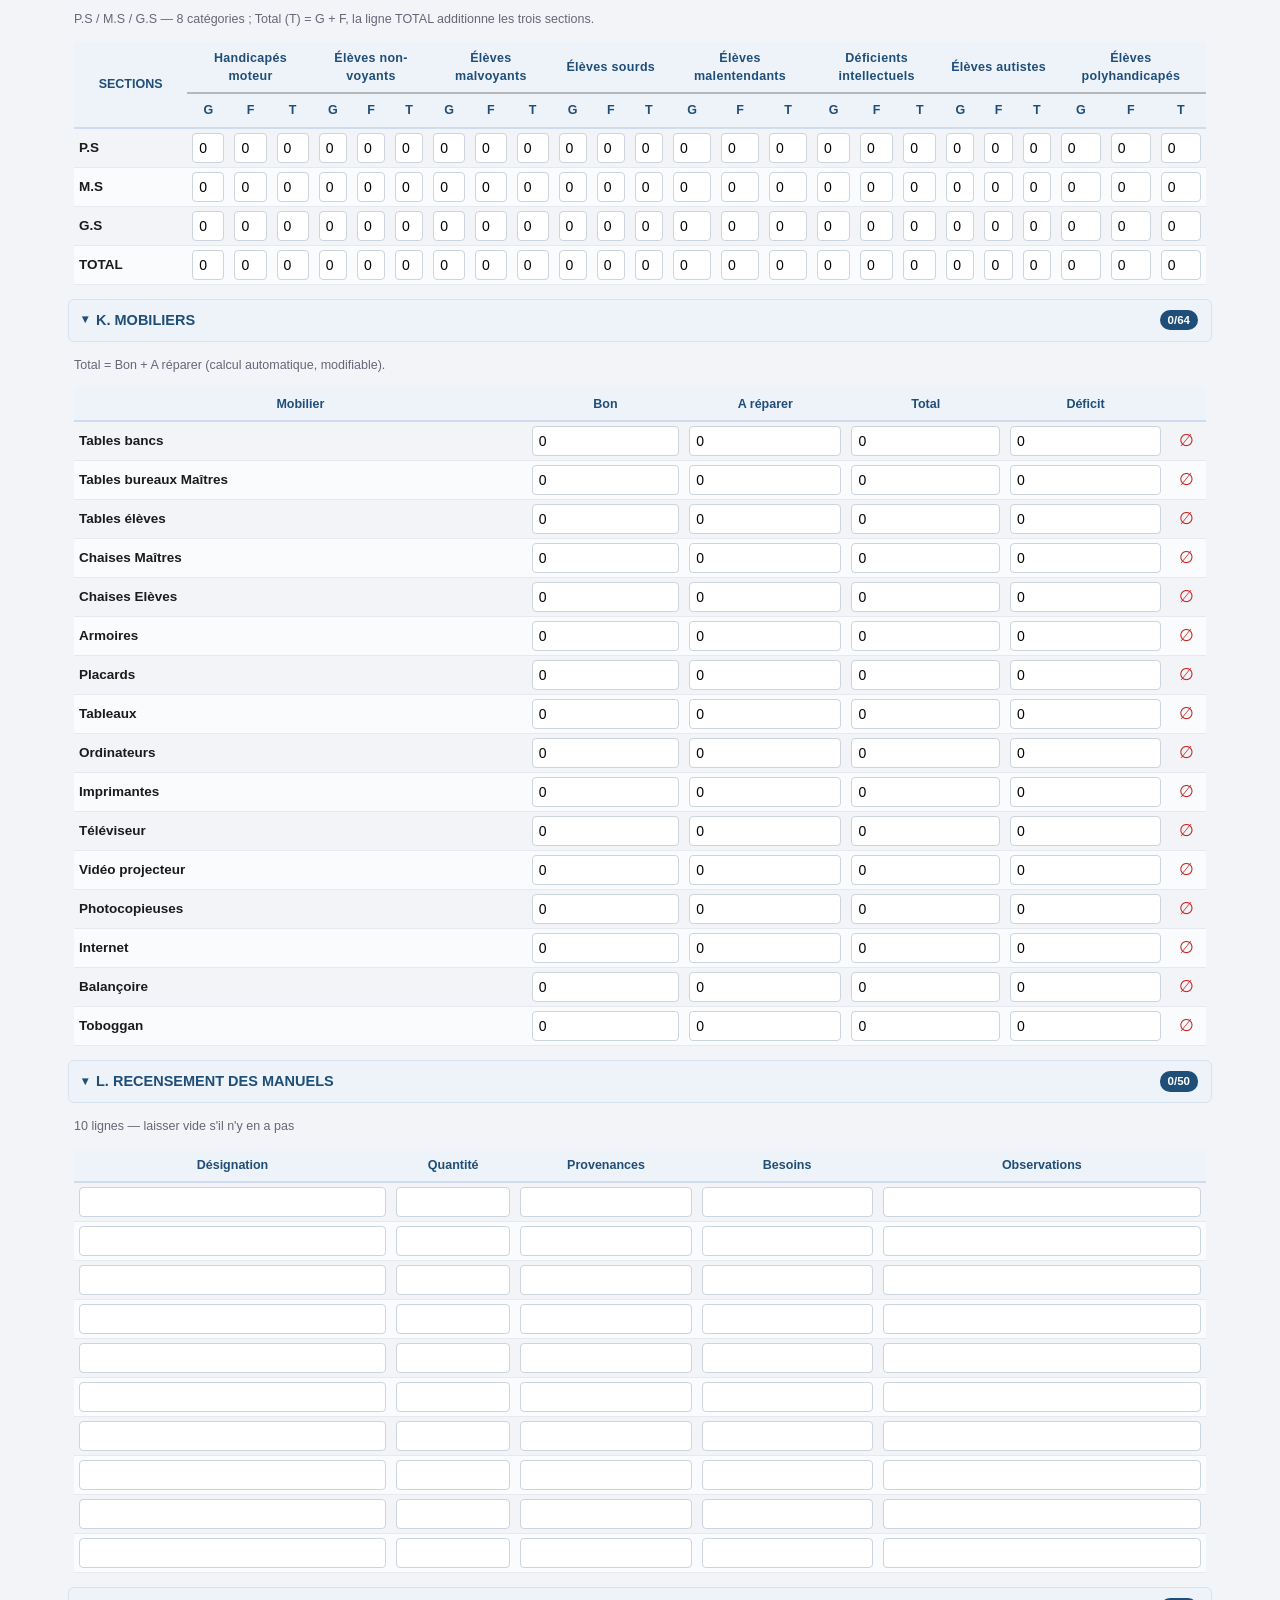
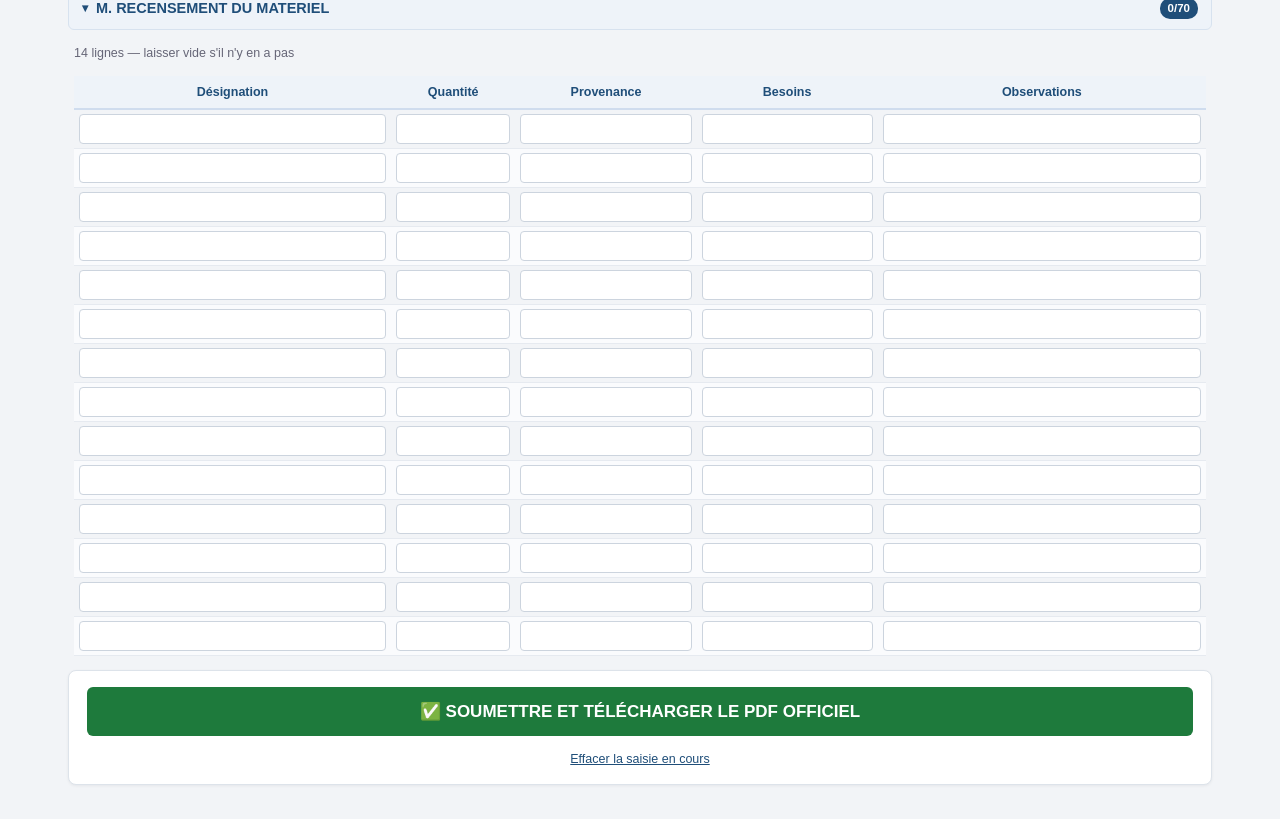
<file: general-prescolaire.html>
<!DOCTYPE html>
<html lang="fr">
<head>
<meta charset="utf-8">
<meta name="viewport" content="width=device-width, initial-scale=1">
<title>Saisie du rapport de rentrée — École préscolaire</title>
<link rel="stylesheet" href="assets/css/rapport.css">
<link rel="stylesheet" href="assets/css/app.css">
</head>
<body>

<div class="topbar">
  <div>
    <h1>FORMULAIRE DE RENTRÉE PRÉSCOLAIRE 2026/2027</h1>
    <div class="sous">Inspection de l'Éducation et de la Formation de KEUR MADIABEL</div>
  </div>
  <div class="spacer"></div>
  <span class="sous" id="statut-brouillon"></span>
  <a class="lien" href="index.html">← Accueil</a>
  <a class="lien" href="apercu.html?type=general-prescolaire">Aperçu du PDF</a>
  <a class="lien" href="admin.html?type=general-prescolaire">Espace Inspection</a>
</div>

<div class="conteneur">

  <div id="message" class="bandeau info">
    <b>Remplissez le formulaire officiel puis cliquez sur « Soumettre ».</b>
    Votre rapport PDF (5 pages, format paysage) sera téléchargé automatiquement.
    <br><span class="petit">Astuce : utilisez les flèches ↑ ↓ ← → pour passer
    d'un champ à l'autre (←/→ en début ou fin de texte).</span>
  </div>

  <div id="alerte" class="bandeau erreur" style="display:none;"></div>

  <div id="formulaire"></div>

  <div class="carte center" id="carte-soumission">
    <button class="btn vert large" id="btn-soumettre">
      ✅ SOUMETTRE ET TÉLÉCHARGER LE PDF OFFICIEL
    </button>
    <div class="petit mt">
      <a href="#" id="lien-reset">Effacer la saisie en cours</a>
    </div>
  </div>

</div>

<!-- Aperçu du rapport : révélé uniquement après soumission -->
<div class="conteneur" id="zone-apercu" style="display:none;">
  <div class="carte">
    <h2>Votre rapport officiel</h2>
    <div id="etat-apercu" class="bandeau ok"></div>
    <div style="display:flex; gap:10px; flex-wrap:wrap;">
      <button class="btn vert" id="btn-retel">⬇ Retélécharger le PDF</button>
      <a class="btn gris" href="general-prescolaire.html">Nouvelle saisie</a>
    </div>
  </div>
  <div class="apercu-wrap" id="apercu"></div>
</div>

<div class="progression" id="progression">
  <div id="prog-texte">Traitement…</div>
  <div class="barre-interne"><div id="prog-barre"></div></div>
</div>

<!-- jsPDF + html2canvas : chargés à la demande par assets/js/pdf.js -->
<script src="assets/vendor/supabase.min.js"></script>
<script>window.RR_TYPE = "general-prescolaire";</script>
<script src="assets/js/config.js"></script>
<script src="assets/js/lib.js"></script>
<script src="assets/js/rapport.js"></script>
<script src="assets/js/pdf.js"></script>
<script src="assets/js/db.js"></script>
<script src="assets/js/ecoles.js"></script>
<script src="assets/js/champs-general-prescolaire.js"></script>
<script src="assets/js/form-general-prescolaire.js"></script>
<script src="assets/js/rapport-general-prescolaire.js"></script>
<script>
(function () {
  "use strict";
  var CFG = window.RR_CONFIG;
  var TYPE = window.RR_TYPE;
  var zone = document.getElementById("formulaire");
  var message = document.getElementById("message");
  var alerte = document.getElementById("alerte");
  var progression = document.getElementById("progression");
  var ctxCourant = null;

  /* Modèle du rapport (contexte + pages + aperçu) : registre RR_MODELES. */
  function modele() {
    var m = (window.RR_MODELES || {})[TYPE];
    return m || { buildContext: window.RR.buildContext,
                  renderPreview: window.RR.renderPreview,
                  fitPreview: window.RR.fitPreview };
  }

  function afficherAlerte(liste) {
    alerte.style.display = "block";
    alerte.innerHTML = "<b>Saisie incomplète :</b><br>• " +
      liste.map(window.RR.esc).join("<br>• ");
    alerte.scrollIntoView({ behavior: "smooth", block: "center" });
  }

  var page = {
    erreur: afficherAlerte,
    /* Soumission abandonnée par l'utilisateur (anti-doublon) :
       on masque la progression et on affiche le motif, sans PDF. */
    annule: function (texte) {
      progression.classList.remove("visible");
      document.getElementById("prog-barre").style.width = "0%";
      alerte.style.display = "none";
      message.className = "bandeau warn";
      message.innerHTML = "<b>⛔ " + window.RR.esc(texte) + "</b>";
      message.scrollIntoView({ behavior: "smooth", block: "center" });
    },
    apercu: document.getElementById("apercu"),
    progres: function (texte, pct) {
      progression.classList.add("visible");
      document.getElementById("prog-texte").textContent = texte;
      document.getElementById("prog-barre").style.width = (pct || 0) + "%";
    },
    apercuVisible: function () {
      document.getElementById("zone-apercu").style.display = "block";
    },
    succes: function (res, nom, ctx) {
      progression.classList.remove("visible");
      document.getElementById("prog-barre").style.width = "0%";
      alerte.style.display = "none";
      var etat = document.getElementById("etat-apercu");
      var texte;
      if (res.envoye) {
        texte = "<b>✅ Rapport enregistré et PDF téléchargé :</b> " +
                window.RR.esc(nom);
      } else {
        texte = "<b>⚠ " + window.RR.esc(res.message) + "</b><br>" +
                "Votre PDF est téléchargé : conservez-le, l'envoi se fera " +
                "automatiquement au prochain accès réseau.";
      }
      etat.innerHTML = texte;
      message.className = "bandeau ok";
      message.innerHTML = "<b>Soumission terminée.</b> " +
        "Fichier officiel généré : <b>" + window.RR.esc(nom) + "</b> — " +
        "5 pages A4 paysage.";
      document.getElementById("zone-apercu").scrollIntoView({
        behavior: "smooth", block: "start"
      });
      ctxCourant = ctx;
    }
  };

  /* --- Construction du formulaire --- */
  window.RRformGeneralPrescolaire.construire(zone);

  /* --- Reprise d'une modification lancée depuis l'espace Inspection ---
     Clé DÉDIÉE à ce type (RR_MODIF_GENERAL_PRESCOLAIRE) : aucune collision
     avec la reprise élémentaire (RR_MODIF) ni succincte. */
  var aModifier = null;
  try {
    aModifier = JSON.parse(
      sessionStorage.getItem("RR_MODIF_GENERAL_PRESCOLAIRE") || "null");
  } catch (e) { aModifier = null; }

  if (aModifier && aModifier.donnees) {
    try { sessionStorage.removeItem("RR_MODIF_GENERAL_PRESCOLAIRE"); }
    catch (e) {}
    window.RRformGeneralPrescolaire.remplir(aModifier.donnees);
    try {
      localStorage.setItem(CFG.LS_BROUILLON_GENERAL_PRESCOLAIRE,
                           JSON.stringify(aModifier.donnees));
    } catch (e) {}
    message.className = "bandeau warn";
    message.innerHTML = "<b>✏ MODIFICATION D'UN RAPPORT ENREGISTRÉ — " +
      window.RR.esc(aModifier.nom || aModifier.code) + ".</b><br>" +
      "Les données du rapport sont chargées : corrigez ce qui doit l'être, " +
      "puis cliquez sur « SOUMETTRE ». Le rapport existant sera remplacé et " +
      "le nouveau PDF (5 pages) téléchargé." +
      "<br><span class='petit'>Gardez le même <b>nom d'école</b> : le " +
      "modifier créerait un rapport distinct au lieu de remplacer celui-ci.</span>";
    window.scrollTo({ top: 0, behavior: "smooth" });
  } else {
    /* --- Reprise du brouillon --- */
    var brouillon = window.RRformGeneralPrescolaire.chargerBrouillon();
    if (brouillon && brouillon.identification &&
        brouillon.identification.nom_ecole) {
      window.RRformGeneralPrescolaire.remplir(brouillon);
      message.className = "bandeau info";
      message.innerHTML = "<b>Brouillon repris :</b> " +
        window.RR.esc(brouillon.identification.nom_ecole) +
        " — vous pouvez reprendre votre saisie là où vous l'aviez laissée.";
    }
  }

  /* --- File d'attente hors-ligne --- */
  (async function () {
    if (!window.RRdb.actif()) { return; }
    var avant = window.RRdb.attente();
    var res = await window.RRdb.viderFile();
    if (res.envoyes > 0) {
      message.className = "bandeau ok";
      message.innerHTML = "<b>" + res.envoyes + " soumission(s) en attente " +
        "ont été envoyées au serveur.</b>";
    } else if (avant > 0) {
      message.className = "bandeau warn";
      message.innerHTML = "<b>" + avant + " soumission(s) en attente d'envoi</b> " +
        "(réseau indisponible). Elles partiront automatiquement.";
    }
  }());

  /* --- Soumission --- */
  document.getElementById("btn-soumettre").addEventListener("click", async function () {
    var btn = this;
    btn.disabled = true;
    try {
      await window.RRformGeneralPrescolaire.soumettre(page);
    } catch (e) {
      progression.classList.remove("visible");
      afficherAlerte(["Erreur inattendue : " + e.message]);
    } finally {
      btn.disabled = false;
    }
  });

  /* --- Retéléchargement --- */
  document.getElementById("btn-retel").addEventListener("click", async function () {
    if (!ctxCourant) { return; }
    var btn = this;
    btn.disabled = true;
    try {
      page.progres("Chargement du module PDF…", 0);
      await window.RR.pdf.precharger();
      var pages = document.getElementById("apercu").querySelectorAll(".pdf-page");
      await window.RR.pdf.download(pages, ctxCourant, function (i, n) {
        page.progres("Génération du PDF — page " + i + " / " + n + "…",
                     Math.round(i / n * 100));
      });
      progression.classList.remove("visible");
    } catch (e) {
      progression.classList.remove("visible");
      afficherAlerte(["Erreur : " + e.message]);
    } finally {
      btn.disabled = false;
    }
  });

  /* --- Remise à zéro de la saisie --- */
  document.getElementById("lien-reset").addEventListener("click", function (ev) {
    ev.preventDefault();
    if (!confirm("Effacer toute la saisie en cours ?")) { return; }
    try { localStorage.removeItem(CFG.LS_BROUILLON_GENERAL_PRESCOLAIRE); }
    catch (e) {}
    location.reload();
  });

  /* --- Listes des écoles / CODEC / communes : on interroge Supabase en
         tâche de fond (non bloquant). Si le serveur ne répond pas, on
         garde les listes embarquées de ecoles.js ; sinon les tableaux
         RR_ECOLES / RR_CODECS / RR_COMMUNES sont mis à jour à la volée et
         la liste ouverte, le cas échéant, est rafraîchie. --- */
  if (window.RRdb && window.RRdb.chargerListes) {
    window.RRdb.chargerListes()
      .then(function (r) {
        if (r && r.source === "serveur" && window.RRformGeneralPrescolaire) {
          window.RRformGeneralPrescolaire.rafraichirCombos();
        }
      })
      .catch(function () { /* hors-ligne : on garde ecoles.js */ });
  }

  window.addEventListener("resize", function () {
    if (ctxCourant) { modele().fitPreview(document.getElementById("apercu")); }
  });
}());
</script>
</body>
</html>
</file>
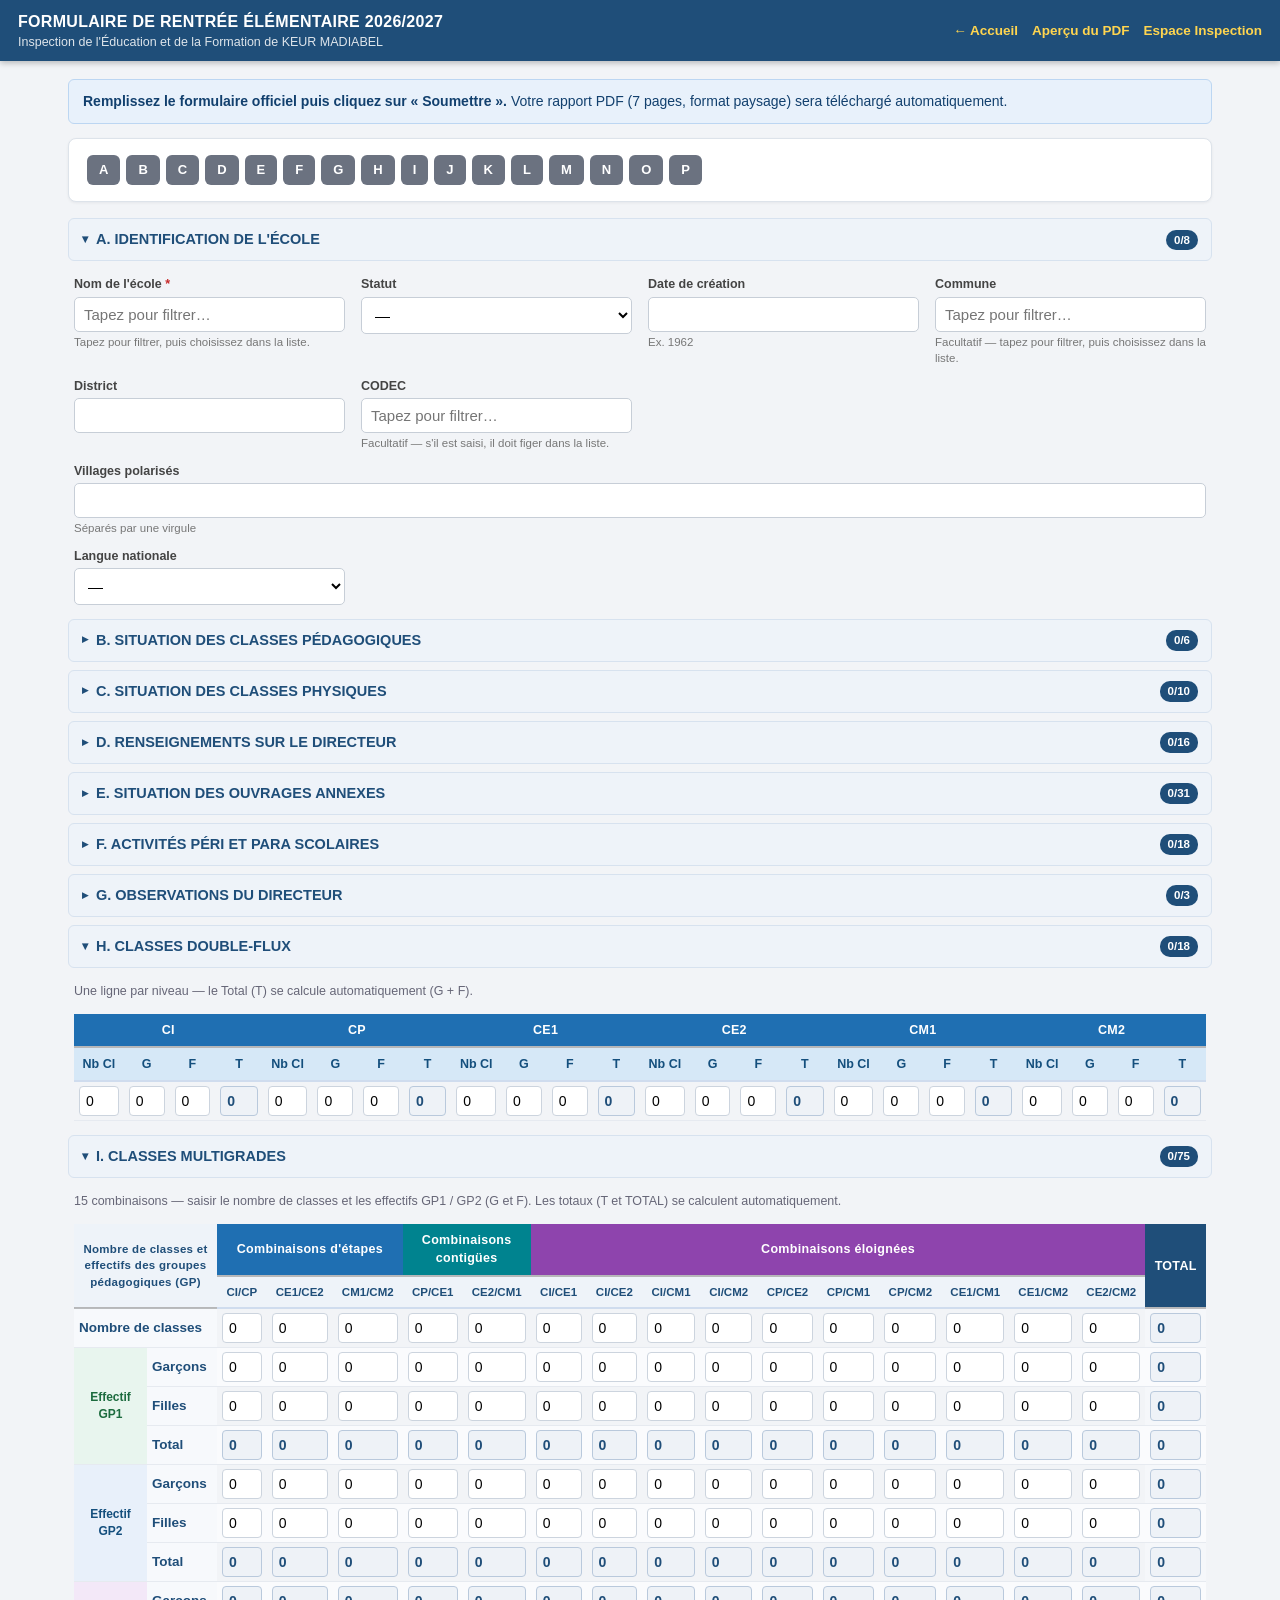
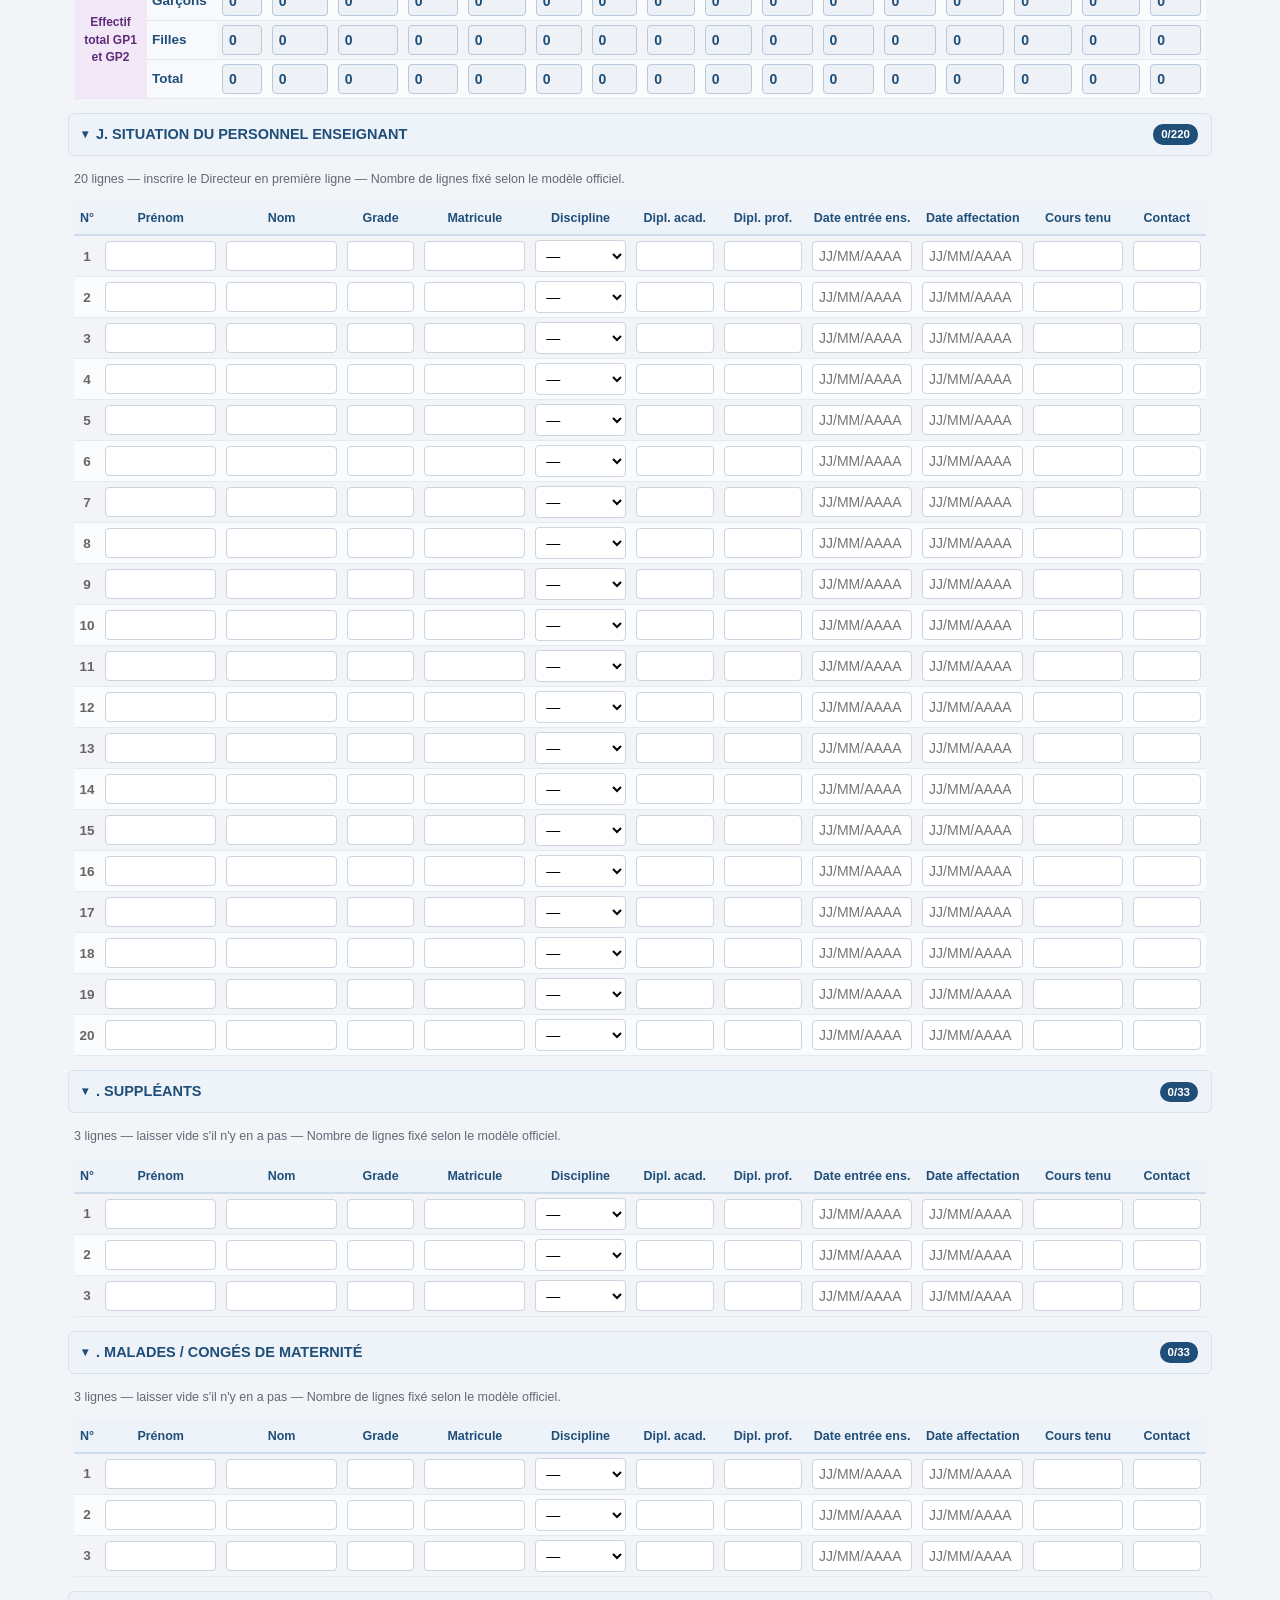
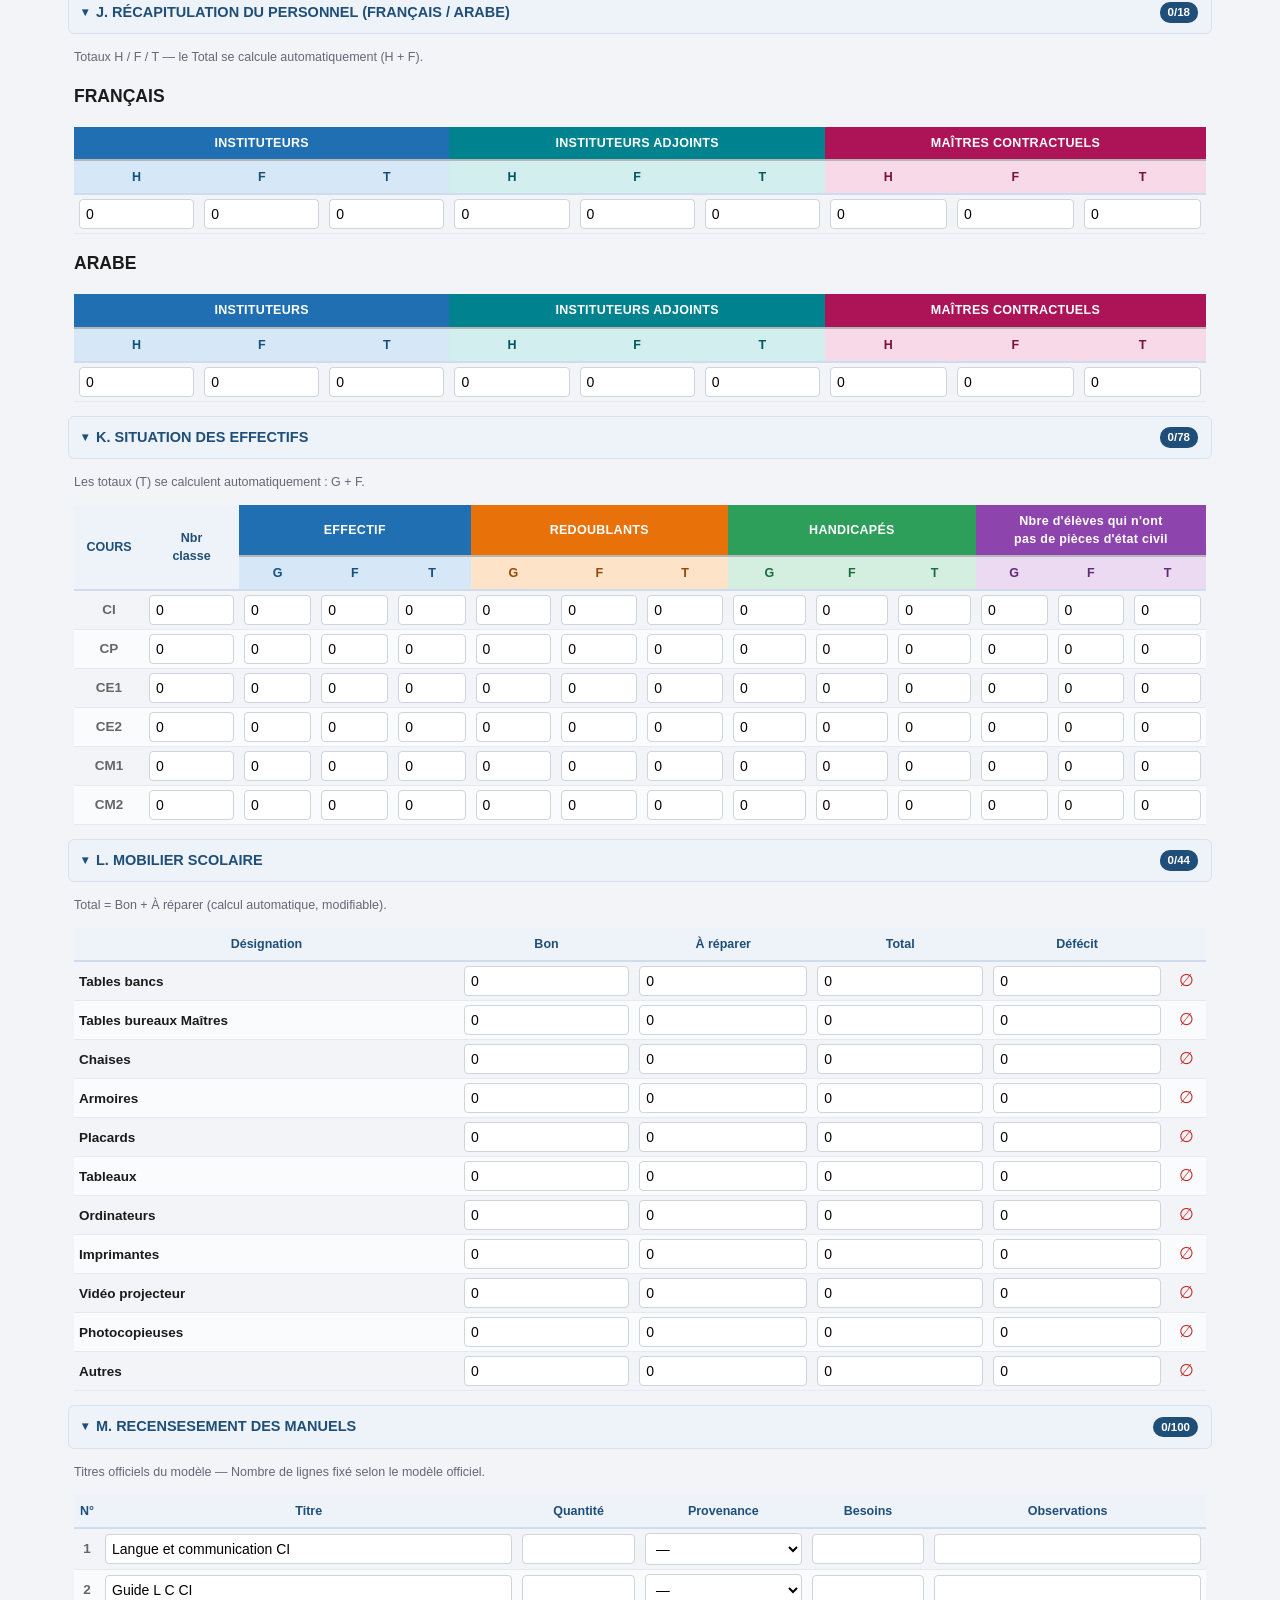
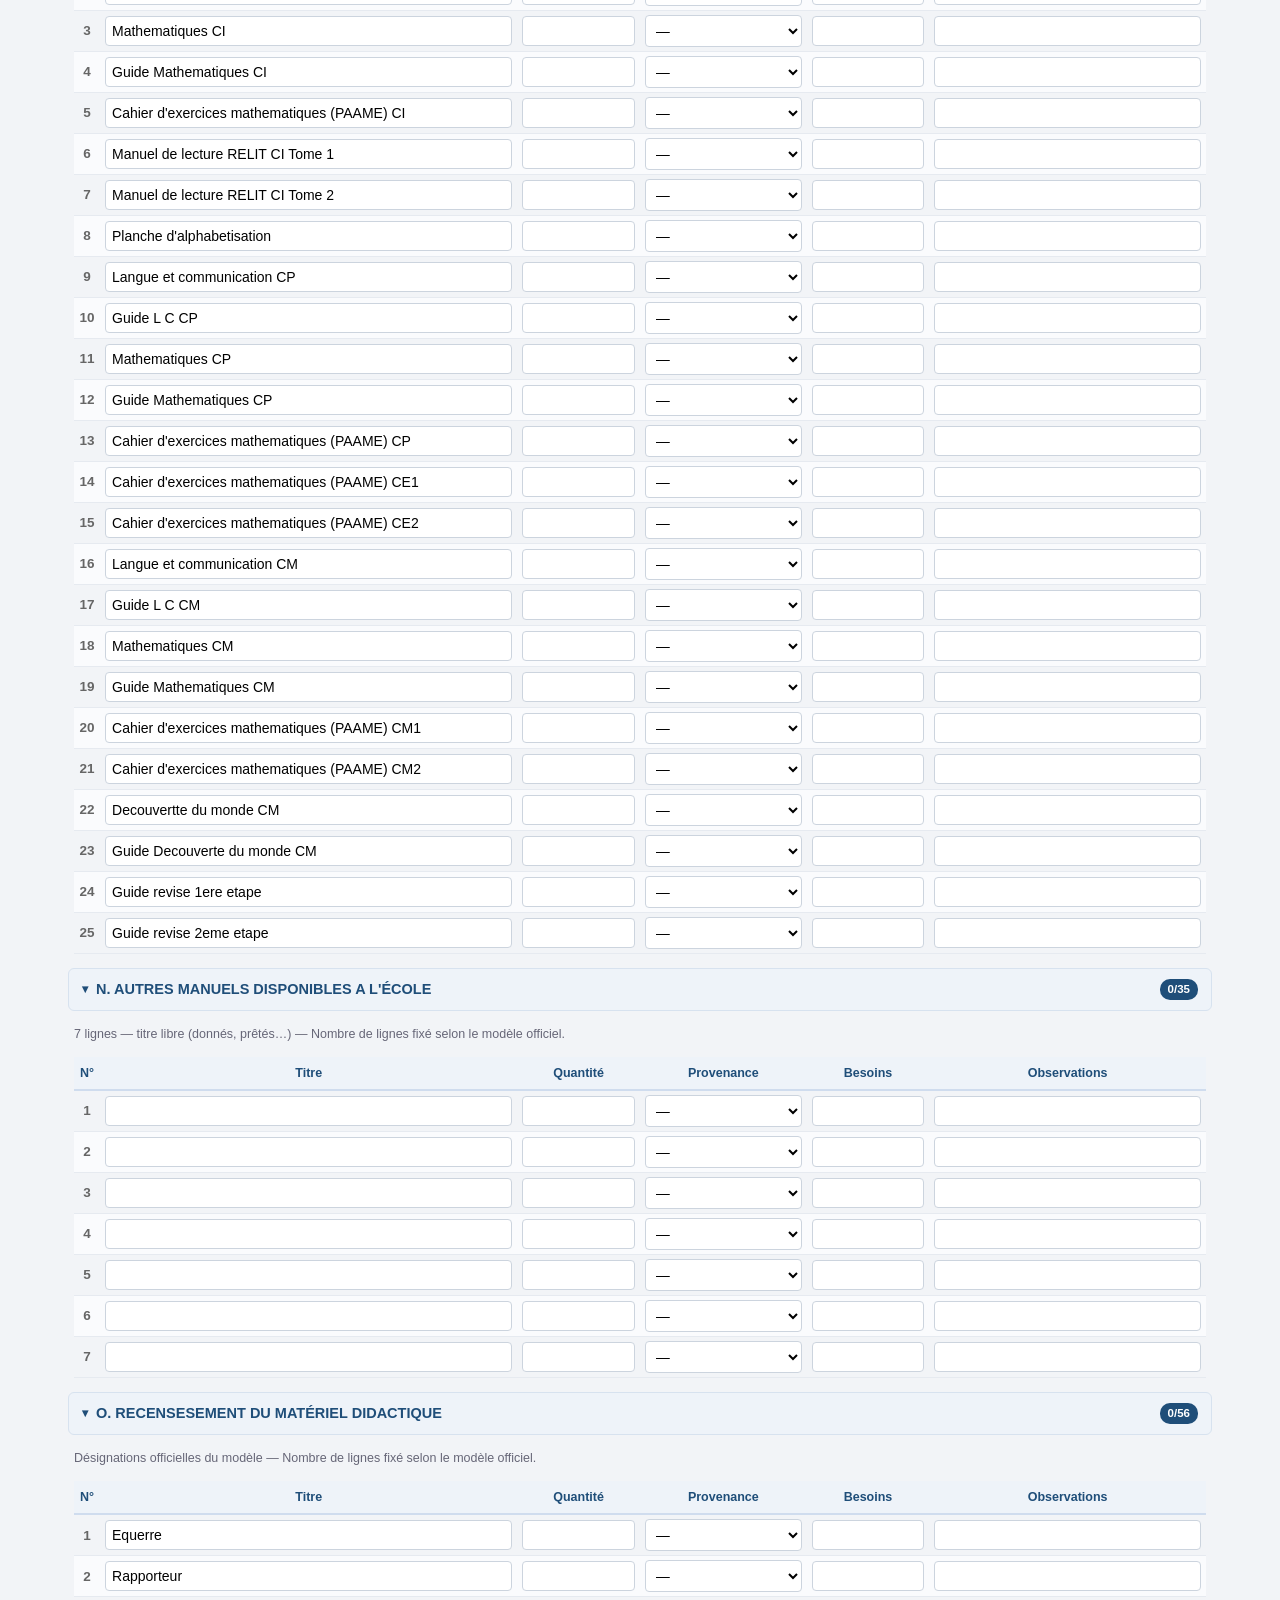
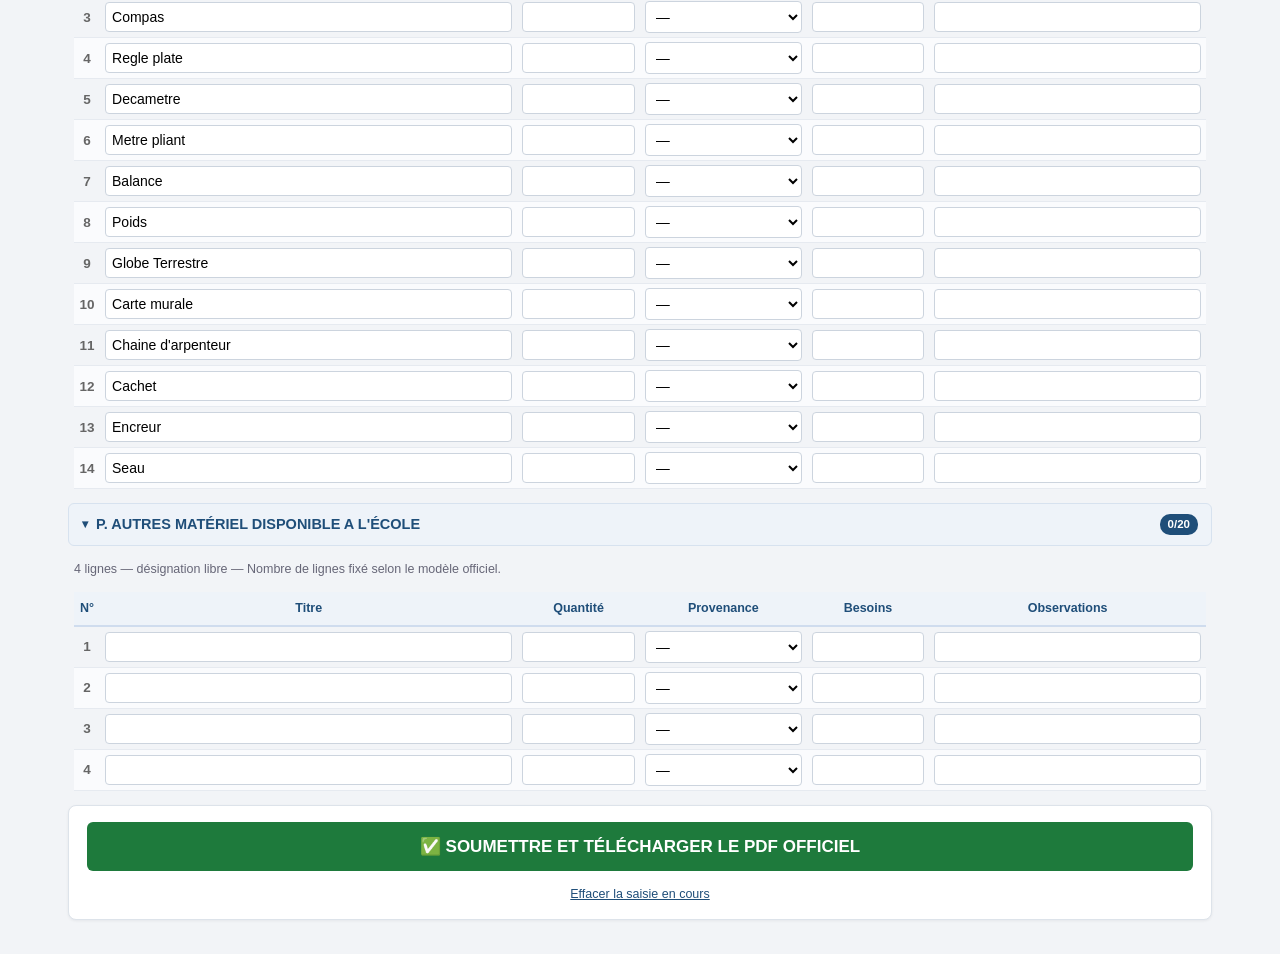
<file: saisie.html>
<!DOCTYPE html>
<html lang="fr">
<head>
<meta charset="utf-8">
<meta name="viewport" content="width=device-width, initial-scale=1">
<title>Saisie du rapport de rentrée — École élémentaire</title>
<!-- Ancien alias du formulaire : les liens historiques ouvrent directement
     le formulaire (general-elementaire.html). -->
<meta http-equiv="refresh" content="0; url=general-elementaire.html">
<link rel="canonical" href="general-elementaire.html">
<link rel="stylesheet" href="assets/css/rapport.css">
<link rel="stylesheet" href="assets/css/app.css">
</head>
<body>

<div class="topbar">
  <div>
    <h1>FORMULAIRE DE RENTRÉE ÉLÉMENTAIRE 2026/2027</h1>
    <div class="sous">Inspection de l'Éducation et de la Formation de KEUR MADIABEL</div>
  </div>
</div>

<div class="conteneur">
  <div class="bandeau info">
    Le formulaire a été déplacé.
    <br>
    <a class="btn gris mt" href="general-elementaire.html">Accéder au formulaire →</a>
    <a class="btn gris mt" href="index.html">Page d'accueil →</a>
  </div>
</div>

<script>
  location.replace("general-elementaire.html" + location.search + location.hash);
</script>
</body>
</html>
</file>
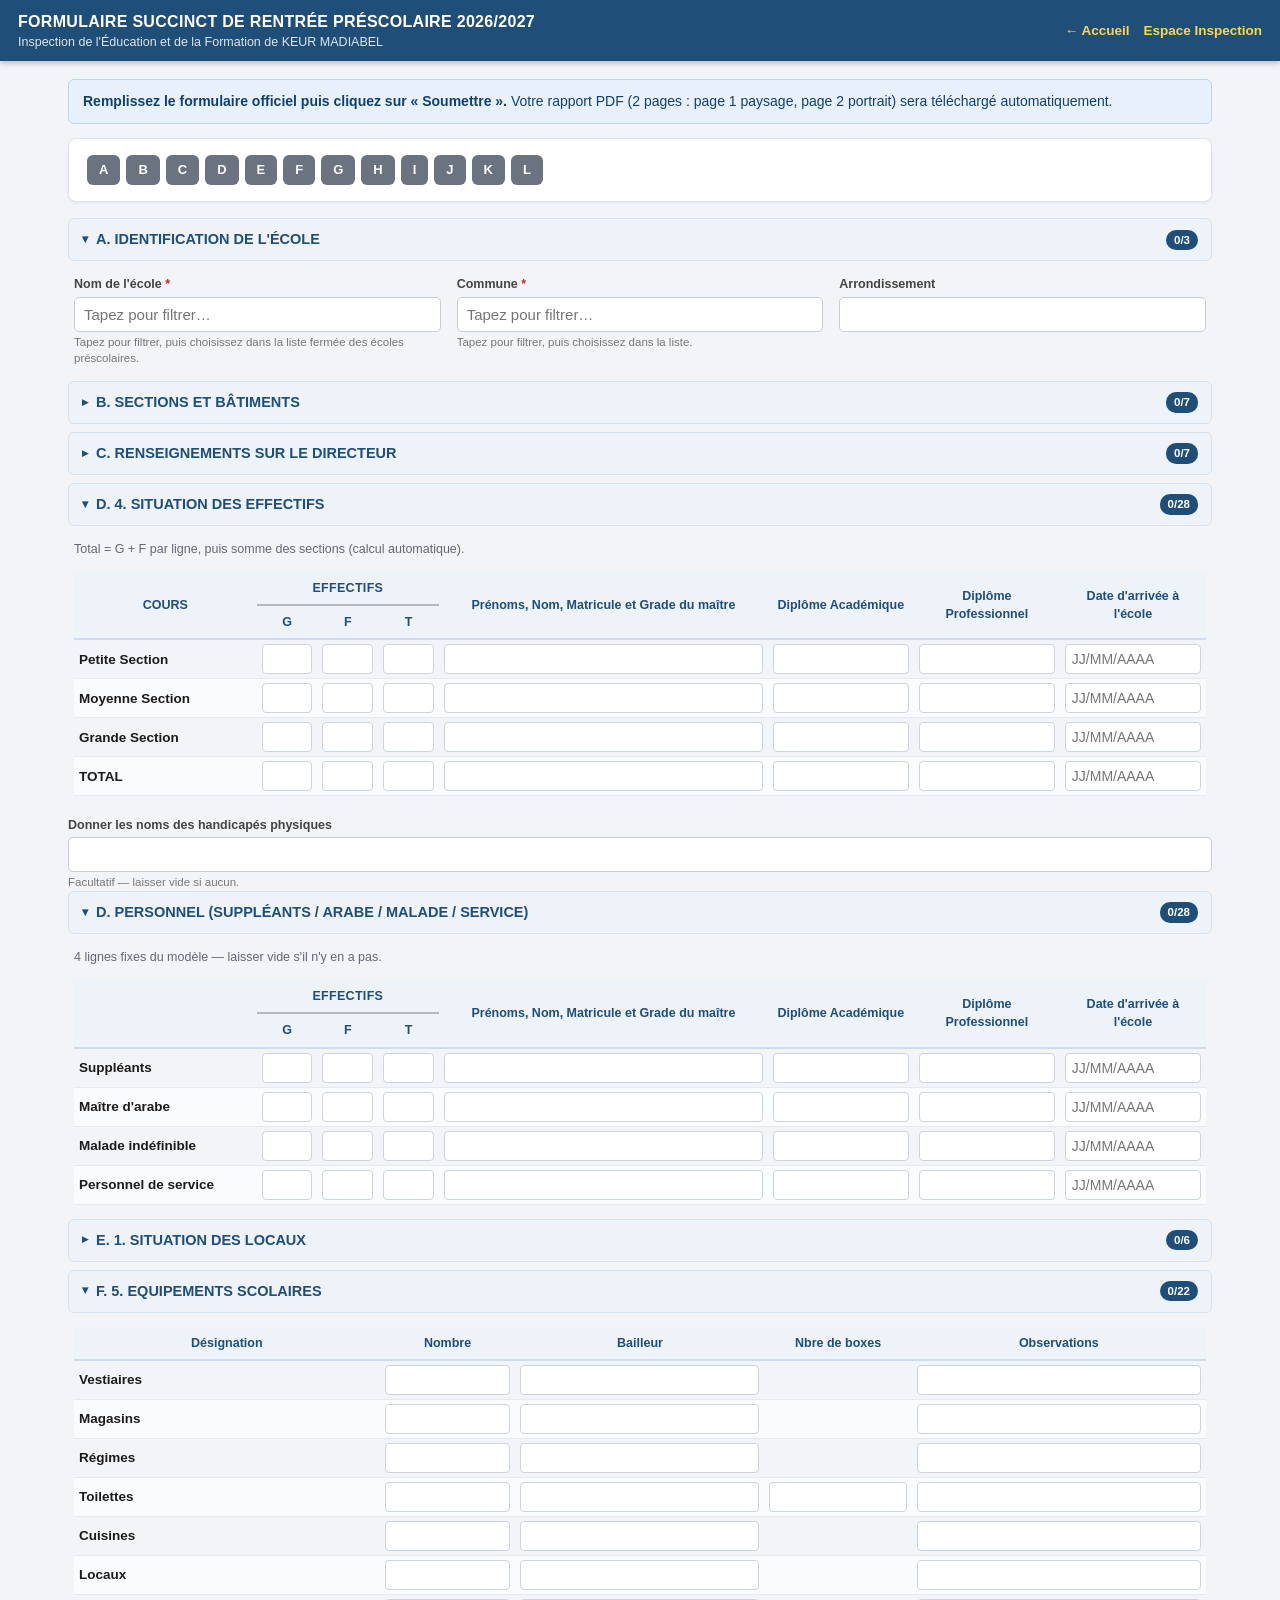
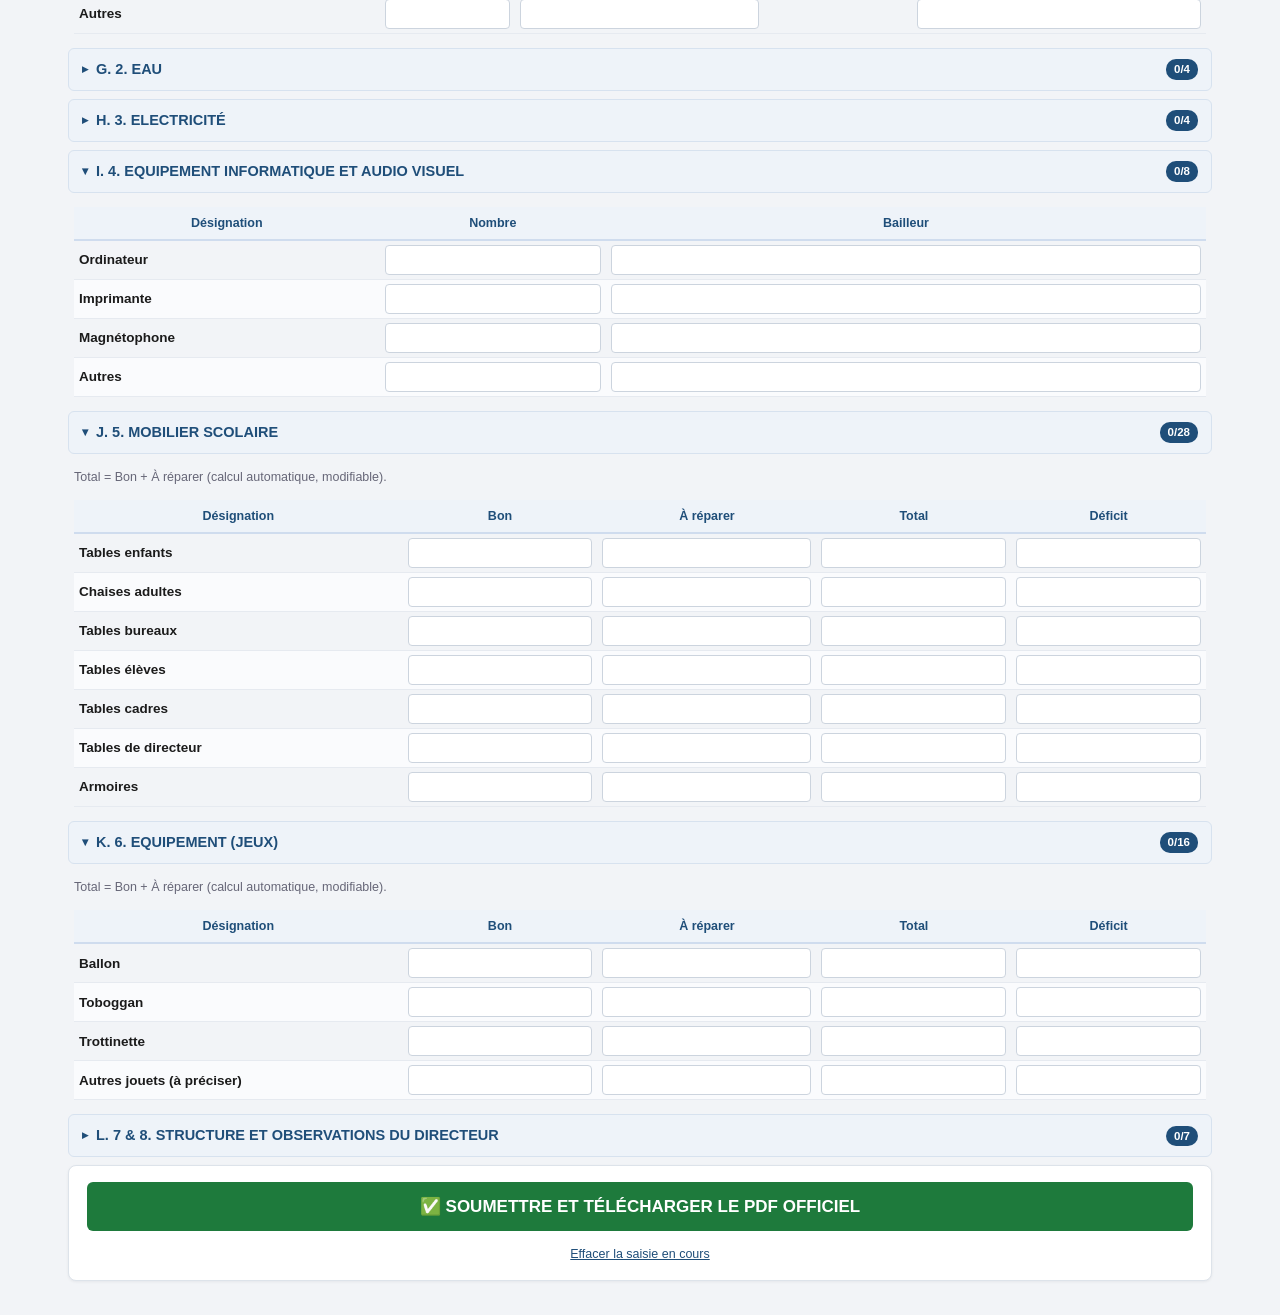
<file: succinct-prescolaire.html>
<!DOCTYPE html>
<html lang="fr">
<head>
<meta charset="utf-8">
<meta name="viewport" content="width=device-width, initial-scale=1">
<title>Saisie du rapport succinct de rentrée — École préscolaire</title>
<link rel="stylesheet" href="assets/css/rapport.css">
<link rel="stylesheet" href="assets/css/app.css">
</head>
<body>

<div class="topbar">
  <div>
    <h1>FORMULAIRE SUCCINCT DE RENTRÉE PRÉSCOLAIRE 2026/2027</h1>
    <div class="sous">Inspection de l'Éducation et de la Formation de KEUR MADIABEL</div>
  </div>
  <div class="spacer"></div>
  <span class="sous" id="statut-brouillon"></span>
  <a class="lien" href="index.html">← Accueil</a>
  <a class="lien" href="admin.html?type=succinct-prescolaire">Espace Inspection</a>
</div>

<div class="conteneur">

  <div id="message" class="bandeau info">
    <b>Remplissez le formulaire officiel puis cliquez sur « Soumettre ».</b>
    Votre rapport PDF (2 pages : page 1 paysage, page 2 portrait) sera
    téléchargé automatiquement.
  </div>

  <div id="alerte" class="bandeau erreur" style="display:none;"></div>

  <div id="formulaire"></div>

  <div class="carte center" id="carte-soumission">
    <button class="btn vert large" id="btn-soumettre">
      ✅ SOUMETTRE ET TÉLÉCHARGER LE PDF OFFICIEL
    </button>
    <div class="petit mt">
      <a href="#" id="lien-reset">Effacer la saisie en cours</a>
    </div>
  </div>

</div>

<!-- Aperçu du rapport : révélé uniquement après soumission -->
<div class="conteneur" id="zone-apercu" style="display:none;">
  <div class="carte">
    <h2>Votre rapport officiel</h2>
    <div id="etat-apercu" class="bandeau ok"></div>
    <div style="display:flex; gap:10px; flex-wrap:wrap;">
      <button class="btn vert" id="btn-retel">⬇ Retélécharger le PDF</button>
      <a class="btn gris" href="succinct-prescolaire.html">Nouvelle saisie</a>
    </div>
    <div class="petit mt">
      Deux pages strictes : <b>page 1 paysage</b> (en-tête, identification,
      effectifs, personnel) et <b>page 2 portrait</b> (observations générales).
    </div>
  </div>
  <div class="apercu-wrap" id="apercu"></div>
</div>

<div class="progression" id="progression">
  <div id="prog-texte">Traitement…</div>
  <div class="barre-interne"><div id="prog-barre"></div></div>
</div>

<!-- jsPDF + html2canvas : chargés à la demande par assets/js/pdf.js.
     ATTENTION : cette page ne charge PAS form.js ni champs.js (rapport
     élémentaire) — le moteur dédié est form-succinct.js. -->
<script src="assets/vendor/supabase.min.js"></script>
<script>window.RR_TYPE = "succinct-prescolaire";</script>
<script src="assets/js/config.js"></script>
<script src="assets/js/lib.js"></script>
<script src="assets/js/rapport.js"></script>
<script src="assets/js/pdf.js"></script>
<script src="assets/js/db.js"></script>
<script src="assets/js/ecoles.js"></script>
<script src="assets/js/champs-succinct.js"></script>
<script src="assets/js/form-succinct.js"></script>
<script src="assets/js/rapport-succinct.js"></script>
<script>
(function () {
  "use strict";
  var CFG = window.RR_CONFIG;
  var TYPE = window.RR_TYPE;
  var zone = document.getElementById("formulaire");
  var message = document.getElementById("message");
  var alerte = document.getElementById("alerte");
  var progression = document.getElementById("progression");
  var ctxCourant = null;

  /* Modèle du rapport (contexte + pages + aperçu) : registre RR_MODELES. */
  function modele() {
    var m = (window.RR_MODELES || {})[TYPE];
    return m || { buildContext: window.RR.buildContext,
                  renderPreview: window.RR.renderPreview,
                  fitPreview: window.RR.fitPreview };
  }

  function afficherAlerte(liste) {
    alerte.style.display = "block";
    alerte.innerHTML = "<b>Saisie incomplète :</b><br>• " +
      liste.map(window.RR.esc).join("<br>• ");
    alerte.scrollIntoView({ behavior: "smooth", block: "center" });
  }

  var page = {
    erreur: afficherAlerte,
    /* Soumission abandonnée par l'utilisateur (anti-doublon) :
       on masque la progression et on affiche le motif, sans PDF. */
    annule: function (texte) {
      progression.classList.remove("visible");
      document.getElementById("prog-barre").style.width = "0%";
      alerte.style.display = "none";
      message.className = "bandeau warn";
      message.innerHTML = "<b>⛔ " + window.RR.esc(texte) + "</b>";
      message.scrollIntoView({ behavior: "smooth", block: "center" });
    },
    apercu: document.getElementById("apercu"),
    progres: function (texte, pct) {
      progression.classList.add("visible");
      document.getElementById("prog-texte").textContent = texte;
      document.getElementById("prog-barre").style.width = (pct || 0) + "%";
    },
    apercuVisible: function () {
      document.getElementById("zone-apercu").style.display = "block";
    },
    succes: function (res, nom, ctx) {
      progression.classList.remove("visible");
      document.getElementById("prog-barre").style.width = "0%";
      alerte.style.display = "none";
      var etat = document.getElementById("etat-apercu");
      var texte;
      if (res.envoye) {
        texte = "<b>✅ Rapport enregistré et PDF téléchargé :</b> " +
                window.RR.esc(nom);
      } else {
        texte = "<b>⚠ " + window.RR.esc(res.message) + "</b><br>" +
                "Votre PDF est téléchargé : conservez-le, l'envoi se fera " +
                "automatiquement au prochain accès réseau.";
      }
      etat.innerHTML = texte;
      message.className = "bandeau ok";
      message.innerHTML = "<b>Soumission terminée.</b> " +
        "Fichier officiel généré : <b>" + window.RR.esc(nom) + "</b> — " +
        "2 pages A4 (page 1 paysage, page 2 portrait).";
      document.getElementById("zone-apercu").scrollIntoView({
        behavior: "smooth", block: "start"
      });
      ctxCourant = ctx;
    }
  };

  /* --- Construction du formulaire (moteur dédié) --- */
  window.RRformSuccinct.construire(zone);

  /* --- Reprise d'une modification lancée depuis l'espace Inspection ---
      Clé DÉDIÉE à ce type (RR_MODIF_SUCCINCT) : aucune collision avec la
      reprise élémentaire (RR_MODIF). */
  var aModifier = null;
  try {
    aModifier = JSON.parse(sessionStorage.getItem("RR_MODIF_SUCCINCT") || "null");
  } catch (e) { aModifier = null; }

  if (aModifier && aModifier.donnees) {
    try { sessionStorage.removeItem("RR_MODIF_SUCCINCT"); } catch (e) {}
    window.RRformSuccinct.remplir(aModifier.donnees);
    try {
      localStorage.setItem(CFG.LS_BROUILLON_SUCCINCT_PRESCOLAIRE,
                           JSON.stringify(aModifier.donnees));
    } catch (e) {}
    message.className = "bandeau warn";
    message.innerHTML = "<b>✏ MODIFICATION D'UN RAPPORT ENREGISTRÉ — " +
      window.RR.esc(aModifier.nom || aModifier.code) + ".</b><br>" +
      "Les données du rapport sont chargées : corrigez ce qui doit l'être, " +
      "puis cliquez sur « SOUMETTRE ». Le rapport existant sera remplacé et " +
      "le nouveau PDF (2 pages) téléchargé." +
      "<br><span class='petit'>Gardez le même <b>nom d'école</b> : le " +
      "modifier créerait un rapport distinct au lieu de remplacer celui-ci.</span>";
    window.scrollTo({ top: 0, behavior: "smooth" });
  } else {
    /* --- Reprise du brouillon (clé dédiée à ce type) --- */
    var brouillon = window.RRformSuccinct.chargerBrouillon();
    if (brouillon && brouillon.identification &&
        brouillon.identification.nom_ecole) {
      window.RRformSuccinct.remplir(brouillon);
      message.className = "bandeau info";
      message.innerHTML = "<b>Brouillon repris :</b> " +
        window.RR.esc(brouillon.identification.nom_ecole) +
        " — vous pouvez reprendre votre saisie là où vous l'aviez laissée.";
    }
  }

  /* --- File d'attente hors-ligne --- */
  (async function () {
    if (!window.RRdb.actif()) { return; }
    var avant = window.RRdb.attente();
    var res = await window.RRdb.viderFile();
    if (res.envoyes > 0) {
      message.className = "bandeau ok";
      message.innerHTML = "<b>" + res.envoyes + " soumission(s) en attente " +
        "ont été envoyées au serveur.</b>";
    } else if (avant > 0) {
      message.className = "bandeau warn";
      message.innerHTML = "<b>" + avant + " soumission(s) en attente d'envoi</b> " +
        "(réseau indisponible). Elles partiront automatiquement.";
    }
  }());

  /* --- Soumission --- */
  document.getElementById("btn-soumettre").addEventListener("click", async function () {
    var btn = this;
    btn.disabled = true;
    try {
      await window.RRformSuccinct.soumettre(page);
    } catch (e) {
      progression.classList.remove("visible");
      afficherAlerte(["Erreur inattendue : " + e.message]);
    } finally {
      btn.disabled = false;
    }
  });

  /* --- Retéléchargement --- */
  document.getElementById("btn-retel").addEventListener("click", async function () {
    if (!ctxCourant) { return; }
    var btn = this;
    btn.disabled = true;
    try {
      page.progres("Chargement du module PDF…", 0);
      await window.RR.pdf.precharger();
      var pages = document.getElementById("apercu").querySelectorAll(".pdf-page");
      if (pages.length !== 2) {
        throw new Error("Le rapport doit tenir sur exactement 2 pages.");
      }
      await window.RR.pdf.download(pages, ctxCourant, function (i, n) {
        page.progres("Génération du PDF — page " + i + " / " + n + "…",
                     Math.round(i / n * 100));
      });
      progression.classList.remove("visible");
    } catch (e) {
      progression.classList.remove("visible");
      afficherAlerte(["Erreur : " + e.message]);
    } finally {
      btn.disabled = false;
    }
  });

  /* --- Remise à zéro de la saisie (clé de brouillon dédiée) --- */
  document.getElementById("lien-reset").addEventListener("click", function (ev) {
    ev.preventDefault();
    if (!confirm("Effacer toute la saisie en cours ?")) { return; }
    try {
      localStorage.removeItem(CFG.LS_BROUILLON_SUCCINCT_PRESCOLAIRE);
    } catch (e) {}
    location.reload();
  });

  /* --- Listes (écoles préscolaires / communes) : lecture Supabase en
         tâche de fond ; repli sur ecoles.js hors-ligne. --- */
  if (window.RRdb && window.RRdb.chargerListes) {
    window.RRdb.chargerListes()
      .then(function (r) {
        if (r && r.source === "serveur" && window.RRformSuccinct) {
          window.RRformSuccinct.rafraichirCombos();
        }
      })
      .catch(function () { /* hors-ligne : on garde ecoles.js */ });
  }

  window.addEventListener("resize", function () {
    if (ctxCourant) { modele().fitPreview(document.getElementById("apercu")); }
  });
}());
</script>
</body>
</html>
</file>
<file: assets/css/rapport.css>
/* =====================================================================
   RAPPORT GENERAL DE RENTREE ELEMENTAIRE — MISE EN PAGE OFFICIELLE
   Format A4 PAYSAGE (297 x 210 mm)
   Partage entre l'apercu ecran et la generation PDF (html2canvas)
   ===================================================================== */
* { box-sizing: border-box; }

body {
  font-family: Helvetica, Arial, sans-serif;
  font-size: 9.5pt;
  color: #000;
  margin: 0;
  padding: 0;
}

/* --- Feuille de page : zone utile 275 x 194 mm (marges officielles) --- */
.pdf-page {
  width: 275mm;
  height: 194mm;
  overflow: hidden;
  background: #fff;
  position: relative;
}
.page-inner {
  width: 100%;
  height: 100%;
  transform-origin: top left;
  padding: 0;
}

/* ---------- EN-TÊTE OFFICIEL ---------- */
.entete { width: 100%; border-collapse: collapse; margin-bottom: 6pt; }
.entete td { border: none; vertical-align: middle; padding: 0; }
.drapeau { width: 62px; border-collapse: collapse; }
.drapeau td { height: 34px; border: 0.6pt solid #000; font-size: 8pt;
              text-align: center; color: #00853F; font-weight: bold; }
.d1 { background-color: #00853F; }
.d2 { background-color: #FDEF24; }
.d3 { background-color: #E31B23; }
/* Drapeau officiel en image (ratio 3:2 conservé : 51 x 34 px) */
.drapeau-img { width: 51px; height: 34px; border: 0.6pt solid #000;
               object-fit: contain; display: block; }
.titre-officiel { text-align: center; font-size: 8.5pt; line-height: 1.15; }
.titre-officiel .rep { font-weight: bold; font-size: 9.5pt; letter-spacing: .4pt; }
.titre-officiel .devis { font-size: 8pt; font-style: italic; }
.titre-officiel .niv { font-weight: bold; font-size: 8.5pt; }
.logo-box { width: 74px; height: 46px; border: 0.8pt solid #666;
            text-align: center; font-size: 7pt; color: #444;
            padding-top: 16px; }
.logo-img { width: 74px; height: 46px; object-fit: contain; }

.titre-rapport {
  border: 1.6pt solid #000;
  text-align: center;
  font-size: 14pt;
  font-weight: bold;
  letter-spacing: .6pt;
  padding: 4pt 0;
  margin: 2pt 0 5pt 0;
  background-color: #FFFFFF;
}

/* ---------- SECTIONS ---------- */
h2.section {
  font-size: 11pt;
  font-weight: bold;
  font-style: italic;
  text-decoration: underline;
  margin: 7pt 0 3pt 0;
  page-break-after: avoid;
}
h2.section.plain { text-decoration: none; }
h2.section.tight { margin: 3pt 0 1pt 0; font-size: 9.5pt; }

/* ---------- TABLEAUX GÉNÉRIQUES ---------- */
table.grid { width: 100%; border-collapse: collapse; margin-bottom: 2pt; }
table.grid th, table.grid td {
  border: 0.6pt solid #000;
  padding: 2.4pt 5pt;
  font-size: 8.8pt;
  vertical-align: middle;
}
table.grid th {
  background-color: #FFFFFF;
  font-weight: bold;
  text-align: center;
  font-size: 8.4pt;
}
/* Ligne des catégories (EFFECTIF, REDOUBLANTS… ) au-dessus de G / F / T */
table.grid th.cat {
  background-color: #EDEDED;
  font-size: 8.9pt;
  letter-spacing: 0.2pt;
}
table.grid th.cat.plain { background-color: #FFFFFF; }
table.grid td.c { text-align: center; }
table.grid td.n { text-align: center; font-weight: bold; color: #1F4E79; }
table.grid tr.totale td { font-weight: bold; }

/* ---------- PAGE 4 PRÉSCOLAIRE : I + J + K ---------- */
.pres-p4 h2.section {
  margin: 5pt 0 2pt 0;
  font-size: 10pt;
  text-align: center;
}
.pres-p4 table.grid { margin-bottom: 3pt; }
.pres-p4 table.p4-eff th, .pres-p4 table.p4-eff td,
.pres-p4 table.p4-hand th, .pres-p4 table.p4-hand td {
  padding: 1.4pt 2.5pt;
  font-size: 7.6pt;
  line-height: 1.18;
}
.pres-p4 table.p4-eff th,
.pres-p4 table.p4-hand th { font-size: 7pt; }
.pres-p4 table.p4-eff th.cat,
.pres-p4 table.p4-hand th.cat { font-size: 7pt; }
.pres-p4 table.p4-hand th.cat { text-transform: uppercase; }
.pres-p4 th.sep, .pres-p4 td.sep { border-right: 1.2pt solid #000; }
.pres-p4 table.p4-mob th, .pres-p4 table.p4-mob td {
  padding: 1.5pt 4pt;
  font-size: 8.1pt;
}
.pres-p4 table.p4-mob th { font-size: 7.9pt; }

/* ---------- PAGE 3 ÉLÉMENTAIRE : H DOUBLE-FLUX + I MULTIGRADES ---------- */
.p3-stats h2.p3-titre {
  text-align: center;
  font-style: normal;
  text-decoration: none;
  margin: 0 0 4pt 0;
  font-size: 11.5pt;
}
.p3-stats h2.p3-titre .p3-lettre { font-size: 11.5pt; }
.p3-stats h2.p3-titre .p3-note { font-size: 9pt; font-weight: normal; }
.p3-stats .p3-soustitre {
  font-weight: bold;
  font-size: 10pt;
  margin: 3pt 0 3pt 0;
}
.p3-stats table.p3-df { table-layout: fixed; margin-bottom: 0; }
.p3-stats table.p3-df th,
.p3-stats table.p3-df td { padding: 5pt 1.5pt; font-size: 9pt; }
.p3-stats table.p3-df th { font-size: 8.2pt; }
.p3-stats table.p3-df th.cat { font-size: 9pt; }
.p3-stats table.p3-mg { table-layout: fixed; margin-bottom: 0; }
.p3-stats table.p3-mg th,
.p3-stats table.p3-mg td { padding: 4.2pt 1.5pt; font-size: 8.2pt; }
.p3-stats table.p3-mg th { font-size: 7.7pt; }
.p3-stats table.p3-mg th.cat { font-size: 8.4pt; }
.p3-stats table.p3-mg td.p3-lbl { text-align: left; }
.p3-stats table.p3-mg td.p3-cat {
  font-size: 7.8pt;
  text-align: center;
}
.p3-stats .p3-mt { margin-top: 14pt; }

/* Version compacte (J, K, L, M, N, O, P) */
table.grid.compact th, table.grid.compact td {
  padding: 1.3pt 4pt; font-size: 8.1pt;
}
table.grid.compact th { font-size: 7.9pt; }

/* Ultra-compact : personnel 20 lignes numérotées + récapitulation */
table.grid.ultracompact th, table.grid.ultracompact td {
  padding: 0.5pt 3pt; font-size: 7.4pt;
}
table.grid.ultracompact th { font-size: 7.3pt; }

/* ---------- SAISIE CLÉ / VALEUR ---------- */
table.kv { width: 100%; border-collapse: collapse; margin-bottom: 3pt; }
table.kv td { padding: 2.2pt 6pt 2.2pt 0; font-size: 9.3pt;
              vertical-align: bottom; }
/* Libellés non gras, valeurs en bleu foncé et gras */
.lbl { font-weight: normal; }
/* « Une cellule = une paire libellé:valeur » : la valeur démarre donc
   juste après les deux-points de son propre libellé (aucune colonne
   partagée). Le trait est porté par la cellule et masqué sous le libellé
   par son fond blanc — comme sur le modèle papier. */
table.kv td.paire { border-bottom: 0.7pt solid #000; padding: 2.2pt 6pt 0 0; }
table.kv td.paire .lbl { background: #fff; padding-right: 3pt;
                         padding-bottom: 2.5pt; }
table.kv td.paire .val { font-weight: bold; color: #1F4E79;
                         overflow-wrap: anywhere; word-break: break-word; }

/* ---------- LIGNES DE TEXTE ---------- */
.ligne { font-size: 9.5pt; margin: 4pt 0; line-height: 1.45; }
.ligne .lbl { font-weight: normal; }
.souligne { border-bottom: 0.7pt solid #000; font-weight: bold;
            color: #1F4E79; padding: 0 3pt; overflow-wrap: anywhere; }
.obs { margin: 5pt 0 9pt 0; font-size: 9.5pt; line-height: 1.55; }
.obs .num { font-weight: bold; }
.obs .reponse { font-weight: bold; color: #1F4E79; }

/* ---------- SIGNATURE ---------- */
.signature { text-align: right; font-style: italic; font-weight: bold;
             text-decoration: underline; font-size: 9.5pt;
             margin-top: 14pt; }
.pied { text-align: center; font-size: 7pt; color: #555; margin-top: 8pt; }

/* ---------- APERÇU ÉCRAN ---------- */
.apercu-wrap {
  max-width: 1100px;
  margin: 0 auto;
  padding: 12px;
}
.apercu-page {
  box-shadow: 0 0 10px rgba(0,0,0,.35);
  margin-bottom: 18px;
  /* mise à l'échelle pour l'écran */
  transform: scale(var(--apercu-echelle, 1));
  transform-origin: top center;
}
.apercu-legende {
  text-align: center; font-size: 12px; color: #666;
  margin: -10px 0 24px;
}
@media print {
  .apercu-wrap { padding: 0; }
  .apercu-page { box-shadow: none; transform: none; margin: 0; }
}

/* =====================================================================
   RAPPORT SUCCINCT PRÉSCOLAIRE — EXACTEMENT 2 PAGES
   page 1 : A4 PAYSAGE (275 x 194 mm) — page 2 : A4 PORTRAIT (188 x 281 mm)
   ===================================================================== */

/* --- Feuille PORTRAIT : zone utile 188 x 281 mm (marges 11 / 8 mm) --- */
.pdf-page.portrait {
  width: 188mm;
  height: 281mm;
}

/* --- Aperçu mixte : légende SOUS chaque page.
   La page transformée garde sa hauteur NON transformée dans le flux :
   la légende est remontée de H × (échelle − 1) par fitPreview (margin-top
   négatif). display:flex supprime les collapses de marges entre frères :
   la compensation est donc exacte à toutes les échelles. --- */
.apercu-slot {
  display: flex;
  flex-direction: column;
}
.apercu-slot .pdf-page { align-self: flex-start; }
.apercu-legende { text-align: center; }

/* ---------- PAGE 1 (paysage) : lignes du modèle ---------- */
.rs-haut {
  display: flex; justify-content: space-between; align-items: baseline;
  font-size: 9pt; font-weight: bold; margin: 1pt 0 2pt;
}
.rs-petite { font-style: italic; }
.rs-annee { font-size: 8.5pt; letter-spacing: .3pt; }
.rs-ligne { font-size: 9.3pt; margin: 3.5pt 0; line-height: 1.5; }
.rs-ligne .lbl { font-weight: normal; }
.rs-croix { font-weight: bold; letter-spacing: .5pt; }
.rs-petit { font-size: 8pt; font-style: italic; }
table.grid.rs-maitre th, table.grid.rs-maitre td {
  font-size: 8.4pt; padding: 2pt 4pt;
}
table.grid.rs-maitre th { font-size: 8pt; }

/* ---------- PAGE 2 (portrait) : observations générales ---------- */
.rs-p2 { font-size: 8.6pt; }
.rs-titre-page {
  font-size: 10.5pt; font-weight: bold; text-align: center;
  margin: 0 0 5pt 0; padding-bottom: 2pt;
  border-bottom: 1pt solid #000; letter-spacing: .2pt;
}
.rs-h3 { font-size: 9pt; font-weight: bold; margin: 6pt 0 2pt 0; }
.rs-h3.rs-mt { margin-top: 4pt; }
.rs-note { font-size: 7.6pt; font-style: italic; }
.rs-p2 .rs-ligne { font-size: 8.4pt; margin: 3pt 0; line-height: 1.45; }
.rs-decale { padding-left: 26pt; }
.rs-centre { text-align: center; }

table.grid.rs-2col th, table.grid.rs-2col td {
  font-size: 8pt; padding: 3pt 5pt; height: 15pt;
}
table.grid.rs-box td { font-size: 8pt; padding: 3pt 5pt; height: 13pt; }
table.grid.rs-eq th, table.grid.rs-eq td { font-size: 7.8pt; padding: 1.6pt 4pt; }
table.grid.rs-etat th, table.grid.rs-etat td { font-size: 7.8pt; padding: 1.6pt 4pt; }

.rs-bloc {
  border-bottom: 0.7pt solid #000; font-size: 8.2pt;
  min-height: 12pt; margin: 3pt 0; padding-bottom: 2pt; overflow: hidden;
}
.rs-bloc-grand {
  border: 0.6pt solid #000; min-height: 38pt; margin: 2pt 0;
  padding: 3pt 4pt; line-height: 1.4; overflow: hidden;
}
.rs-bas {
  display: flex; justify-content: space-between; align-items: flex-end;
  margin-top: 5pt;
}
.rs-signature {
  font-weight: bold; text-decoration: underline; font-size: 9pt;
}

/* =====================================================================
   RAPPORT DES ÉVALUATIONS — modèle officiel (T1 / T2 / T3)
   2 pages A4 PORTRAIT 210 x 297 mm : la page est composée à la maille
   exacte du modèle (coordonnées en points, polices Times, couleurs
   relevées sur le PDF officiel) puis déposée à 0/0 mm par pdf.js
   (attributs data-mm-* / data-marge-*). Couleurs du modèle :
     bandes en-tête / matières  #FBE5D6  (pêche)
     cellules G / F / T         #E2F0D9  (vert pâle)
     texte G + chiffres         #17365D  (bleu marine)
     texte F + chiffres         #C00000  (rouge)
     texte T + chiffres         #000000
   ===================================================================== */
.pdf-page.a4-plein { width: 210mm; height: 297mm; }
.pdf-page.a4-plein .page-inner {
  font-family: "Times New Roman", Times, serif;
  color: #000;
}

/* ---------- PAGE 1 : en-tête + titre + tableau ----------
   Repères (baselines du modèle, en points depuis le haut de la page) :
     en-tête 28 / 44 / 60 / 76 / 92 / 108 (pas de 16 pt, soulignés +2)
     titre 133.9 (souligné 136) — tableau 144 → 794 */
.ev-p1 { position: relative; padding: 16pt 22pt 0; }
.ev-logo {
  position: absolute; top: 50pt; right: 22pt;
  width: 78pt; height: 36pt; object-fit: contain; display: block;
}
.ev-entete .ev-el {
  font-size: 12pt; line-height: 16pt; font-weight: bold;
}
.ev-entete .ev-el b { font-weight: bold; text-decoration: underline; }
.ev-entete .ev-el .ev-val {
  font-weight: normal; margin-left: 5pt;
}
.ev-titre {
  margin-top: 3pt; text-align: center;
  font-size: 18pt; font-weight: bold; line-height: 25pt;
  text-decoration: underline; text-underline-offset: 1pt;
}

/* --- Tableau : zone utile 551 pt (colonnes 120 + 6 x 72) --- */
table.ev-table {
  width: 100%; border-collapse: collapse; table-layout: fixed;
  margin-top: 4pt; font-family: inherit;
}
table.ev-table th, table.ev-table td {
  border: 0.5pt solid #000; padding: 0;
  text-align: center; vertical-align: middle;
}
table.ev-table thead th { background: #FBE5D6; font-weight: bold;
                          line-height: 21.2pt; }
table.ev-table thead .ev-cours,
table.ev-table thead .ev-stats { font-size: 12pt; height: 21.2pt; }
table.ev-table thead .ev-cls { font-size: 16pt; height: 42.5pt;
                               line-height: 42.5pt; }
/* Sous-lignes 18 pt EXACTES : sans line-height explicite, l'héritage
   (×1,5) porterait chaque ligne à 21 pt et le tableau déborderait. */
table.ev-table tbody td { height: 17.2pt; font-size: 14pt; font-weight: bold;
                          line-height: 17.2pt; }
/* Cellule-libellée (EFFECTIF TOTAL + 3 lignes de statistique) —
   nowrap : « POURCENTAGE DES » touche déjà les bordures dans le modèle. */
table.ev-table td.ev-lib {
  font-size: 12pt; line-height: 14pt; font-weight: bold;
  white-space: nowrap;
}
table.ev-table tr.ev-bande td {
  height: 21.2pt; font-size: 16pt; line-height: 21.2pt; background: #FBE5D6;
}
table.ev-table td.ev-lettre { background: #E2F0D9; }
table.ev-table .ev-g { color: #17365D; }
table.ev-table .ev-f { color: #C00000; }
table.ev-table .ev-t  { color: #000000; }

/* ---------- PAGE 2 : commentaires / problèmes / solutions ----------
   Repères (baselines du modèle) : COMMENTAIRES 50, lignes pointillées
   78 / 103 / 128 / 153, PROBLÈMES 197 (items 230/257/284, traits
   232 / 259 / 286), SOLUTIONS 327 (items 360…, traits 362 / 389 / 416),
   signature 444 (soulignée 447). */
.ev-p2 { padding: 38pt 22pt 0; }
.ev-titre2 {
  margin: 0; font-size: 13pt; font-weight: bold; line-height: 16pt;
  text-decoration: underline; text-underline-offset: 1pt;
}
.ev-apres-lignes { margin-top: 30.5pt; }
.ev-lignes {
  position: relative; height: 100pt; margin-top: -1pt;
}
.ev-lignes-fond { position: absolute; top: 0; left: 0; right: 0; }
.ev-ligne-comm {
  height: 25pt; box-sizing: border-box;
  border-bottom: 1px dashed #000;
}
/* Texte des commentaires : posé SUR les 4 lignes pointillées (comme une
   saisie manuelle), rogné à 4 lignes comme le modèle. */
.ev-comm-texte {
  position: absolute; top: 0; left: 0; right: 0; height: 100pt;
  font-size: 12pt; line-height: 25pt; padding-top: 5pt;
  overflow: hidden; white-space: pre-wrap; word-break: break-word;
}
.ev-items {
  display: grid; grid-template-columns: 265.6pt 285.6pt;
  margin-top: 5.5pt;
}
.ev-item {
  display: flex; align-items: flex-end;
  height: 27pt; box-sizing: border-box;
}
.ev-item.col-gauche { padding-left: 26pt; }
.ev-item.col-droite { padding-left: 15pt; }
.ev-item .ev-n {
  width: 14pt; flex: none;
  font-size: 11pt; line-height: 12pt; text-align: left;
}
.ev-item.col-droite .ev-n { width: 15pt; }
.ev-item .ev-l {
  flex: 1; height: 14pt;
  border-bottom: 1px dashed #000; box-sizing: border-box;
  font-size: 11pt; line-height: 13pt; padding-top: 1pt;
  overflow: hidden;
}
.ev-apres-items { margin-top: 27.5pt; }
.ev-sign {
  margin-top: 13pt; text-align: center;
  font-size: 14pt; font-weight: bold; line-height: 20pt;
  text-decoration: underline; text-underline-offset: 1pt;
}

/* =====================================================================
   RAPPORT GÉNÉRAL DE RENTRÉE — ENSEIGNEMENT MOYEN & SECONDAIRE
   EXACTEMENT 14 PAGES : 6 portraits (1,3,4,7,13,14) + 8 paysages
   (2,5,6,8,9,10,11,12). Feuilles 8, 9 et 10 réparties avec en-têtes répétés.
   ===================================================================== */
.gm-page {
  font-family: "Arial Narrow", Arial, Helvetica, sans-serif;
  color: #000;
  font-size: 6.6pt;
  line-height: 1.1;
  padding: 1.2mm 1.6mm 4.4mm;
  min-height: 100%;
  position: relative;
}
.gm-page * { box-sizing: border-box; }

/* --- En-tête institutionnel (page 1) --- */
.gm-entete-officiel { display: flex; align-items: center; gap: 2mm; margin-bottom: 1.4mm; }
.gm-entete-officiel .centre { flex: 1; text-align: center; line-height: 1.12; }
.gm-entete-officiel .rep { font-size: 8pt; font-weight: bold; letter-spacing: .3pt; }
.gm-entete-officiel .devise { font-size: 6.8pt; font-style: italic; }
.gm-entete-officiel .niv { font-size: 7pt; font-weight: bold; }
.gm-entete-officiel .logo-box { width: 16mm; height: 10mm; border: .25mm solid #666;
  font-size: 5pt; color: #444; text-align: center; padding-top: 3.2mm; }
.gm-entete-officiel .logo-img { width: 16mm; height: 10mm; object-fit: contain; }

/* --- Ligne d'établissement des feuilles 2 à 11 --- */
.gm-topline {
  display: flex; justify-content: space-between; align-items: baseline;
  border-bottom: .25mm solid #000; padding-bottom: .5mm; margin-bottom: 1.1mm;
  font-size: 6.4pt;
}
.gm-topline .etab { font-weight: bold; text-transform: uppercase; }
.gm-topline .situation { font-weight: bold; font-style: italic; white-space: nowrap; }

/* --- Titres --- */
.gm-titre-page {
  border: .4mm solid #000; text-align: center; font-weight: bold;
  font-size: 11pt; letter-spacing: .3pt; padding: .9mm; margin: .6mm 0 1mm;
  background: #fff;
}
.gm-titre-page.petit { font-size: 8.8pt; padding: .6mm; margin-bottom: .9mm; }
.gm-titre-page .annee { font-size: 7pt; font-weight: normal; font-style: italic; }
.gm-h {
  background: #eaf0f7; border: .25mm solid #000; border-bottom: 0;
  font-weight: bold; font-size: 6.2pt; padding: .45mm .8mm; margin-top: 1mm;
  text-transform: uppercase; letter-spacing: .2pt;
}
.gm-h:first-child { margin-top: 0; }

/* --- Grilles libellé / valeur --- */
table.gm-kv { width: 100%; border-collapse: collapse; table-layout: fixed; }
table.gm-kv td {
  vertical-align: bottom; padding: .5mm 1mm .15mm .2mm; font-size: 6.1pt;
}
table.gm-kv td.kv-l {
  font-size: 5.15pt; line-height: 1.05; color: #222;
  vertical-align: bottom; padding-bottom: 1.1mm;
}
table.gm-kv td.kv-v {
  border-bottom: .22mm solid #000; min-height: 3.4mm;
  font-weight: bold; color: #123f66; padding: 0 .7mm .35mm;
  white-space: nowrap; overflow: hidden; text-overflow: ellipsis;
  font-size: 6.3pt;
}
table.gm-kv .lbl { display: block; font-size: 5.15pt; line-height: 1.05; color: #222; }
table.gm-kv .val {
  display: block; border-bottom: .22mm solid #000; min-height: 3.4mm;
  font-weight: bold; color: #123f66; padding: 0 .5mm;
  white-space: nowrap; overflow: hidden; text-overflow: ellipsis;
}
table.gm-kv .val.rouge { color: #111; }

/* --- Deux colonnes --- */
.gm-cols2 { display: flex; gap: 2.2mm; align-items: flex-start; }
.gm-cols2 > .gm-col { flex: 1; min-width: 0; }

/* --- Tableaux --- */
table.gm-t { width: 100%; border-collapse: collapse; table-layout: fixed; }
table.gm-t th, table.gm-t td {
  border: .22mm solid #000; padding: .35mm .5mm; font-size: 5.8pt;
  vertical-align: middle; overflow: hidden;
}
table.gm-t th { text-align: center; font-weight: bold; background: #f0f3f7; line-height: 1.02; }
table.gm-t td.c { text-align: center; }
table.gm-t td.r { text-align: right; }
table.gm-t td.v { font-weight: bold; color: #123f66; text-align: center; }
table.gm-t tr.tot td { font-weight: bold; background: #f7f7f7; }
table.gm-t th.grp { background: #dde7f2; }
table.gm-t td.lbl-cell { font-weight: bold; font-size: 5.6pt; }
table.gm-t td.lbl-cell span { font-weight: normal; }
table.gm-t.tres-compact th, table.gm-t.tres-compact td { font-size: 5.1pt; padding: .22mm .3mm; }
table.gm-t.compact th, table.gm-t.compact td { font-size: 5.4pt; padding: .25mm .35mm; }
table.gm-t.serre th, table.gm-t.serre td { padding: .12mm .25mm; }

/* --- Cases à cocher --- */
.gm-checks { display: flex; flex-wrap: wrap; gap: .8mm 3.2mm; padding: .7mm .4mm; font-size: 5.9pt; }
.gm-check { display: inline-flex; align-items: center; gap: .7mm; white-space: nowrap; }
.gm-cb {
  display: inline-block; width: 2.8mm; height: 2.8mm; border: .22mm solid #000;
  text-align: center; font-size: 5.2pt; line-height: 2.5mm; font-weight: bold;
  vertical-align: middle; background: #fff;
}
.gm-cb.on { background: #123f66; color: #fff; }

/* --- Tableaux nominatifs (styles réservés aux pages PDF) ---
   Le préfixe `.gm-page` évite que ces règles A4 (police 5,75 pt, marges
   de 0,25 mm, table-layout: fixed) ne s'appliquent aux tableaux de même
   classe dans le formulaire de saisie. */
.gm-page table.gm-pers { width: 100%; border-collapse: collapse; table-layout: fixed; }
.gm-page table.gm-pers th, .gm-page table.gm-pers td {
  border: .22mm solid #000; padding: .25mm .45mm; font-size: 5.75pt;
  vertical-align: middle; overflow: hidden; white-space: nowrap;
}
.gm-page table.gm-pers th { text-align: center; font-weight: bold; background: #eaf0f7;
  white-space: normal; line-height: 1.02; font-size: 5.3pt; }
.gm-page table.gm-pers td.c { text-align: center; }
.gm-page table.gm-pers td.nom { text-transform: uppercase; }
.gm-page table.gm-pers tr.vide td { height: 5.7mm; }
.gm-page table.gm-pers.admin td { height: 5.55mm; }
.gm-page table.gm-pers.ens td { height: 6.25mm; }

/* --- Observations --- */
.gm-obs-box {
  border: .3mm solid #000; min-height: 196mm; padding: 2.5mm 3mm;
  font-size: 8.5pt; line-height: 1.45; white-space: pre-wrap;
  overflow-wrap: anywhere;
}
.gm-sign {
  margin-top: 2.5mm; display: flex; justify-content: flex-end;
  font-size: 6.8pt;
}
.gm-sign .cadre { border: .25mm solid #000; width: 70mm; height: 22mm; padding: 1mm 2mm; }
.gm-sign .cadre b { font-size: 6.4pt; }

/* --- Pied de page --- */
.gm-pied {
  position: absolute; left: 1.6mm; right: 1.6mm; bottom: 1mm;
  display: flex; justify-content: space-between;
  font-size: 4.8pt; color: #555; border-top: .15mm solid #999; padding-top: .3mm;
}

/* --- Questions / réponses libres (TICE) --- */
.gm-question {
  font-weight: bold; font-size: 6.1pt; margin: 1.2mm 0 .5mm;
}
.gm-rep {
  border: .22mm solid #000; min-height: 13mm; padding: 1mm 1.5mm;
  font-size: 6.6pt; line-height: 1.35; white-space: pre-wrap;
  overflow-wrap: anywhere;
}

/* --- Mentions et notes --- */
.gm-note { font-size: 5.2pt; font-style: italic; color: #333; margin: .4mm 0; }
.gm-marge-haut { margin-top: 1mm; }
.gm-2lignes { display: -webkit-box; -webkit-line-clamp: 2; -webkit-box-orient: vertical;
  overflow: hidden; }

/* =====================================================================
   AJUSTEMENTS 2026 — PAGES A4 PLEINES (210 x 297 / 297 x 210 mm)
   Le modèle Excel officiel imprime en A4 sans marge de dépôt. Les
   dimensions ci-dessous remplacent la zone utile 188 x 281 / 275 x 194
   pour ce type uniquement (les autres rapports ne changent pas).
   ===================================================================== */
.pdf-page.gm-a4 { width: 210mm; height: 297mm; }
.pdf-page.gm-a4.landscape { width: 297mm; height: 210mm; }
.pdf-page.gm-a4.portrait { width: 210mm; height: 297mm; }

.gm-page {
  padding: 5mm 7mm 9mm;
  font-size: 8.2pt;
  line-height: 1.16;
}
.gm-page.gm-paysage { padding: 4mm 7mm 8mm; }

/* En-tête institutionnel */
.gm-entete-officiel { gap: 3mm; margin-bottom: 2mm; }
.gm-entete-officiel .rep { font-size: 10pt; }
.gm-entete-officiel .devise { font-size: 8pt; }
.gm-entete-officiel .niv { font-size: 8.2pt; }
.gm-entete-officiel .logo-box,
.gm-entete-officiel .logo-img { width: 18mm; height: 11.5mm; }
.drapeau-img { width: 17mm; height: 11.5mm; }

/* Ligne établissement */
.gm-topline {
  font-size: 8pt; padding-bottom: .8mm; margin-bottom: 1.4mm;
}

/* Titres */
.gm-titre-page {
  font-size: 16pt; padding: 1.5mm 1mm; margin: 1mm 0 1.8mm;
  letter-spacing: .4pt;
}
.gm-titre-page.petit { font-size: 13.5pt; padding: 1.2mm; margin-bottom: 1.4mm; }
.gm-titre-page .annee { font-size: 8.5pt; }

/* Intertitres de section */
.gm-h {
  font-size: 7.8pt; padding: .7mm 1.1mm; margin-top: 1.5mm;
}

/* Grilles libellé / valeur */
table.gm-kv td { padding: .7mm 1.2mm .35mm .3mm; font-size: 8pt; }
table.gm-kv td.kv-l { font-size: 7.2pt; padding-bottom: 1.5mm; }
table.gm-kv td.kv-v,
table.gm-kv .val {
  min-height: 5.1mm; font-size: 8.1pt; padding: 0 1mm .5mm;
}
table.gm-kv .lbl { font-size: 7.2pt; }
table.gm-kv2 { table-layout: fixed; }
table.gm-kv2 td.kv-l {
  width: 43%; text-align: right; padding-right: 1.6mm;
  white-space: normal; line-height: 1.05;
}
table.gm-kv2 td.kv-v { width: 57%; text-align: left; }
table.gm-tice-infos { table-layout: fixed; margin-top: .8mm; }
table.gm-tice-infos td.kv-l { width: 30%; text-align: left; }
table.gm-tice-infos td.kv-v { width: 20%; text-align: left; }

/* Tableaux */
table.gm-t th, table.gm-t td { font-size: 7.4pt; padding: .55mm .7mm; }
table.gm-t th { line-height: 1.08; }
table.gm-t td.lbl-cell { font-size: 7.2pt; }
table.gm-t.tres-compact th, table.gm-t.tres-compact td {
  font-size: 6.8pt; padding: .4mm .45mm;
}
table.gm-t.compact th, table.gm-t.compact td {
  font-size: 7.2pt; padding: .5mm .55mm;
}
table.gm-t.serre th, table.gm-t.serre td { padding: .3mm .4mm; }

/* Cases à cocher */
.gm-checks { gap: 1.2mm 5mm; padding: 1.2mm .5mm; font-size: 8pt; }
.gm-check { gap: 1.1mm; }
.gm-cb {
  width: 3.6mm; height: 3.6mm; font-size: 7pt; line-height: 3.2mm;
}

/* Tableaux nominatifs (pages PDF uniquement) */
.gm-page table.gm-pers th, .gm-page table.gm-pers td {
  padding: .45mm .6mm; font-size: 7.1pt;
}
.gm-page table.gm-pers th { font-size: 6.7pt; line-height: 1.05; }

/* Observations */
.gm-obs-box {
  min-height: 229mm; padding: 4mm 5mm; font-size: 10.5pt; line-height: 1.55;
}
.gm-sign { margin-top: 3mm; font-size: 8pt; }
.gm-sign .cadre { width: 80mm; height: 30mm; padding: 1.5mm 2.5mm; }
.gm-sign .cadre b { font-size: 8pt; }

/* Pied de page */
.gm-pied {
  left: 7mm; right: 7mm; bottom: 2.5mm; font-size: 6.4pt;
  padding-top: .6mm;
}
.gm-page.gm-paysage .gm-pied { left: 7mm; right: 7mm; bottom: 2mm; }

/* Questions / réponses libres */
.gm-question { font-size: 8.1pt; margin: 1.8mm 0 .8mm; }
.gm-rep {
  min-height: 26mm; padding: 1.5mm 2mm; font-size: 8.5pt; line-height: 1.4;
}

.gm-note { font-size: 7pt; margin: .6mm 0; }

/* Variantes par page : densité verticale adaptée au modèle Excel. */
.gm-page.gm-p1 .gm-titre-page {
  font-size: 14.3pt; letter-spacing: .15pt; white-space: nowrap;
}
.gm-page.gm-p1 table.gm-t.compact th,
.gm-page.gm-p1 table.gm-t.compact td { padding: .7mm .8mm; }
.gm-page.gm-p1 table.gm-t.compact td:first-child { font-size: 6.55pt; }
/* Page 1 : ajout du Code Chapitre et de la discipline du chef. */
.gm-page.gm-p1 { font-size: 7.9pt; }
.gm-page.gm-p1 table.gm-t.compact th,
.gm-page.gm-p1 table.gm-t.compact td { padding: .65mm .7mm; font-size: 6.9pt; }
.gm-page.gm-p1 table.gm-kv td { padding: .55mm .9mm .35mm .2mm; font-size: 7.8pt; }
.gm-page.gm-p1 table.gm-kv td.kv-l { font-size: 7.1pt; padding-bottom: 1.15mm; }
.gm-page.gm-p1 table.gm-kv td.kv-v { min-height: 4.8mm; font-size: 7.9pt; }
.gm-page.gm-p1 .gm-h { margin-top: 1.2mm; font-size: 7.3pt; padding: .55mm .8mm; }
.gm-page.gm-p1 .gm-checks { font-size: 7pt; padding: .8mm .3mm; }

/* Page 2 : élèves vulnérables (paysage, 29 colonnes). */
.gm-page.gm-p2 .gm-titre-page {
  font-size: 10.8pt; white-space: normal; padding: 1mm; margin: .8mm 0 1.2mm;
}
.gm-page.gm-p2 .gm-h { font-size: 7pt; padding: .5mm .8mm; margin-top: 1mm; }
table.gm-vuln-groupes { table-layout: fixed; }
table.gm-vuln-groupes th, table.gm-vuln-groupes td {
  font-size: 7.2pt; padding: 1.8mm .5mm;
}
table.gm-vuln-groupes th:first-child, table.gm-vuln-groupes td:first-child {
  width: 20%;
}
table.gm-vuln { table-layout: fixed; }
table.gm-vuln th, table.gm-vuln td {
  font-size: 7.1pt; padding: 2.25mm .4mm; line-height: 1.08;
}
table.gm-vuln th:first-child, table.gm-vuln td:first-child {
  width: 31%; text-align: left;
}

/* Page 3 : structures & équipements (portrait). */
.gm-page.gm-p3 { font-size: 7.2pt; }
.gm-page.gm-p3 .gm-kv td { padding: .35mm .8mm .22mm .2mm; font-size: 6.9pt; }
.gm-page.gm-p3 .gm-kv td.kv-l { font-size: 6.4pt; padding-bottom: .65mm; }
.gm-page.gm-p3 .gm-kv td.kv-v { min-height: 4.2mm; font-size: 7pt; }
.gm-page.gm-p3 .gm-h { font-size: 6.9pt; padding: .45mm .8mm; margin-top: 1mm; }
.gm-page.gm-p3 table.gm-t th,
.gm-page.gm-p3 table.gm-t td { font-size: 6.3pt; padding: .38mm .45mm; }
.gm-page.gm-p3 table.gm-t td.lbl-cell { font-size: 6.2pt; }
.gm-page.gm-p3 .gm-checks { font-size: 6.8pt; gap: 1mm 4mm; padding: .9mm .3mm; }

/* Page 4 : situation du TICE. */
.gm-page.gm-p4 .gm-question { font-size: 7.6pt; margin: 1.6mm 0 .6mm; }
.gm-page.gm-p4 .gm-rep { min-height: 37mm; font-size: 8pt; line-height: 1.4; }
.gm-page.gm-p4 table.gm-t th,
.gm-page.gm-p4 table.gm-t td { font-size: 7pt; padding: .45mm .5mm; }

/* Pages 5-6 : effectifs (paysage). */
.gm-page.gm-p5 table.gm-eff-moyen { table-layout: fixed; }
.gm-page.gm-p5 table.gm-eff-moyen th,
.gm-page.gm-p5 table.gm-eff-moyen td {
  font-size: 7pt; padding: .55mm .4mm; line-height: 1.08;
}
.gm-page.gm-p5 table.gm-eff-moyen td.lbl-cell { font-size: 6.6pt; }
.gm-page.gm-p5 .gm-h { font-size: 7pt; margin-top: 1.2mm; }
.gm-page.gm-p6 table.gm-eff-sec { table-layout: fixed; }
.gm-page.gm-p6 table.gm-eff-sec th,
.gm-page.gm-p6 table.gm-eff-sec td {
  font-size: 6.3pt; padding: .8mm .25mm; line-height: 1.08;
}
.gm-page.gm-p6 table.gm-eff-sec th:first-child,
.gm-page.gm-p6 table.gm-eff-sec td:first-child { width: 11%; }
.gm-page.gm-p6 table.gm-eff-sec td.lbl-cell { font-size: 5.8pt; }
.gm-page.gm-p6 .gm-h { font-size: 6.6pt; margin-top: .9mm; }

/* Page 7 : résultats examens (portrait). */
.gm-page.gm-p7 table.gm-exams { table-layout: fixed; }
.gm-page.gm-p7 table.gm-exams th,
.gm-page.gm-p7 table.gm-exams td {
  font-size: 6.4pt; padding: 2.5mm .22mm; line-height: 1.04;
}
.gm-page.gm-p7 table.gm-exams td.lbl-cell { font-size: 6.4pt; }
.gm-page.gm-p7 table.gm-exams th:first-child,
.gm-page.gm-p7 table.gm-exams td:first-child {
  width: 16%; font-size: 6pt;
}
.gm-page.gm-p7 .gm-h { font-size: 6.8pt; padding: .4mm .7mm; margin-top: .9mm; }
.gm-page.gm-p7 table.gm-mentions th,
.gm-page.gm-p7 table.gm-mentions td { font-size: 6.6pt; padding: 1.1mm .35mm; }

/* Pages 8-12 : tableaux nominatifs (paysage). */
.gm-page.gm-p8 table.gm-pers td,
.gm-page.gm-p9 table.gm-pers td { height: 6.55mm; }
.gm-page.gm-p10 table.gm-pers td,
.gm-page.gm-p11 table.gm-pers td,
.gm-page.gm-p12 table.gm-pers td { height: 6.7mm; }
.gm-page.gm-p8 table.gm-pers th,
.gm-page.gm-p8 table.gm-pers td,
.gm-page.gm-p9 table.gm-pers th,
.gm-page.gm-p9 table.gm-pers td { font-size: 6.8pt; }
.gm-page.gm-p10 table.gm-pers th,
.gm-page.gm-p10 table.gm-pers td,
.gm-page.gm-p11 table.gm-pers th,
.gm-page.gm-p11 table.gm-pers td,
.gm-page.gm-p12 table.gm-pers th,
.gm-page.gm-p12 table.gm-pers td { font-size: 6.6pt; }

/* Page 13 : personnel de service (portrait). */
.gm-page.gm-p13 table.gm-pers { table-layout: fixed; }
.gm-page.gm-p13 table.gm-pers th,
.gm-page.gm-p13 table.gm-pers td {
  height: 10mm; padding: .4mm .5mm; font-size: 7.3pt;
}
.gm-page.gm-p13 table.gm-pers th { font-size: 6.4pt; }

/* Page 14 : observations. */
.gm-page.gm-p14 .gm-obs-box { min-height: 222mm; }
</file>
<file: assets/css/app.css>
/* =========================================================================
   app.css — Styles de l'application (interface, formulaire, aperçu)
   ========================================================================= */
* { box-sizing: border-box; }

html, body { margin: 0; padding: 0; }
body {
  font-family: "Segoe UI", Helvetica, Arial, sans-serif;
  font-size: 15px;
  color: #1b1b1b;
  background: #f2f4f7;
  line-height: 1.45;
}

a { color: #1f4e79; }

/* ---------- Barre supérieure ---------- */
.topbar {
  background: #1f4e79;
  color: #fff;
  padding: 10px 18px;
  display: flex;
  align-items: center;
  gap: 14px;
  flex-wrap: wrap;
  position: sticky;
  top: 0;
  z-index: 30;
  box-shadow: 0 2px 6px rgba(0,0,0,.25);
}
.topbar h1 { font-size: 16px; margin: 0; font-weight: 600; letter-spacing: .3px; }
.topbar .sous { font-size: 12.5px; opacity: .85; }
.topbar .spacer { flex: 1; }
.topbar a.lien {
  color: #ffd54f; text-decoration: none; font-size: 13.5px; font-weight: 600;
}

.conteneur { max-width: 1180px; margin: 0 auto; padding: 18px; }

/* ---------- Cartes / sections ---------- */
.carte {
  background: #fff;
  border: 1px solid #dde3ea;
  border-radius: 8px;
  padding: 16px 18px;
  margin-bottom: 16px;
  box-shadow: 0 1px 3px rgba(16,24,40,.06);
}
.carte h2 {
  font-size: 15.5px; margin: 0 0 12px; color: #1f4e79;
  border-bottom: 2px solid #e8eef5; padding-bottom: 8px;
}
.carte h3 { font-size: 14px; margin: 14px 0 8px; color: #333; }

/* ---------- Boutons ---------- */
.btn {
  display: inline-block;
  background: #1f4e79;
  color: #fff;
  border: none;
  border-radius: 6px;
  padding: 10px 18px;
  font-size: 15px;
  font-weight: 600;
  cursor: pointer;
  text-decoration: none;
  text-align: center;
}
.btn:hover { background: #173d61; }
.btn:disabled { background: #9aa7b5; cursor: not-allowed; }
.btn.vert { background: #1e7a3c; }
.btn.vert:hover { background: #175f2f; }
.btn.jaune { background: #ffc107; color: #1a1a1a; }
.btn.jaune:hover { background: #e6ad00; }
.btn.gris { background: #6b7280; }
.btn.gris:hover { background: #4b5563; }
.btn.rouge { background: #c62828; }
.btn.rouge:hover { background: #a51f1f; }
.btn.large { width: 100%; padding: 14px; font-size: 17px; }
.btn.petit { padding: 6px 12px; font-size: 13px; }
/* Désactivé : doit gagner sur les variantes .vert / .gris / .rouge
   (mêmes spécificités) pour que le bouton paraisse vraiment inactif. */
.btn:disabled,
.btn.vert:disabled, .btn.gris:disabled, .btn.rouge:disabled,
.btn.jaune:disabled {
  background: #9aa7b5;
  color: #fff;
  cursor: not-allowed;
  opacity: .8;
}
.btn:disabled:hover,
.btn.vert:disabled:hover, .btn.gris:disabled:hover,
.btn.rouge:disabled:hover, .btn.jaune:disabled:hover {
  background: #9aa7b5;
}

/* ---------- Bandeaux d'état ---------- */
.bandeau {
  padding: 11px 14px;
  border-radius: 6px;
  font-size: 14px;
  margin-bottom: 14px;
  border: 1px solid transparent;
}
.bandeau.info  { background: #e8f1fb; border-color: #bcd6f2; color: #12406e; }
.bandeau.ok    { background: #e7f6ec; border-color: #b6e3c6; color: #155f31; }
.bandeau.warn  { background: #fff6e0; border-color: #f3ddab; color: #7a5300; }
.bandeau.erreur{ background: #fdecec; border-color: #f3c2c2; color: #8a1f1f; }
.bandeau b { font-weight: 700; }

/* ---------- Formulaire : grille de champs ---------- */
.champs {
  display: grid;
  grid-template-columns: repeat(auto-fit, minmax(240px, 1fr));
  gap: 10px 16px;
}
.champ { display: flex; flex-direction: column; }
.champ.large { grid-column: 1 / -1; }
.champ label {
  font-size: 12.5px;
  font-weight: 600;
  color: #444;
  margin-bottom: 3px;
}
.champ label .ob { color: #c62828; }
.champ input, .champ select, .champ textarea {
  border: 1px solid #c7ced7;
  border-radius: 5px;
  padding: 8px 9px;
  font-size: 15px;
  font-family: inherit;
  background: #fff;
  width: 100%;
}
.champ input:focus, .champ select:focus, .champ textarea:focus {
  outline: none; border-color: #1f4e79; box-shadow: 0 0 0 2px rgba(31,78,121,.15);
}
.champ textarea { min-height: 62px; resize: vertical; }
.champ .aide { font-size: 11.5px; color: #777; margin-top: 2px; }
.champ.invalid input, .champ.invalid select { border-color: #c62828; background: #fff7f7; }

/* ---------- Liste déroulante filtrable (combo) ---------- */
.combo { position: relative; }
.combo-liste {
  position: absolute;
  z-index: 40;
  left: 0; right: 0; top: 100%;
  margin: 4px 0 0;
  padding: 4px 0;
  list-style: none;
  max-height: 264px;
  overflow-y: auto;
  background: #fff;
  border: 1px solid #1f4e79;
  border-radius: 6px;
  box-shadow: 0 10px 26px rgba(15, 30, 50, .20);
}
.combo-liste[hidden] { display: none; }
.combo-option {
  display: flex;
  align-items: center;
  min-height: 40px;
  padding: 8px 12px;
  font-size: 14px;
  color: #1b1b1b;
  cursor: pointer;
}
.combo-option:hover,
.combo-option.actif { background: #e8f1fb; color: #12406e; font-weight: 600; }
.combo-vide {
  padding: 10px 12px;
  font-size: 13px;
  color: #7a5300;
  background: #fff6e0;
}

/* ---------- Gestion des listes (espace Inspection) ---------- */
.aide { font-size: 12.5px; color: #777; }
.listes-deux {
  display: grid;
  grid-template-columns: repeat(auto-fit, minmax(300px, 1fr));
  gap: 16px;
  margin-top: 12px;
}
.liste-colonne {
  border: 1px solid #cfdcee;
  border-radius: 6px;
  padding: 10px;
  background: #fbfcfe;
}
.liste-entete {
  font-size: 13px; color: #1f4e79; font-weight: 600;
  margin-bottom: 7px;
}
.liste-recherche,
.liste-ajout input {
  border: 1px solid #c7ced7;
  border-radius: 5px;
  padding: 8px 9px;
  font-size: 14px;
  font-family: inherit;
  background: #fff;
  width: 100%;
}
.liste-recherche:focus,
.liste-ajout input:focus {
  outline: none; border-color: #1f4e79;
  box-shadow: 0 0 0 2px rgba(31,78,121,.15);
}
.liste-ajout { display: flex; gap: 7px; margin-top: 7px; }
.liste-ajout input { flex: 1; min-width: 0; }
.liste-items {
  list-style: none;
  margin: 9px 0 0;
  padding: 0;
  max-height: 320px;
  overflow-y: auto;
  border-top: 1px solid #e3eaf3;
}
.liste-item {
  display: flex;
  align-items: center;
  gap: 8px;
  min-height: 40px;
  padding: 5px 4px;
  border-bottom: 1px solid #eef2f7;
  font-size: 13.5px;
}
.liste-nom { flex: 1; overflow-wrap: anywhere; color: #1b1b1b; }
.liste-vide {
  padding: 12px 6px;
  font-size: 13px;
  color: #777;
}

/* ---------- Tableaux de saisie répétables ---------- */
.table-saisie { width: 100%; border-collapse: collapse; font-size: 13.5px; }
.table-saisie th {
  background: #eef3f9; color: #1f4e79; text-align: left;
  padding: 7px 6px; border-bottom: 2px solid #cfdcee; font-size: 12.5px;
  position: sticky; top: 0;
}
/* En-tête à deux niveaux (ex. section K : EFFECTIF au-dessus de G / F / T) */
.table-saisie thead th { text-align: center; }
.table-saisie thead th.grp {
  font-weight: 800; font-size: 12.5px;
  letter-spacing: 0.3px; border-bottom: 2px solid rgba(0,0,0,0.25);
}
.table-saisie thead th[rowspan] { vertical-align: middle; }

/* --- Section I : une couleur par catégorie (catégorie = foncé, G/F/T = clair) --- */
.table-saisie thead th.grp.eff,
.table-saisie thead th.eff   { background: #1f6fb2; color: #ffffff; }   /* EFFECTIF : bleu */
.table-saisie thead th.grp.red,
.table-saisie thead th.red   { background: #e8710a; color: #ffffff; }   /* REDOUBLANTS : orange */
.table-saisie thead th.grp.hand,
.table-saisie thead th.hand  { background: #2e9e5b; color: #ffffff; }   /* HANDICAPÉS : vert */
.table-saisie thead th.grp.etat,
.table-saisie thead th.etat  { background: #8e44ad; color: #ffffff; }   /* ÉTAT CIVIL : violet */

/* Sous-ligne G / F / T : teinte claire de la même couleur */
.table-saisie thead tr:nth-child(2) th.eff  { background: #d6e8f7; color: #144f7d; }
.table-saisie thead tr:nth-child(2) th.red  { background: #fde3c8; color: #96480a; }
.table-saisie thead tr:nth-child(2) th.hand { background: #d4efdf; color: #1c6b3e; }
.table-saisie thead tr:nth-child(2) th.etat { background: #ecd9f2; color: #5f2d78; }

/* --- Section H : récapitulation — une couleur par catégorie --- */
.table-saisie thead th.grp.inst,
.table-saisie thead th.inst { background: #1f6fb2; color: #ffffff; }   /* INSTITUTEURS : bleu */
.table-saisie thead th.grp.adj,
.table-saisie thead th.adj  { background: #00838f; color: #ffffff; }   /* INST. ADJOINTS : cyan */
.table-saisie thead th.grp.mc,
.table-saisie thead th.mc   { background: #ad1457; color: #ffffff; }   /* MAÎTRES CONTR. : magenta */

/* Sous-ligne H / F / T : teinte claire de la même couleur */
.table-saisie thead tr:nth-child(2) th.inst { background: #d6e8f7; color: #144f7d; }
.table-saisie thead tr:nth-child(2) th.adj  { background: #d2eeef; color: #00565c; }
.table-saisie thead tr:nth-child(2) th.mc   { background: #f7d9e7; color: #7b1040; }
.table-saisie td { padding: 4px 5px; border-bottom: 1px solid #e6eaf0; vertical-align: middle; }
.table-saisie tr:nth-child(even) td { background: #fafbfd; }
.table-saisie input, .table-saisie select {
  width: 100%; border: 1px solid #ccd4de; border-radius: 4px;
  padding: 6px 6px; font-size: 14px; font-family: inherit; background: #fff;
}
.table-saisie input:focus, .table-saisie select:focus {
  outline: none; border-color: #1f4e79;
}
/* Champs numériques : masquer les flèches ▲▼ (spinner) — la saisie
   reste possible au clavier, min="0" est toujours appliqué. */
input[type=number]::-webkit-inner-spin-button,
input[type=number]::-webkit-outer-spin-button {
  -webkit-appearance: none; margin: 0;
}
input[type=number] { -moz-appearance: textfield; appearance: textfield; }
.table-saisie .num { width: 46px; text-align: center; font-weight: 700; color: #666; }
.table-saisie .col-actions { width: 40px; text-align: center; }
.table-saisie .suppr {
  background: none; border: none; color: #c62828; font-size: 17px;
  cursor: pointer; line-height: 1;
}
.table-defilement { overflow-x: auto; }

/* ---------- H. Double-flux et I. Multigrades ---------- */
.table-saisie.df thead th.grp.df,
.table-saisie.df thead th.df {
  background: #1f6fb2; color: #ffffff;
}
.table-saisie.df thead tr:nth-child(2) th.df {
  background: #d6e8f7; color: #144f7d;
}
.table-saisie.mg thead th.grp.mg-etapes { background: #1f6fb2; color: #fff; }
.table-saisie.mg thead th.grp.mg-contigues { background: #00838f; color: #fff; }
.table-saisie.mg thead th.grp.mg-eloignees { background: #8e44ad; color: #fff; }
.table-saisie.mg thead th.grp.mg-total { background: #1f4e79; color: #fff; }
.table-saisie.mg thead th.mg {
  background: #eef3f9; color: #1f4e79; font-size: 11.5px;
}
.table-saisie.mg .lbl-mg {
  text-align: left; font-weight: 600; white-space: nowrap;
  color: #1f4e79; background: #f7f9fc;
}
.table-saisie.mg .cat-mg {
  text-align: center; font-weight: 700; font-size: 12px;
  vertical-align: middle; white-space: normal;
}
.table-saisie.mg .cat-mg.gp1 { background: #e8f5ee; color: #1c6b3e; }
.table-saisie.mg .cat-mg.gp2 { background: #e8f0fa; color: #144f7d; }
.table-saisie.mg .cat-mg.gp12 { background: #f3e8f8; color: #5f2d78; }
.table-saisie .total-mg { background: #f5f7fa; }
.table-saisie input.calc {
  background: #eef2f7; color: #1f4e79; font-weight: 700;
  border-color: #b9c9dc; cursor: default;
}
.table-saisie.df { min-width: 900px; }
.table-saisie.mg { min-width: 1100px; }

/* Aide au défilement des grands tableaux : masquée sur ordinateur,
   affichée uniquement dans la media query téléphone ci-dessous. */
.gm-aide-defilement { display: none; }

/* ---------- Groupes de sections du formulaire ---------- */
.section-form { margin-bottom: 8px; }
.section-form > summary {
  cursor: pointer;
  font-weight: 700;
  font-size: 14.5px;
  color: #1f4e79;
  background: #eef3f9;
  border: 1px solid #d7e2ef;
  border-radius: 6px;
  padding: 10px 13px;
  list-style: none;
  display: flex;
  align-items: center;
  gap: 8px;
}
.section-form > summary::-webkit-details-marker { display: none; }
.section-form > summary::before { content: "▸"; font-size: 12px; }
.section-form[open] > summary::before { content: "▾"; }
.section-form > summary .badge {
  margin-left: auto; font-size: 11.5px; font-weight: 600;
  background: #1f4e79; color: #fff; border-radius: 10px; padding: 2px 8px;
}
.section-form .corps { padding: 14px 6px 6px; }

/* ---------- Barre de progression / statut ---------- */
.progression {
  position: fixed; left: 0; right: 0; bottom: 0;
  background: #1f4e79; color: #fff; padding: 12px 18px;
  font-size: 14.5px; display: none; z-index: 50;
  box-shadow: 0 -2px 8px rgba(0,0,0,.25);
}
.progression.visible { display: block; }
.progression .barre-interne {
  height: 6px; background: rgba(255,255,255,.3); border-radius: 3px;
  margin-top: 7px; overflow: hidden;
}
.progression .barre-interne > div {
  height: 100%; background: #ffd54f; width: 0%; transition: width .25s;
}

/* ---------- Aperçu du rapport ---------- */
.apercu-wrap { max-width: 1100px; margin: 0 auto; padding: 12px; }
.apercu-slot { position: relative; margin-bottom: 14px; }
.apercu-legende {
  font-size: 12.5px; color: #666; margin-bottom: 5px; font-weight: 600;
}
.apercu-slot .pdf-page { box-shadow: 0 0 10px rgba(0,0,0,.35); }

/* ---------- Tableau de bord admin ---------- */
.tableau { width: 100%; border-collapse: collapse; font-size: 14px; }
.tableau th {
  background: #1f4e79; color: #fff; text-align: left; padding: 9px 10px;
  font-size: 13px; position: sticky; top: 0;
}
.tableau td { padding: 8px 10px; border-bottom: 1px solid #e6eaf0; }
.tableau tr:nth-child(even) td { background: #f7f9fc; }
.tableau tr:hover td { background: #eef4fb; }
.pastille {
  display: inline-block; padding: 2px 9px; border-radius: 10px;
  font-size: 12px; font-weight: 700;
}
.pastille.ok { background: #e7f6ec; color: #155f31; }
.pastille.non { background: #fdecec; color: #8a1f1f; }
.stats { display: flex; gap: 14px; flex-wrap: wrap; margin-bottom: 16px; }
.stat {
  background: #fff; border: 1px solid #dde3ea; border-radius: 8px;
  padding: 13px 18px; min-width: 150px; flex: 1;
}
.stat .valeur { font-size: 27px; font-weight: 700; color: #1f4e79; }
.stat .libelle { font-size: 12.5px; color: #667; text-transform: uppercase; letter-spacing: .4px; }

/* ---------- Connexion admin ---------- */
.connexion { max-width: 400px; margin: 40px auto; }

/* ---------- Divers ---------- */
.mono { font-family: Consolas, monospace; font-size: 13px; }
.petit { font-size: 12.5px; color: #667; }

/* ---------- Lisibilité du texte des boutons ----------
   `.petit` est déclaré APRÈS `.btn` : à spécificité égale c'est lui qui
   gagne, et il peint le texte du bouton en gris foncé (#667) sur un fond
   bleu ou gris → contraste 1,1 à 1,5 (illisible).
   On garantit donc ici, en fin de feuille de style, que le texte d'un
   bouton reste toujours blanc — sauf sur fond jaune (texte sombre). */
.btn, .btn * { color: #fff; }
.btn.jaune, .btn.jaune * { color: #1a1a1a; }
.center { text-align: center; }
.mt { margin-top: 14px; }
.mb { margin-bottom: 14px; }

@media (max-width: 700px) {
  .conteneur { padding: 12px; }
  .topbar h1 { font-size: 14px; }
  .champs { grid-template-columns: 1fr; }

  /* ---------- Tableaux de saisie : cases à la largeur du contenu ----------
     Les sections J → P (personnel, effectifs, mobilier, recensements…)
     posent des largeurs fixes (38 %, 11 %, 44 px…) dimensionnées pour un
     écran large : sur téléphone, chaque cellule rétrécit au point de
     couper les titres et les nombres (les inputs sont à 100 % de la
     cellule). On laisse chaque case s'étirer à son contenu — titre de
     colonne sur une ligne, inputs à leur largeur naturelle — et le
     défilement horizontal de .table-defilement fait voir le reste.
     `!important` bat les style="width:…" inline émis par form.js :
     AUCUN fichier JS n'est modifié (intouchables), le PDF est intact. */
  .table-saisie { width: max-content; min-width: 100%; }
  .table-saisie th, .table-saisie td { width: auto !important; }
  .table-saisie th, .table-saisie td { white-space: nowrap; }
  .table-saisie input { width: auto; }
  .table-saisie input[data-type="num"] { width: 84px; }
  .table-saisie input[placeholder="JJ/MM/AAAA"] { width: 116px; }
  .table-saisie input.fixe { width: 240px; }
  /* Chiffres en classe .fixe (ligne TOTAL des effectifs du préscolaire) :
     ce sont des NOMBRES, pas des titres — même largeur que les autres
     cellules numériques, sinon la ligne TOTAL élargit toutes les
     colonnes à 240 px et le tableau devient gigantesque sur mobile. */
  .table-saisie input.fixe[data-type="num"] { width: 84px; }
  /* K — titres officiels : le plus long (« Cahier d'exercices
     mathematiques (PAAME) CM1 ») mesure 314 px à 14 px — largeur portée
     à 320 px pour qu'il s'affiche en entier (M reste à 240 px : ses
     désignations sont courtes). */
  .table-saisie[data-repeat="manuels"] input.fixe { width: 320px; }
  .table-saisie select { width: auto; max-width: 180px; }

  /* I effectifs et J handicapés du préscolaire : 18 / 24 colonnes numériques,
     compactées à 44 px pour limiter la largeur du défilement horizontal. */
  table[data-table="effectifs"] input[data-type="num"],
  table[data-table="handicapes"] input[data-type="num"] {
    width: 44px;
    min-width: 44px;
    padding-left: 2px;
    padding-right: 2px;
  }
  table[data-table="effectifs"] th,
  table[data-table="effectifs"] td,
  table[data-table="handicapes"] th,
  table[data-table="handicapes"] td {
    padding: 4px 3px;
    font-size: 12px;
  }
  /* Les en-têtes de groupe peuvent passer à la ligne et les colonnes
     numériques sont bornées à 50 px (input 44 px + bordures) : le tableau
     reste lisible sans devenir démesurément large au téléphone. */
  table[data-table="effectifs"] thead th.grp,
  table[data-table="handicapes"] thead th.grp {
    white-space: normal;
    vertical-align: bottom;
  }
  table[data-table="effectifs"] thead tr:nth-child(2) th,
  table[data-table="effectifs"] tbody td:not(:first-child),
  table[data-table="handicapes"] thead tr:nth-child(2) th,
  table[data-table="handicapes"] tbody td:not(:first-child) {
    width: 50px !important;
    min-width: 50px !important;
    max-width: 50px !important;
  }

  /* H double-flux (24 colonnes) et I multigrades (16 colonnes) : mêmes
     précautions que les effectifs — cases numériques compactes et
     défilement horizontal plutôt qu'un tableau étiré. */
  .table-saisie.df,
  .table-saisie.mg { min-width: 0; }
  .table-saisie.df input[data-type="num"],
  .table-saisie.mg input[data-type="num"] {
    width: 44px;
    min-width: 44px;
    padding-left: 2px;
    padding-right: 2px;
  }
  .table-saisie.df th,
  .table-saisie.df td,
  .table-saisie.mg th,
  .table-saisie.mg td {
    padding: 4px 3px;
    font-size: 12px;
  }
  .table-saisie.df thead th.grp,
  .table-saisie.mg thead th.grp {
    white-space: normal;
    vertical-align: bottom;
  }
  .table-saisie.mg .lbl-mg {
    white-space: normal;
    min-width: 96px;
  }

  /* ---------- Grands tableaux d'effectifs et d'examens (general-moyen) ----------
     Les champs calculés `.gm-calc` n'ont pas de largeur propre : au téléphone,
     leur largeur intrinsèque (183 px) gonflait chaque colonne et repoussait
     les totaux hors de l'écran. On compacte les cellules et on fige seulement
     le contexte à gauche du tableau secondaire. */
  .table-defilement {
    -webkit-overflow-scrolling: touch;
    overscroll-behavior-x: contain;
  }
  .gm-aide-defilement {
    display: block;
    margin: 4px 0 10px;
    padding: 8px 10px;
    background: #eef6ff;
    border: 1px solid #cfe2f5;
    border-left: 4px solid #1f6fb2;
    border-radius: 5px;
    font-size: 12px;
    line-height: 1.35;
    color: #1f4e79;
  }
  .gm-effm, .gm-effs, .gm-examens { font-size: 12px; }
  .gm-effm th, .gm-effs th, .gm-examens th,
  .gm-effm td, .gm-effs td, .gm-examens td { padding: 3px; }
  .gm-effm th, .gm-effs th, .gm-examens th { font-size: 11px; }
  .gm-effm input[data-type="num"], .gm-effs input[data-type="num"],
  .gm-examens input[data-type="num"],
  .gm-table-saisie input.gm-calc {
    width: 44px;
    min-width: 44px;
    padding: 5px 2px;
  }
  /* Feuille 1 — les saisies Garçons/Filles ont la même largeur que les totaux. */
  table[data-p1p] input[data-type="num"],
  table[data-p1e] input[data-type="num"] {
    width: 44px;
    min-width: 44px;
  }
  .gm-table-saisie input.gm-calc {
    background: #fff8e1;
    color: #1f4e79;
    font-weight: 700;
  }

  /* Section 6 — contexte (bloc + sexe) figé à gauche pendant le défilement. */
  table.gm-effs[data-effs-table]:not([data-effs-table="nb"]) tbody td.gm-eff-bloc,
  table.gm-effs[data-effs-table]:not([data-effs-table="nb"]) tbody td.c {
    position: sticky;
    z-index: 2;
    background: #fff !important;
  }
  table.gm-effs[data-effs-table]:not([data-effs-table="nb"]) tbody td.gm-eff-bloc {
    left: 0;
    width: 74px !important;
    min-width: 74px;
    max-width: 74px;
    white-space: normal;
    z-index: 3;
  }
  /* L'en-tête couvre les deux colonnes figées (bloc + sexe). */
  table.gm-effs[data-effs-table]:not([data-effs-table="nb"]) thead th.gm-eff-label {
    left: 0;
    white-space: normal;
    z-index: 3;
  }
  table.gm-effs[data-effs-table]:not([data-effs-table="nb"]) tbody td.c {
    left: 74px;
    width: 56px !important;
    min-width: 56px;
    max-width: 56px;
  }
  table.gm-effs[data-effs-table]:not([data-effs-table="nb"]) tbody td.gm-eff-bloc {
    border-right: 1px solid #e6eaf0;
    box-shadow: 6px 0 6px -4px rgba(0, 0, 0, .25);
  }
  /* Le mot TOTAL de chaque cycle (2e ligne d'en-tête) est mis en évidence. */
  table.gm-effs[data-effs-table]:not([data-effs-table="nb"]) thead tr:nth-child(2) th.grp {
    background: #1f6fb2;
    color: #fff;
  }

}
</file>
<file: assets/css/analyse.css>
/* =========================================================================
   analyse.css — Page « Analyse des données » (exploitation)
   Complète app.css : filtres, graphiques SVG, tableaux d'analyse.
   ========================================================================= */

/* ---------- Filtres ---------- */
.filtres {
  display: grid;
  grid-template-columns: repeat(auto-fit, minmax(210px, 1fr));
  gap: 10px 16px;
}
.filtres-pied {
  display: flex;
  align-items: center;
  gap: 10px;
  flex-wrap: wrap;
  margin-top: 12px;
}
.filtres-pied .spacer { flex: 1; }

/* ---------- Grille de graphiques ---------- */
.deux-colonnes {
  display: grid;
  grid-template-columns: repeat(auto-fit, minmax(430px, 1fr));
  gap: 16px;
}
.deux-colonnes .carte { margin-bottom: 0; }
.deux-colonnes { margin-bottom: 16px; }

/* ---------- Légende des graphiques ---------- */
.legende {
  display: flex;
  flex-wrap: wrap;
  gap: 6px 16px;
  margin-top: 6px;
  font-size: 12.5px;
  color: #444;
}
.legende .leg { display: inline-flex; align-items: center; gap: 5px; }
.legende i {
  display: inline-block; width: 11px; height: 11px;
  border-radius: 2px; background: #999;
}

/* ---------- Graphiques SVG ---------- */
.graphique svg { display: block; width: 100%; height: auto; }
.graphique .vide {
  padding: 26px 0; text-align: center; color: #777; font-size: 13.5px;
}
.graphique svg text { font-family: "Segoe UI", Helvetica, Arial, sans-serif; }
.graphique svg text.ax   { font-size: 11px;   fill: #667; }
.graphique svg text.val  { font-size: 10.5px; fill: #333; font-weight: 600; }
.graphique svg text.val-inv { font-size: 10.5px; fill: #fff; font-weight: 700; }
.graphique svg text.lbl   { font-size: 11.5px; fill: #333; }
.graphique svg text.lbl-fin { font-size: 12px; fill: #1f4e79; font-weight: 700; }
.graphique svg text.pct   { font-size: 11.5px; fill: #1f4e79; font-weight: 700; }
.graphique svg text.note  { font-size: 10.5px; fill: #fff; font-weight: 600; }

/* ---------- Cartes KPI : sous-ligne ---------- */
.stat .sous {
  font-size: 12px; color: #667; margin-top: 3px; line-height: 1.35;
}
.stat .sous b { color: #1f4e79; }

/* ---------- Tableaux d'analyse ---------- */
#table-taux th.tri { cursor: pointer; user-select: none; white-space: nowrap; }
#table-taux th.tri:hover { background: #173d61; }
#table-taux th .fleche { font-size: 10px; opacity: .55; }
#table-taux th.actif .fleche { opacity: 1; color: #ffd54f; }
#table-taux td.num,
#table-synthese td.num { text-align: right; font-variant-numeric: tabular-nums; }
#table-taux td.center,
#table-synthese td.center { text-align: center; }

/* Mini-barre de pourcentage dans les cellules */
.taux-cell {
  display: inline-flex; align-items: center; gap: 6px; justify-content: flex-end;
}
.taux-cell .pct { min-width: 44px; text-align: right; }
.taux-cell svg { display: block; }

/* Lignes de total de la synthèse */
#table-synthese tr.total-groupe td {
  background: #eef3f9 !important;
  font-weight: 700; color: #1f4e79;
  border-top: 2px solid #cfdcee;
}
#table-synthese tr.total-general td {
  background: #1f4e79 !important;
  color: #fff; font-weight: 700;
  border-top: 2px solid #173d61;
}
#table-synthese tr.total-general td { background: #173d61 !important; }

/* ---------- Titre de la synthèse (avec sélecteur) ---------- */
.synthese-tete {
  display: flex; align-items: flex-end; gap: 16px; flex-wrap: wrap;
  margin-bottom: 10px;
}
.synthese-tete h2 {
  flex: 1; margin: 0; border: none; padding: 0;
}
.synthese-tete .champ { min-width: 190px; }

@media (max-width: 700px) {
  .deux-colonnes { grid-template-columns: 1fr; }
  .filtres { grid-template-columns: 1fr; }
}
</file>
